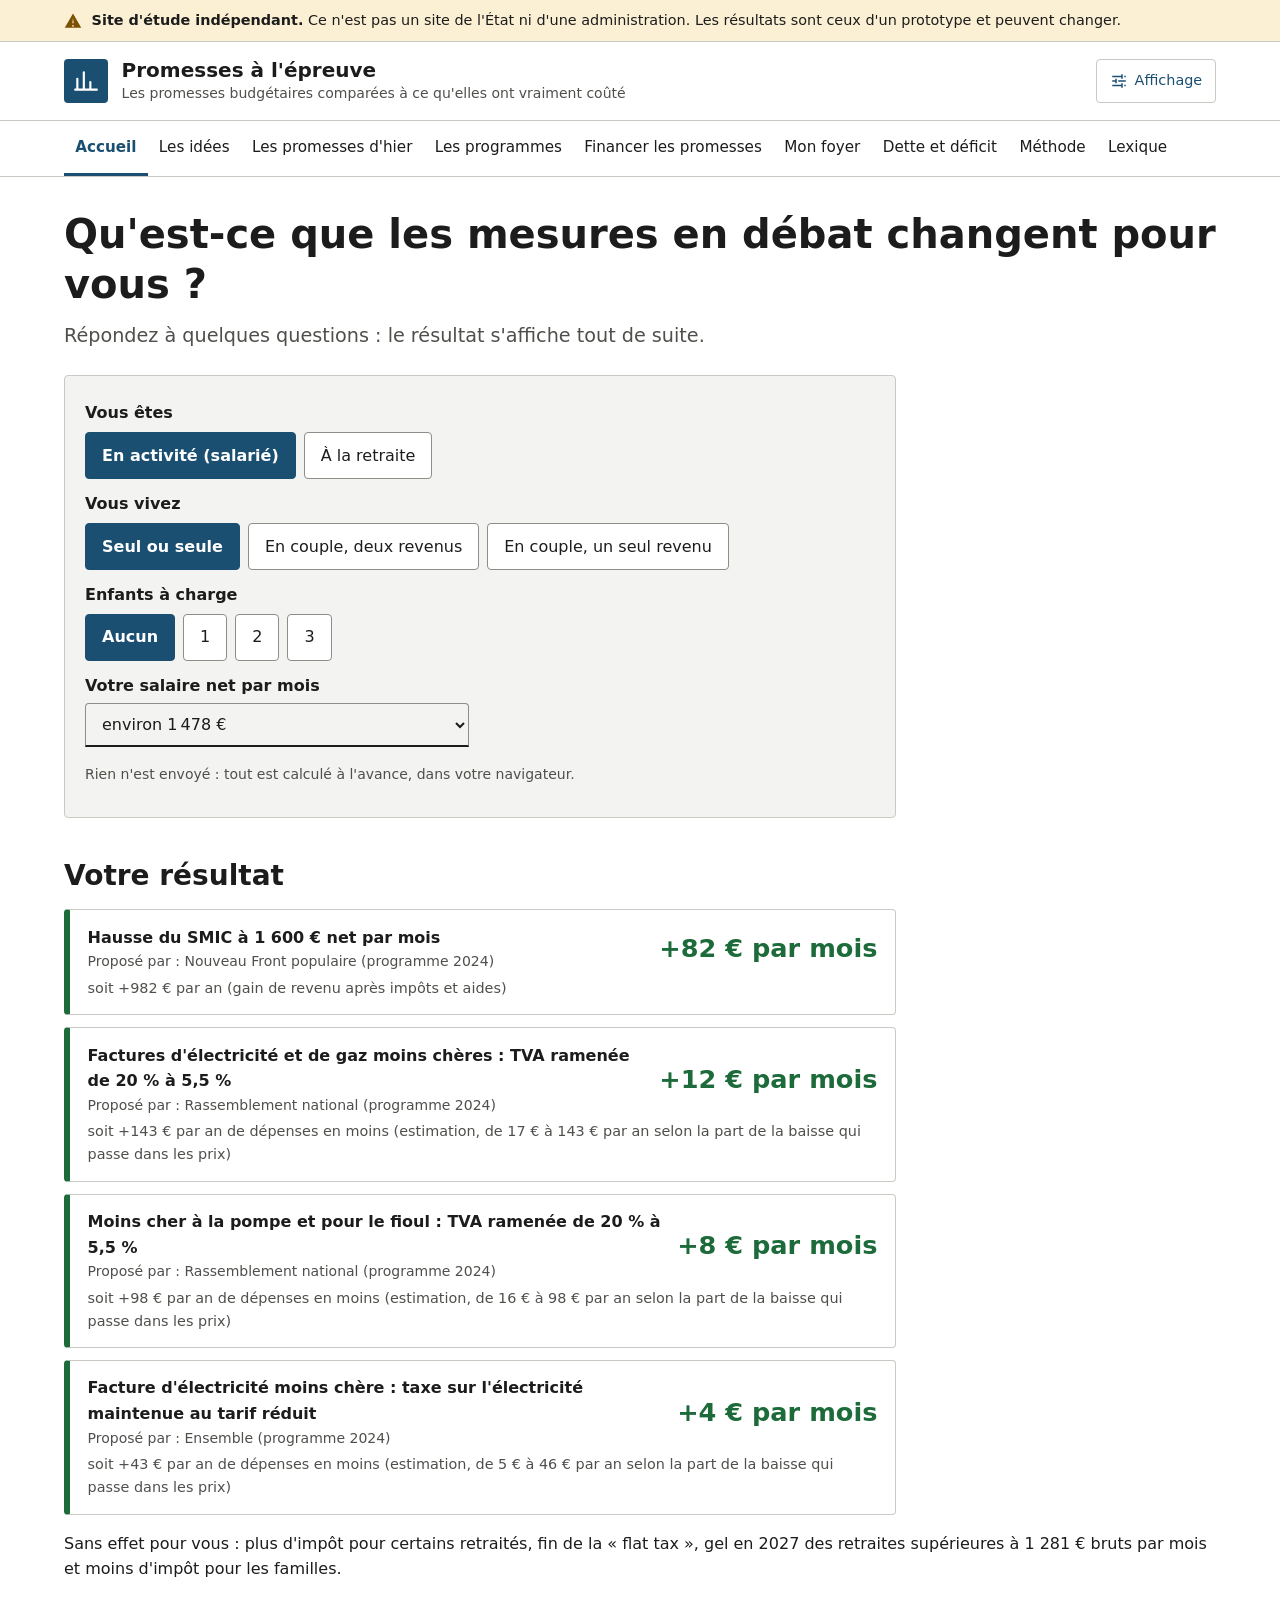
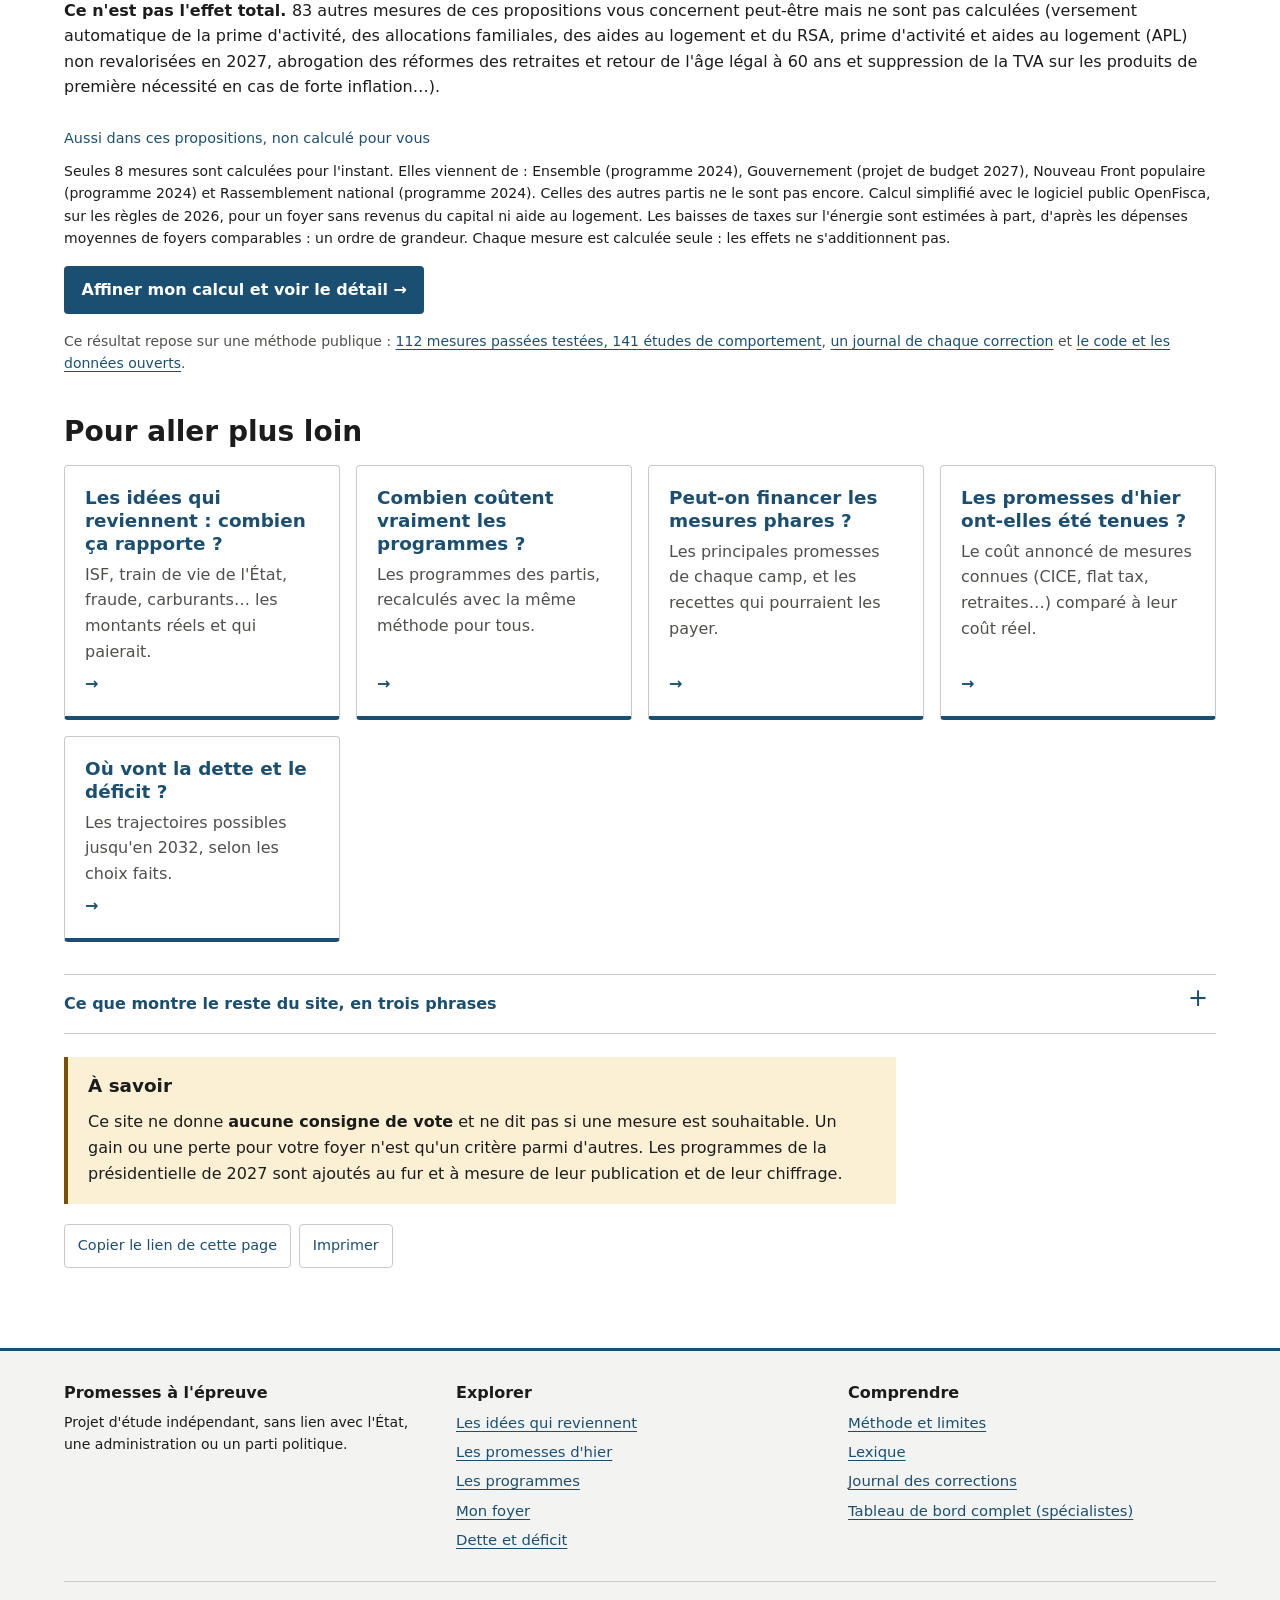
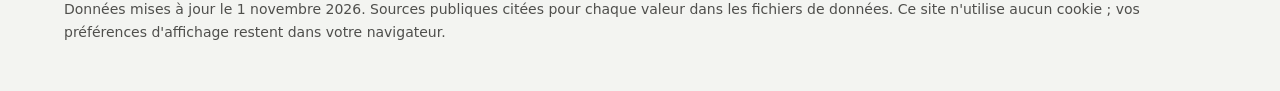
<file: web/index.html>
<!doctype html>
<html lang="fr">
<head>
<meta charset="utf-8">
<meta name="viewport" content="width=device-width, initial-scale=1">
<title>Promesses à l'épreuve</title>
<meta name="description" content="Les promesses budgétaires passées comparées à leur coût réel, et ce que cela dit des programmes actuels. Projet d'étude indépendant.">
<link rel="stylesheet" href="site.css">
<script>
  // Thème et taille du texte appliqués avant l'affichage, pour éviter un clignement.
  try {
    const t = localStorage.getItem("ce-theme"), s = localStorage.getItem("ce-taille");
    if (t === "light" || t === "dark") document.documentElement.dataset.theme = t;
    if (s === "grand" || s === "tres-grand") document.documentElement.dataset.taille = s;
  } catch (e) {}
</script>
<script src="vendor/d3-7.9.0.min.js" defer></script>
<script src="site.js" defer></script>
</head>
<body>
<a class="skip" href="#contenu">Aller au contenu</a>

<aside class="notice" aria-label="Avertissement">
  <div class="wrap">
    <svg width="18" height="18" viewBox="0 0 24 24" aria-hidden="true"><path fill="currentColor" d="M12 2 1 21h22L12 2Zm0 6 .9 7h-1.8L12 8Zm0 9.2a1.2 1.2 0 1 1 0 2.4 1.2 1.2 0 0 1 0-2.4Z"/></svg>
    <p style="margin:0"><strong>Site d'étude indépendant.</strong> Ce n'est pas un site de l'État ni d'une administration. Les résultats sont ceux d'un prototype et peuvent changer.</p>
  </div>
</aside>

<header class="header">
  <div class="wrap">
    <a class="brand" href="#/accueil">
      <span class="brand-mark" aria-hidden="true">
        <svg width="26" height="26" viewBox="0 0 24 24"><path fill="none" stroke="currentColor" stroke-width="2" stroke-linecap="round" d="M4 20V10M10 20V4M16 20v-7M22 20H2"/></svg>
      </span>
      <span>
        <span class="brand-name">Promesses à l'épreuve</span>
        <span class="brand-tag">Les promesses budgétaires comparées à ce qu'elles ont vraiment coûté</span>
      </span>
    </a>
    <div class="tools">
      <button class="btn-tool" type="button" id="btn-settings" aria-expanded="false" aria-controls="settings">
        <svg width="18" height="18" viewBox="0 0 24 24" aria-hidden="true"><path fill="currentColor" d="M3 5h12v2H3V5Zm16 0h2v2h-2V5Zm-4-2h2v6h-2V3ZM3 11h4v2H3v-2Zm8 0h10v2H11v-2ZM7 9h2v6H7V9Zm-4 8h12v2H3v-2Zm16 0h2v2h-2v-2Zm-4-2h2v6h-2v-6Z"/></svg>
        Affichage
      </button>
    </div>
  </div>
</header>

<p class="print-only wrap small" id="print-info"></p>

<nav class="nav" id="nav" aria-label="Menu principal">
  <div class="wrap">
    <button class="btn-tool nav-toggle" type="button" id="btn-menu" aria-expanded="false" aria-controls="menu">Menu</button>
    <ul id="menu">
      <li><a href="#/accueil">Accueil</a></li>
      <li><a href="#/idees">Les idées</a></li>
      <li><a href="#/hier">Les promesses d'hier</a></li>
      <li><a href="#/programmes">Les programmes</a></li>
      <li><a href="#/equilibre">Financer les promesses</a></li>
      <li><a href="#/foyer">Mon foyer</a></li>
      <li><a href="#/demain">Dette et déficit</a></li>
      <li><a href="#/methode">Méthode</a></li>
      <li><a href="#/lexique">Lexique</a></li>
    </ul>
  </div>
</nav>

<div class="wrap">
  <section class="settings" id="settings" hidden aria-labelledby="settings-titre">
    <h2 id="settings-titre" style="margin-top:0;font-size:1.15rem">Paramètres d'affichage</h2>
    <fieldset>
      <legend>Couleurs</legend>
      <div class="opts">
        <label class="check"><input type="radio" name="theme" value="system"> Comme mon appareil</label>
        <label class="check"><input type="radio" name="theme" value="light"> Clair</label>
        <label class="check"><input type="radio" name="theme" value="dark"> Sombre</label>
      </div>
    </fieldset>
    <fieldset>
      <legend>Taille du texte</legend>
      <div class="opts">
        <label class="check"><input type="radio" name="taille" value="normal"> Normale</label>
        <label class="check"><input type="radio" name="taille" value="grand"> Grande</label>
        <label class="check"><input type="radio" name="taille" value="tres-grand"> Très grande</label>
      </div>
    </fieldset>
    <button class="btn-tool" type="button" id="btn-settings-close">Fermer</button>
  </section>
</div>

<main id="contenu" tabindex="-1">
<div class="wrap">
  <div id="chargement" class="loading" role="status">Chargement des données…</div>

  <!-- ==================================================================== ACCUEIL -->
  <section class="view" id="v-accueil" data-titre="Accueil" hidden>
    <h1 style="margin-top:2rem">Qu'est-ce que les mesures en débat changent pour vous ?</h1>
    <p class="lede">Répondez à quelques questions : le résultat s'affiche tout de suite.</p>

    <form class="sim" id="sim-accueil" aria-describedby="acc-aide">
      <fieldset class="choices"><legend>Vous êtes</legend>
        <label class="choice"><input type="radio" name="statut" value="actif" checked><span>En activité (salarié)</span></label>
        <label class="choice"><input type="radio" name="statut" value="retraite"><span>À la retraite</span></label>
      </fieldset>
      <fieldset class="choices"><legend>Vous vivez</legend>
        <label class="choice"><input type="radio" name="composition" value="seul" checked><span>Seul ou seule</span></label>
        <label class="choice"><input type="radio" name="composition" value="couple_2"><span>En couple, deux revenus</span></label>
        <label class="choice"><input type="radio" name="composition" value="couple_1"><span>En couple, un seul revenu</span></label>
      </fieldset>
      <fieldset class="choices" id="acc-enfants"><legend>Enfants à charge</legend>
        <label class="choice"><input type="radio" name="enfants" value="0" checked><span>Aucun</span></label>
        <label class="choice"><input type="radio" name="enfants" value="1"><span>1</span></label>
        <label class="choice"><input type="radio" name="enfants" value="2"><span>2</span></label>
        <label class="choice"><input type="radio" name="enfants" value="3"><span>3</span></label>
      </fieldset>
      <div class="field"><label for="acc-niveau" id="acc-niveau-l">Votre salaire net par mois</label><select id="acc-niveau"></select></div>
      <p class="small muted" id="acc-aide">Rien n'est envoyé : tout est calculé à l'avance, dans votre navigateur.</p>
    </form>

    <div aria-live="polite" id="acc-resultat">
      <h2>Votre résultat</h2>
      <ul class="foyer-result" id="acc-result" aria-label="Mesures qui changent votre revenu"></ul>
      <p id="acc-neutre"></p>
      <div id="acc-nonchiffre"></div>
    </div>
    <p class="small" id="acc-limites"></p>
    <p><a class="cta" id="acc-affiner" href="#/foyer">Affiner mon calcul et voir le détail →</a></p>
    <p class="small muted" id="acc-profondeur"></p>

    <h2>Pour aller plus loin</h2>
    <ul class="tiles">
      <li class="tile"><h3><a href="#/idees">Les idées qui reviennent : combien ça rapporte ?</a></h3><p>ISF, train de vie de l'État, fraude, carburants… les montants réels et qui paierait.</p><span class="arrow" aria-hidden="true">→</span></li>
      <li class="tile"><h3><a href="#/programmes">Combien coûtent vraiment les programmes ?</a></h3><p>Les programmes des partis, recalculés avec la même méthode pour tous.</p><span class="arrow" aria-hidden="true">→</span></li>
      <li class="tile"><h3><a href="#/equilibre">Peut-on financer les mesures phares ?</a></h3><p>Les principales promesses de chaque camp, et les recettes qui pourraient les payer.</p><span class="arrow" aria-hidden="true">→</span></li>
      <li class="tile"><h3><a href="#/hier">Les promesses d'hier ont-elles été tenues ?</a></h3><p>Le coût annoncé de mesures connues (CICE, flat tax, retraites…) comparé à leur coût réel.</p><span class="arrow" aria-hidden="true">→</span></li>
      <li class="tile"><h3><a href="#/demain">Où vont la dette et le déficit ?</a></h3><p>Les trajectoires possibles jusqu'en 2032, selon les choix faits.</p><span class="arrow" aria-hidden="true">→</span></li>
    </ul>

    <details class="acc"><summary>Ce que montre le reste du site, en trois phrases</summary><div class="acc-body">
      <ul class="big">
        <li><strong>Le coût d'une mesure est souvent bien estimé.</strong> Sur <span data-k="mes_n"></span> mesures passées, l'erreur habituelle est d'environ <span data-k="mes_mediane"></span>.</li>
        <li><strong>Les bénéfices promis le sont beaucoup moins.</strong> Les emplois ou investissements annoncés arrivent rarement : <span data-k="eff_rates"></span> effets promis sur <span data-k="eff_n"></span> n'ont pas été atteints.</li>
        <li><strong>Les objectifs de déficit sont presque toujours manqués.</strong> Trois ans après, le <a class="term" href="#/lexique/deficit">déficit</a> réel dépasse l'objectif d'environ <span data-k="ps_biais"></span> de la richesse nationale, soit près de <span data-k="ps_md"></span> par an aujourd'hui.</li>
      </ul>
      <p><a href="#/methode">Comment c'est calculé ?</a> · <a href="#/lexique">Lexique</a></p>
    </div></details>

    <div class="callout warn">
      <h2>À savoir</h2>
      <p>Ce site ne donne <strong>aucune consigne de vote</strong> et ne dit pas si une mesure est souhaitable. Un gain ou une perte pour votre foyer n'est qu'un critère parmi d'autres. <span id="note-scrutin"></span></p>
    </div>
  </section>

  <!-- ==================================================================== IDÉES -->
  <section class="view" id="v-idees" data-titre="Les idées qui reviennent" hidden>
    <nav class="crumb" aria-label="Vous êtes ici"><ol><li><a href="#/accueil">Accueil</a></li><li aria-current="page">Les idées qui reviennent</li></ol></nav>
    <h1>Les idées qui reviennent : combien ça rapporte vraiment ?</h1>
    <p class="lede">Des idées souvent écrites dans les cahiers citoyens de 2019, ou testées dans un sondage en 2026. Pour chacune : ce qu'elle rapporterait ou coûterait, si l'on peut se fier au chiffre, et qui paierait.</p>

    <div class="callout">
      <h2>Pour comparer</h2>
      <p class="big" id="idees-repere"></p>
    </div>

    <div class="chart-block">
      <h3>Ce que chaque idée rapporterait ou coûterait, par an</h3>
      <div class="filters">
        <fieldset class="choices"><legend>Dans chaque groupe, trier par</legend>
          <label class="choice"><input type="radio" name="tri-idees" value="montant" checked><span>Le montant</span></label>
          <label class="choice"><input type="radio" name="tri-idees" value="faisable"><span>Ce qui est le plus avancé</span></label>
        </fieldset>
      </div>
      <p class="how">Trois groupes : faire payer davantage et dépenser moins rapporteraient ; baisser des taxes coûterait. La couleur dit où en est chaque idée. Montant de la source, avant la règle du site ; quand plusieurs chiffrages existent, le plus élevé.</p>
      <ul class="legend" id="lg-idees"></ul>
      <div class="chart" id="ch-idees"></div>
      <p class="small muted" id="nt-idees"></p>
    </div>

    <div class="tbl-wrap" id="tb-idees"></div>
    <p class="small muted">Chaque idée est détaillée plus bas : son montant, si l'on peut se fier au chiffre, et qui paierait.</p>

    <div id="idees-liste"></div>

    <div class="callout warn">
      <h2>Comment ces idées ont été choisies</h2>
      <p>Le site ne les a pas choisies. Une idée figure ici si elle a un effet sur le budget et si elle remplit l'une de ces deux conditions : la synthèse officielle des cahiers citoyens et courriers du Grand débat national (Roland Berger, Bluenove et Cognito, juin 2019) compte au moins 5 000 fois la proposition ; ou elle a été testée dans un sondage national publié en 2026. Les cahiers eux-mêmes, ouverts dans les mairies fin 2018 et début 2019, sont conservés aux archives départementales, et leur version numérisée aux Archives nationales. L'association « Des cahiers pour décider et agir » prépare leur restitution, avec Data For Good.</p>
      <p>Le site ne dit pas si une idée est bonne : un petit montant peut compter pour d'autres raisons, et un gros montant a un coût pour ceux qui paient.</p>
    </div>
  </section>

  <!-- ==================================================================== HIER -->
  <section class="view" id="v-hier" data-titre="Les promesses d'hier" hidden>
    <nav class="crumb" aria-label="Vous êtes ici"><ol><li><a href="#/accueil">Accueil</a></li><li aria-current="page">Les promesses d'hier</li></ol></nav>
    <h1>Les promesses d'hier ont-elles été tenues ?</h1>
    <p class="lede">On compare ce que l'État annonçait avant de voter une mesure à ce qu'elle a réellement coûté ou rapporté, d'après les évaluations faites après coup.</p>

    <div class="callout">
      <h2>En bref</h2>
      <ul>
        <li>Le coût des mesures est en général bien prévu : <span data-k="mes_15"></span> mesures sur <span data-k="mes_n"></span> sont tombées à moins de 15 % près.</li>
        <li>Les gros écarts viennent surtout des mesures qui dépendent du comportement des gens (placements, demande d'une aide).</li>
        <li>Les effets promis (emplois, investissements) sont souvent bien plus faibles qu'annoncé.</li>
        <li>Les objectifs de déficit à trois ans ont été trop optimistes <span data-k="ps_opt"></span> fois sur <span data-k="ps_n3"></span>.</li>
      </ul>
    </div>

    <h2>1. Le coût des mesures : plutôt bien estimé</h2>
    <p class="prose">Chaque carré représente une mesure passée. On regarde l'écart entre le coût annoncé et le coût réel.</p>
    <div class="chart-block">
      <h3>Précision des chiffrages officiels</h3>
      <p class="how">Un carré par mesure, coloré selon l'écart entre l'annonce et la réalité.</p>
      <ul class="legend" id="lg-waffle"></ul>
      <div class="chart" id="ch-waffle"></div>
    </div>
    <div class="chart-block">
      <h3>Écart mesure par mesure</h3>
      <p class="how">En pourcentage du coût annoncé. <span class="pos">À droite (vert)</span> : mieux que prévu pour les finances publiques. <span class="neg">À gauche (rouge)</span> : pire que prévu.</p>
      <div class="chart" id="ch-ecarts"></div>
      <details class="data-toggle"><summary>Voir ces données sous forme de tableau</summary><div class="tbl-wrap tall" id="tb-ecarts"></div></details>
    </div>

    <h2>2. Les effets promis : c'est là que les annonces dérapent</h2>
    <p class="prose">Une mesure est souvent défendue par ses bénéfices attendus : des emplois créés, des prix en baisse, des investissements. Voici ce qui a été mesuré ensuite.</p>
    <div class="cards" id="cards-effets"></div>

    <h2>3. Les objectifs de déficit : presque toujours trop optimistes</h2>
    <p class="prose">Chaque année, le gouvernement publie un <a class="term" href="#/lexique/pstab">programme de stabilité</a> qui fixe un objectif de déficit pour les années suivantes. Le graphique montre de combien le déficit réel a dépassé l'objectif, trois ans plus tard.</p>
    <div class="chart-block">
      <h3>Dépassement de l'objectif de déficit à trois ans</h3>
      <p class="how">En points de <a class="term" href="#/lexique/pib">PIB</a>. Plus la barre est haute, plus l'objectif était optimiste. Les années de crise (en gris) sont mises à part.</p>
      <ul class="legend" id="lg-ps"></ul>
      <div class="chart" id="ch-ps"></div>
      <details class="data-toggle"><summary>Voir ces données sous forme de tableau</summary><div class="tbl-wrap tall" id="tb-ps"></div></details>
    </div>
    <div class="chart-block">
      <h3>Et ailleurs en Europe ?</h3>
      <p class="how">Erreur moyenne des prévisions officielles de déficit à trois ans, en points de PIB (étude Frankel et Schreger, période antérieure à 2012). Plus la barre est longue, plus les prévisions étaient optimistes.</p>
      <div class="chart" id="ch-pairs"></div>
    </div>

    <div class="accs">
      <details class="acc"><summary>Pour aller plus loin : le détail des mesures et leurs sources</summary><div class="acc-body">
        <p class="prose small muted">Montants en milliards d'euros par an. « Fiabilité » indique si la source a été lue directement (élevée), via une source secondaire (moyenne) ou si elle est fragile (faible). Les mesures exclues de la statistique principale sont signalées : dispositifs liés aux prix de l'énergie, sources fragiles, et mesures choisies parce qu'une règle de correction s'y applique, qui servent à tester la méthode mais ne représentent pas l'ensemble des chiffrages officiels.</p>
        <div class="tbl-wrap tall" id="tb-mesures"></div>
      </div></details>
      <details class="acc"><summary>Pour aller plus loin : l'erreur par cause</summary><div class="acc-body">
        <div class="tbl-wrap" id="tb-causes"></div>
      </div></details>
    </div>
  </section>

  <!-- ==================================================================== PROGRAMMES -->
  <section class="view" id="v-programmes" data-titre="Les programmes" hidden>
    <nav class="crumb" aria-label="Vous êtes ici"><ol><li><a href="#/accueil">Accueil</a></li><li aria-current="page">Les programmes</li></ol></nav>
    <h1>Combien coûtent vraiment les programmes ?</h1>
    <p class="lede" id="lede-programmes"></p>
    <fieldset class="choices" id="choix-scrutin" hidden><legend>Élection</legend></fieldset>
    <fieldset class="choices" id="choix-progs" hidden><legend>Programmes affichés</legend></fieldset>

    <div class="callout">
      <h2>En bref</h2>
      <ul id="bref-programmes"></ul>
    </div>
    <p class="prose"><strong>Bon à savoir.</strong> <span data-k="limite_methode"></span> <a href="#/methode">Voir le test de la méthode</a>.</p>

    <h2>1. Trois chiffrages pour chaque programme</h2>
    <ul class="prose">
      <li><strong>Annoncé par le parti</strong> : ce que le parti dit de son propre programme.</li>
      <li><strong>Chiffrage indépendant de départ</strong> : pour chaque mesure, le chiffrage d'un organisme indépendant (Institut Montaigne, iFRAP, OFCE…). Quand il manque, on prend la médiane des autres chiffrages. La provenance est indiquée sous chaque programme.</li>
      <li><strong>Après correction</strong> : ce même chiffrage, corrigé avec les erreurs constatées dans le passé (voir <a href="#/methode">la méthode</a>).</li>
    </ul>
    <div class="cards" id="cards-programmes"></div>
    <div class="chart-block">
      <h3>Effet sur les comptes publics</h3>
      <p class="how">En milliards d'euros par an. Une barre vers la gauche signifie que le programme <strong>augmente le déficit</strong>.</p>
      <ul class="legend" id="lg-app"></ul>
      <div class="chart" id="ch-app"></div>
    </div>

    <h2>2. Quel déficit en 2027 ?</h2>
    <p class="prose">Le déficit de 2027 additionne trois éléments : la prévision officielle au moment de l'élection, le dépassement habituel de ce type de prévision (voir <a href="#/hier">les promesses d'hier</a>) et le coût du programme.</p>
    <div class="chart-block">
      <h3>Déficit public en 2027, en % du PIB</h3>
      <p class="how" id="def-how"></p>
      <ul class="legend" id="lg-def"></ul>
      <div class="chart" id="ch-def"></div>
    </div>

    <h2>3. Le résultat dépend surtout de qui fait le calcul</h2>
    <p class="prose">Plusieurs organismes ont chiffré ces programmes, avec des résultats très différents. Nos corrections changent le résultat de quelques milliards ; le choix du chiffrage de départ le change bien plus.</p>
    <div class="chart-block">
      <h3>Effet sur les comptes publics selon l'organisme, après correction</h3>
      <p class="how">En milliards d'euros par an. Les mesures qu'un organisme n'a pas chiffrées sont complétées avec la médiane des autres. Chaque organisme garde sa propre situation de départ, qui peut différer de la nôtre (le droit de juin 2024) : une même mesure peut y valoir zéro chez l'un et être comptée chez l'autre.</p>
      <div class="chart" id="ch-sens"></div>
    </div>

    <div class="accs">
      <details class="acc"><summary>Pour aller plus loin : mesure par mesure</summary><div class="acc-body">
        <p class="prose small muted">Effet sur le solde public en milliards d'euros par an (négatif = hausse du déficit). La colonne « Après correction » applique la règle indiquée au chiffrage indépendant.</p>
        <div class="field"><label for="f-prog">Programme</label><select id="f-prog"></select></div>
        <div class="tbl-wrap tall" id="tb-app"></div>
      </div></details>
      <details class="acc"><summary>Pour aller plus loin : tous les chiffreurs</summary><div class="acc-body">
        <p class="prose small muted">« Propre » : les seules lignes chiffrées par l'organisme. « Complété » : les lignes manquantes sont remplies par la médiane des autres chiffreurs indépendants. Asterès travaillait avec les recettes communiquées par le parti.</p>
        <div class="tbl-wrap" id="tb-sens"></div>
      </div></details>
      <details class="acc"><summary>Pour aller plus loin : quelle part des corrections est confirmée par le passé ?</summary><div class="acc-body">
        <p class="prose small muted">Chaque correction repose sur une règle. Certaines règles ont été vérifiées sur des mesures passées (confirmées), d'autres sur moins de cinq cas (trop peu de cas) ou pas encore (non testées). Montants en milliards d'euros.</p>
        <div class="tbl-wrap" id="tb-confiance"></div>
      </div></details>
    </div>
  </section>

  <!-- ==================================================================== EQUILIBRE -->
  <section class="view" id="v-equilibre" data-titre="Financer les promesses" hidden>
    <nav class="crumb" aria-label="Vous êtes ici"><ol><li><a href="#/accueil">Accueil</a></li><li aria-current="page">Financer les promesses</li></ol></nav>
    <h1>Peut-on financer les mesures phares ?</h1>
    <p class="lede">Exercice : on garde les mesures les plus emblématiques de chaque camp, et on cherche à les payer avec des recettes ou des économies qui correspondent à ses idées.</p>

    <div class="callout warn">
      <h2>Scénarios construits par ce site, pas les programmes des partis</h2>
      <p>Les mesures phares viennent des programmes de 2024. Les recettes et économies qui les financent ont été <strong>choisies par ce site</strong> parmi des mesures proches des idées de chaque camp : ce ne sont pas des propositions des partis. Le résultat dépend donc beaucoup de nos choix de construction (voir « Ce que ces scénarios ne disent pas »).</p>
    </div>

    <div class="callout">
      <h2>En bref</h2>
      <ul id="bref-equilibre"></ul>
    </div>

    <h2>1. Deux scénarios</h2>
    <ul class="prose">
      <li><strong>LFI intégral</strong> : les mesures phares telles que promises, financées par des impôts sur le capital, le patrimoine et les grandes entreprises, choisis par ce site.</li>
      <li><strong>Ensemble</strong> : les mesures phares financées par des économies choisies par ce site, sans hausse d'impôts sur les actifs.</li>
    </ul>
    <p class="prose">Le point de départ est la loi en vigueur. Les mesures déjà votées ou déjà inscrites au budget 2027 ne sont pas comptées deux fois.</p>
    <p class="prose">Chaque carte donne le solde estimé et sa fourchette. Quand une hypothèse que les programmes ne tranchent pas change le résultat, les deux lectures sont affichées côte à côte. La « part confirmée » indique quelle part des corrections repose sur une règle que le test sur le passé a confirmée (<a href="#/methode">Méthode</a>).</p>
    <div class="cards" id="cards-paniers"></div>

    <h3>Ce que ces scénarios ne disent pas</h3>
    <ul class="prose">
      <li><strong>Les financements sont nos choix.</strong> Un autre choix de recettes ou d'économies, tout aussi fidèle aux idées d'un camp, donnerait un autre solde.</li>
      <li><strong>Pas de version « corrigée » des programmes.</strong> On pourrait réduire une mesure ou ajouter une recette pour améliorer un solde, mais ce ne serait qu'un choix parmi beaucoup d'autres, et il reviendrait aux partis et aux électeurs, pas à ce site.</li>
      <li><strong>Ensemble disposait de peu de leviers.</strong> Ses principales économies (sous-indexation des pensions, abattement des retraités…) sont déjà dans le budget 2027 et ne peuvent pas être comptées une seconde fois. Son solde reflète donc le point de départ autant que ses idées.</li>
      <li><strong>Le SMIC change fortement le résultat.</strong> Le budget 2027 gèle le SMIC qui sert au calcul des allègements de charges. Si la hausse du SMIC voulue par LFI s'accompagnait d'un dégel, le solde se dégraderait <span data-k="degel_ecart"></span>. Les programmes ne disent pas encore laquelle des deux lectures s'applique.</li>
      <li><strong>Peu de corrections sont confirmées.</strong> La plupart des règles appliquées ici n'ont pas pu être vérifiées sur le passé, faute de mesure comparable.</li>
    </ul>

    <h2>2. Une estimation, avec sa marge d'incertitude</h2>
    <p class="prose">Aucun chiffrage n'est exact. On a donc refait le calcul des milliers de fois en faisant varier les erreurs possibles. Le trait montre la fourchette dans laquelle le résultat tombe <strong>8 fois sur 10</strong>.</p>
    <div class="chart-block">
      <h3>Solde de chaque scénario, avec sa fourchette</h3>
      <p class="how">En milliards d'euros par an. À droite de zéro, le scénario dégage un excédent ; à gauche, il creuse le déficit. Quand l'hypothèse sur les allègements de charges change le résultat, les deux lectures ont chacune leur ligne.</p>
      <ul class="legend" id="lg-inc"></ul>
      <div class="chart" id="ch-inc"></div>
    </div>

    <div class="accs">
      <details class="acc"><summary>Pour aller plus loin : chaque mesure et chaque recette</summary><div class="acc-body">
        <p class="prose small muted">« Statique » : chiffrage d'origine. « Après correction » : après application de la règle. Milliards d'euros par an.</p>
        <div class="field"><label for="f-var">Scénario</label><select id="f-var"><option value="">Tous les scénarios</option></select></div>
        <div class="tbl-wrap tall" id="tb-pan"></div>
      </div></details>
      <details class="acc"><summary>Pour aller plus loin : variantes et fourchettes détaillées</summary><div class="acc-body">
        <p class="prose small muted">« Loi votée seule » retire du point de départ ce que les projets de budget 2027 n'ont pas encore fait voter. La variante « dégel » suppose que la hausse du SMIC rend aux allègements de charges leur indexation. P10, P50 et P90 : 10 %, 50 % et 90 % des tirages sont en dessous de cette valeur.</p>
        <div class="tbl-wrap" id="tb-inc"></div>
      </div></details>
    </div>
  </section>

  <!-- ==================================================================== FOYER -->
  <section class="view" id="v-foyer" data-titre="Mon foyer" hidden>
    <nav class="crumb" aria-label="Vous êtes ici"><ol><li><a href="#/accueil">Accueil</a></li><li aria-current="page">Mon foyer</li></ol></nav>
    <h1>Qu'est-ce que cela change pour mon foyer ?</h1>
    <p class="lede">Des mesures débattues, calculées pour de nombreuses situations. Décrivez la vôtre : le site affiche le cas calculé le plus proche.</p>

    <div class="callout">
      <h2>En bref</h2>
      <ul id="bref-foyer"></ul>
    </div>

    <form class="sim" id="sim-foyer" aria-describedby="sim-aide">
      <p class="small muted" id="sim-aide">Rien n'est envoyé : tout est calculé à l'avance et le choix se fait dans votre navigateur.</p>
      <fieldset class="choices"><legend>Vous êtes</legend>
        <label class="choice"><input type="radio" name="statut" value="actif" checked><span>En activité (salarié)</span></label>
        <label class="choice"><input type="radio" name="statut" value="retraite"><span>À la retraite</span></label>
      </fieldset>
      <fieldset class="choices"><legend>Vous vivez</legend>
        <label class="choice"><input type="radio" name="composition" value="seul" checked><span>Seul ou seule</span></label>
        <label class="choice"><input type="radio" name="composition" value="couple_2"><span>En couple, deux revenus</span></label>
        <label class="choice"><input type="radio" name="composition" value="couple_1"><span>En couple, un seul revenu</span></label>
      </fieldset>
      <fieldset class="choices" id="sim-enfants"><legend>Enfants à charge</legend>
        <label class="choice"><input type="radio" name="enfants" value="0" checked><span>Aucun</span></label>
        <label class="choice"><input type="radio" name="enfants" value="1"><span>1</span></label>
        <label class="choice"><input type="radio" name="enfants" value="2"><span>2</span></label>
        <label class="choice"><input type="radio" name="enfants" value="3"><span>3</span></label>
      </fieldset>
      <div class="filters">
        <div class="field"><label for="sim-niveau" id="sim-niveau-l">Salaire net par mois, par personne qui travaille</label><select id="sim-niveau"></select></div>
        <div class="field"><label for="sim-capital">Dividendes reçus par le foyer, par an</label><select id="sim-capital"></select></div>
      </div>
    </form>

    <div aria-live="polite">
      <p class="big" id="foyer-intro"></p>
      <ul class="foyer-result" id="foyer-result" aria-label="Effet de chaque mesure"></ul>
      <div id="foyer-nonchiffre"></div>
    </div>

    <div class="callout warn">
      <h2>Limites de ce calcul</h2>
      <p>Ces situations sont des exemples simplifiés, calculés avec le logiciel public <a class="term" href="#/lexique/openfisca">OpenFisca</a> sur les règles de 2026 : revenus ronds, pas de loyer ni d'aide au logement, enfants de 4, 7 et 10 ans. Les salaires sont exprimés en SMIC : celui en vigueur à la date du calcul, depuis la revalorisation du 1er juin 2026. Votre situation réelle peut être différente. Les mesures viennent de programmes différents : leurs effets ne s'additionnent pas. Les seuils de la loi créent parfois des effets inattendus : une pension un peu plus basse peut faire passer le foyer sous le seuil d'exonération de la CSG et augmenter son revenu disponible. Les mesures sont appliquées comme si elles étaient en place depuis plusieurs années (régime permanent). Les baisses de TVA ou de taxes sur l'énergie ne changent pas le revenu mais les prix : leur effet est une estimation à part, qui ne s'ajoute pas au revenu. Elle part des dépenses d'énergie moyennes des foyers de même niveau de vie et de même composition (enquête Budget de famille 2017 de l'Insee, ramenée au niveau de 2024), pas de votre consommation réelle. La fourchette dépend de la part de la baisse de taxe que les vendeurs répercutent dans les prix : intégrale pour les tarifs réglementés et la remise carburant de 2022, beaucoup plus faible dans d'autres baisses de TVA en Europe. L'effet sur l'ensemble de la population, par niveau de revenu, n'est pas encore calculé : il faudrait des données d'enquête dont l'accès est réservé aux chercheurs habilités.</p>
    </div>

    <div class="accs">
      <details class="acc"><summary>Comment chaque mesure est calculée</summary><div class="acc-body">
        <ul class="prose small" id="foyer-regles"></ul>
      </div></details>
      <details class="acc"><summary>Pour aller plus loin : les foyers types du rapport</summary><div class="acc-body">
        <p class="prose small muted">Gain ou perte annuels de revenu disponible, en euros (entre parenthèses : en % du revenu disponible). Pour les mesures « effet par les prix », baisse de dépenses estimée (valeur centrale). Toutes les situations du simulateur sont dans le fichier <a href="../data/distributif_grille.csv" download>distributif_grille.csv</a>.</p>
        <div class="tbl-wrap" id="tb-dist"></div>
      </div></details>
    </div>
  </section>

  <!-- ==================================================================== DEMAIN -->
  <section class="view" id="v-demain" data-titre="Dette et déficit" hidden>
    <nav class="crumb" aria-label="Vous êtes ici"><ol><li><a href="#/accueil">Accueil</a></li><li aria-current="page">Dette et déficit</li></ol></nav>
    <h1>Où vont la dette et le déficit d'ici 2032 ?</h1>
    <p class="lede">On prolonge la trajectoire officielle du gouvernement, puis on la corrige de son optimisme habituel, et enfin on ajoute l'effet de chaque programme de parti et de chaque scénario de financement construit par ce site (<a href="#/equilibre">Financer les promesses</a>).</p>

    <div class="callout">
      <h2>En bref</h2>
      <ul id="bref-demain"></ul>
    </div>

    <div class="chart-block">
      <h3 id="titre-proj">Dette publique, en % du PIB</h3>
      <div class="filters">
        <fieldset class="choices"><legend>Afficher</legend>
          <label class="choice"><input type="radio" name="ind" value="dette_pct" checked><span>La dette</span></label>
          <label class="choice"><input type="radio" name="ind" value="deficit_pct"><span>Le déficit</span></label>
        </fieldset>
        <fieldset class="choices"><legend>Taux d'intérêt</legend>
          <label class="check"><input type="checkbox" id="f-stress"> Simuler une hausse durable des taux (+0,25 point)</label>
        </fieldset>
      </div>
      <p class="how">Trait plein : années calculées à partir des budgets publiés. Pointillés : au-delà de 2029, simple prolongation des tendances.</p>
      <ul class="legend" id="lg-proj"></ul>
      <div class="chart" id="ch-proj"></div>
      <p class="small muted" id="nt-proj"></p>
      <details class="data-toggle"><summary>Voir ces données sous forme de tableau</summary><div class="tbl-wrap" id="tb-proj"></div></details>
    </div>

    <div class="accs">
      <details class="acc"><summary>Pour aller plus loin : hypothèses de la projection</summary><div class="acc-body prose">
        <p>Point de départ : le déficit réalisé en 2025 (Insee), puis le projet de loi de finances 2027 pour 2026-2027 et la trajectoire communiquée au Haut Conseil des finances publiques jusqu'en 2029. Au-delà, le solde de 2029 et la croissance de 2030 sont reconduits.</p>
        <p>La « référence corrigée » ajoute le dépassement moyen constaté des programmes de stabilité. Chaque scénario part de cette référence et y ajoute son solde corrigé et les intérêts supplémentaires sur la dette.</p>
      </div></details>
    </div>
  </section>

  <!-- ==================================================================== METHODE -->
  <section class="view" id="v-methode" data-titre="Méthode" hidden>
    <nav class="crumb" aria-label="Vous êtes ici"><ol><li><a href="#/accueil">Accueil</a></li><li aria-current="page">Méthode</li></ol></nav>
    <h1>Comment c'est calculé ?</h1>
    <p class="lede">Le principe : apprendre des erreurs passées pour mieux lire les promesses présentes.</p>

    <h2>La méthode en quatre étapes</h2>
    <ol class="steps">
      <li><div><h3>Rassembler les chiffrages passés</h3><p>Pour des mesures votées depuis 2007, on relève le coût annoncé avant le vote, avec sa source.</p></div></li>
      <li><div><h3>Les comparer à la réalité</h3><p>On relève ce que la mesure a réellement coûté, d'après les évaluations publiques (Cour des comptes, France Stratégie, Sénat, Insee…).</p></div></li>
      <li><div><h3>En tirer des règles</h3><p>Les écarts répétés deviennent des règles de correction : par exemple, « diviser par trois les emplois promis ».</p></div></li>
      <li><div><h3>Les appliquer à tous, de la même façon</h3><p>Chaque règle s'applique à toute mesure du même type, quel que soit le parti. Un contrôle automatique le vérifie.</p></div></li>
    </ol>

    <h2>Les règles de correction</h2>
    <div class="tbl-wrap" id="tb-regles"></div>

    <h2>La méthode améliore-t-elle les chiffrages ?</h2>
    <p class="prose">Pour le savoir, on l'a testée sur les mesures passées : les règles de correction sont recalculées sans la mesure testée, puis on compare le chiffrage corrigé au coût réel. <strong>Ce test n'est pas en aveugle</strong> : <span data-k="val_connus"></span></p>
    <div class="callout" id="bref-validation"></div>

    <div class="accs">
      <details class="acc"><summary>Pour aller plus loin : résultats du test, groupe par groupe</summary><div class="acc-body">
        <p class="prose small muted">Erreur = écart au coût réel, en % du chiffrage initial. « Médiane » : l'erreur d'un cas typique ; « moyenne » : tient compte des gros ratés. Les règles ont été attribuées par des agents séparés, qui connaissaient souvent l'issue (voir plus haut) ; les facteurs calibrés sont recalculés sans la mesure testée.</p>
        <div class="tbl-wrap" id="tb-valr"></div>
      </div></details>
      <details class="acc"><summary>Pour aller plus loin : statut de chaque règle</summary><div class="acc-body">
        <div class="tbl-wrap" id="tb-valg"></div>
      </div></details>
      <details class="acc"><summary>Pour aller plus loin : hypothèses de comportement par défaut</summary><div class="acc-body">
        <p class="prose small muted">Comment les contribuables, les entreprises et l'économie réagissent à une mesure, à utiliser en l'absence d'étude propre à la mesure.</p>
        <div class="tbl-wrap" id="tb-hyp"></div>
      </div></details>
      <details class="acc"><summary>Pour aller plus loin : toutes les études de comportement (<span data-k="el_n"></span>)</summary><div class="acc-body">
        <div class="filters">
          <div class="field"><label for="f-domaine">Domaine</label><select id="f-domaine"><option value="">Tous les domaines</option></select></div>
          <div class="field"><label for="f-texte">Rechercher un mot</label><input id="f-texte" type="search" placeholder="TVA, SMIC, Danemark…"></div>
        </div>
        <p class="small muted" id="nb-elast" aria-live="polite"></p>
        <div class="tbl-wrap tall" id="tb-elast"></div>
      </div></details>
      <details class="acc"><summary>Pour aller plus loin : l'effet sur votre foyer des mesures qui passent par les prix</summary><div class="acc-body">
        <p class="prose">Une baisse de TVA ou de taxe sur l'énergie ne change pas votre revenu : elle change ce que vous payez. Le logiciel <a class="term" href="#/lexique/openfisca">OpenFisca</a>, qui calcule les impôts et les prestations, ne décrit pas vos achats. Ces mesures sont donc calculées à part, dans « Mon foyer » :</p>
        <ul class="prose">
          <li><strong>Dépense du foyer</strong> pour le produit visé (électricité, gaz, carburants) : celle des foyers comparables (même niveau de vie, même type de ménage) dans l'enquête Budget de famille 2017 de l'Insee, ramenée au niveau de 2024 avec les dépenses moyennes publiées par le ministère de la Transition écologique (SDES). Le niveau de vie du foyer vient du calcul d'OpenFisca.</li>
          <li><strong>Variation du prix</strong> : celle que produit la mesure sur le prix toutes taxes comprises.</li>
          <li><strong>Part de la baisse répercutée dans les prix</strong> : toute la baisse au centre, comme on l'a observé en France (tarifs réglementés de l'électricité, remise sur les carburants de 2022) ; la valeur basse vient de baisses de TVA dans d'autres pays européens, où les prix n'ont reculé que d'une petite partie de la baisse dans les premiers mois. C'est pourquoi le résultat est affiché avec sa fourchette.</li>
        </ul>
        <p class="prose">Effet = dépense × variation du prix × part répercutée. Les mesures de prix sans taxe (blocage des prix, gratuité des premiers kilowattheures, plafonnement des frais bancaires…) ne sont pas calculées : à leur place, on indique la part du budget des ménages qu'elles touchent.</p>
        <p class="prose small muted">Sources et valeurs : <a href="../data/consommation_menages.csv" download>consommation_menages.csv</a> (dépenses par poste), <a href="../data/parametres_bareme.csv" download>parametres_bareme.csv</a> (parts répercutées, seuils de niveau de vie), <a href="../data/distributif_reformes.csv" download>distributif_reformes.csv</a> (mesures calculées).</p>
      </div></details>
      <details class="acc"><summary>Pour aller plus loin : par rapport à quelle loi chaque mesure est comptée</summary><div class="acc-body">
        <p class="prose">Une mesure déjà prévue par la loi ne coûte rien de plus : il faut donc dire à partir de quelle loi on compte.</p>
        <ul class="prose">
          <li><strong>Programmes de 2024</strong> : par rapport à la loi de juin 2024. C'est la situation qu'ont prise les organismes qui les ont chiffrés pendant la campagne ; leurs chiffrages restent ainsi comparables entre eux. Ce que la loi et les budgets 2027 ont changé depuis (gel du point d'indice, gel des allègements de cotisations au niveau du SMIC, suspension de la réforme des retraites…) est indiqué sur la fiche de chaque mesure, pour information, sans changer son montant.</li>
          <li><strong>Paniers de mesures phares</strong> : par rapport à la loi votée en 2026 et aux budgets 2027 tels que proposés. Une mesure déjà en partie prévue n'est comptée que pour la part qui reste.</li>
        </ul>
        <p class="prose">Une même mesure peut donc coûter différemment dans les deux cas. Exemple : le SMIC à 1 600 € coûte 19 milliards dans le programme de 2024, car les allègements de cotisations suivaient alors le SMIC ; dans le panier, ces allègements sont gelés, et la hausse rapporte 2,3 milliards avant son effet sur l'emploi.</p>
      </div></details>
    </div>

    <h2>Les limites</h2>
    <ul class="prose">
      <li><strong>Peu d'exemples.</strong> Seules les mesures adoptées peuvent être vérifiées, et elles sont peu nombreuses. Les règles détectent de grosses erreurs, pas des détails.</li>
      <li><strong>Des coûts réels parfois incertains.</strong> Quand les évaluations divergent, on retient une valeur centrale. Pour les retraites, le coût « réel » est une réestimation, pas une économie constatée.</li>
      <li><strong>Des études étrangères.</strong> Certaines réactions des contribuables sont mesurées à l'étranger (Danemark, Suisse, États-Unis) et se transposent mal en France.</li>
      <li><strong>Le chiffreur de départ pèse lourd.</strong> <span data-k="lim_chiffreurs"></span> Les corrections ne changent le résultat que de quelques milliards et <strong>ne réduisent pas l'écart entre chiffreurs</strong> : <span data-k="lim_ecart"></span> C'est le chiffrage de départ qui détermine le résultat.</li>
      <li><strong>Mesures qui passent par les prix : un ordre de grandeur.</strong> L'effet d'une baisse de TVA ou de taxe sur l'énergie est calculé avec la dépense moyenne de foyers comparables, pas la vôtre, et la structure des achats de 2017. On ne compte pas les achats supplémentaires quand le prix baisse. La part de la baisse vraiment répercutée dans les prix est incertaine.</li>
      <li><strong>Le risque juridique n'est pas corrigé.</strong> Une mesure peut être censurée par le Conseil constitutionnel ou par la justice européenne. Quand une décision antérieure a déjà censuré une mesure de même nature, ou quand le programme prévoit lui-même de réviser la Constitution, la fiche de la mesure le signale. Son montant n'est pas réduit pour autant : nous n'avons trouvé que 12 mesures passées de ce type, presque toutes censurées, et la correction qu'on en tirait rendait les chiffrages moins bons.</li>
      <li><strong>L'erreur typique d'un chiffrage reste mal connue.</strong> Elle fixe la largeur des fourchettes. Mesurée sur les chiffrages d'instituts des programmes de 2017 et 2022, elle vaut 14,9 % (22 cas). Avec trois coûts réels trouvés depuis, elle monterait à 22,2 % (25 cas), mais ce résultat dépend de la façon de compter le coût du minimum vieillesse (16,0 % sinon). Le site garde 14,9 % : les fourchettes sont peut-être trop étroites.</li>
      <li><strong>Des déficits révisés.</strong> Les déficits réels utilisés sont les séries actuelles d'Eurostat, révisées depuis leur première publication. <span data-k="lim_efb"></span></li>
    </ul>

    <h2>Données et sources</h2>
    <p class="prose">Tous les chiffres viennent de fichiers ouverts, chacun avec la source de chaque valeur. Vous pouvez les télécharger et les ouvrir dans un tableur.</p>
    <div class="tbl-wrap" id="tb-fichiers"></div>
    <p class="prose">Les spécialistes peuvent aussi consulter <a href="complet.html">le tableau de bord complet</a>, qui présente toutes les sections sur une seule page, et <a href="#/journal">le journal des corrections</a>.</p>
  </section>

  <!-- ==================================================================== JOURNAL -->
  <section class="view" id="v-journal" data-titre="Journal des corrections" hidden>
    <nav class="crumb" aria-label="Vous êtes ici"><ol><li><a href="#/accueil">Accueil</a></li><li aria-current="page">Journal des corrections</li></ol></nav>
    <h1>Journal des corrections</h1>
    <p class="lede">Chaque valeur modifiée depuis le début du projet : ce qui a changé, pourquoi, et sur quelle source.</p>

    <div class="callout">
      <h2>En bref</h2>
      <ul id="bref-journal"></ul>
    </div>

    <p class="prose">Un chiffre vous semble faux ? Ouvrez « Pourquoi ce chiffre ? » à côté de lui, puis « Contestez-le avec une source ». Une contestation n'est acceptée qu'avec une source lue, et chaque correction acceptée apparaît ici.</p>

    <div class="filters">
      <div class="field"><label for="f-jfichier">Fichier de données</label><select id="f-jfichier"><option value="">Tous les fichiers</option></select></div>
      <div class="field"><label for="f-jtexte">Rechercher un mot</label><input id="f-jtexte" type="search" placeholder="SMIC, Zucman, audit…"></div>
    </div>
    <p class="small muted" id="nb-journal" aria-live="polite"></p>
    <div class="tbl-wrap tall" id="tb-journal"></div>
    <p class="prose small"><a href="../data/historique.csv" download>Télécharger le journal (historique.csv)</a></p>
  </section>

  <!-- ==================================================================== LEXIQUE -->
  <section class="view" id="v-lexique" data-titre="Lexique" hidden>
    <nav class="crumb" aria-label="Vous êtes ici"><ol><li><a href="#/accueil">Accueil</a></li><li aria-current="page">Lexique</li></ol></nav>
    <h1>Lexique</h1>
    <p class="lede">Les mots employés sur ce site, expliqués simplement.</p>
    <dl class="glossary">
      <dt id="g-chiffrage">Chiffrage</dt>
      <dd>Estimation de ce qu'une mesure va coûter ou rapporter aux finances publiques, en général en milliards d'euros par an.</dd>
      <dt id="g-md">Milliard d'euros (Md€)</dt>
      <dd>Mille millions d'euros. Les budgets publics se comptent en milliards.</dd>
      <dt id="g-pib">PIB (produit intérieur brut)</dt>
      <dd>La richesse produite en France en un an, environ <span data-k="pib"></span> en 2027. On exprime souvent le déficit et la dette en « % du PIB » pour comparer les années et les pays : 1 point de PIB représente environ <span data-k="pt_pib"></span>.</dd>
      <dt id="g-deficit">Déficit public</dt>
      <dd>Ce qui manque, sur une année, pour que les recettes publiques (impôts, cotisations) couvrent les dépenses publiques. Il est comblé par l'emprunt.</dd>
      <dt id="g-solde">Solde public</dt>
      <dd>Recettes moins dépenses. Un solde négatif est un déficit. Sur ce site, un chiffre négatif signifie qu'une mesure augmente le déficit, un chiffre positif qu'elle le réduit.</dd>
      <dt id="g-dette">Dette publique</dt>
      <dd>Le total de ce que les administrations publiques ont emprunté et pas encore remboursé. Chaque année de déficit l'augmente.</dd>
      <dt id="g-pstab">Programme de stabilité</dt>
      <dd>Document que le gouvernement envoie chaque année à la Commission européenne, avec ses prévisions de déficit et de dette pour les années suivantes.</dd>
      <dt id="g-plf">PLF et PLFSS</dt>
      <dd>Projet de loi de finances (budget de l'État) et projet de loi de financement de la Sécurité sociale. Ils sont présentés à l'automne et votés par le Parlement avant la fin de l'année.</dd>
      <dt id="g-reference">Référence (ou point de départ)</dt>
      <dd>La situation sans le programme étudié. Pour les paniers de mesures phares : la loi déjà votée, plus les budgets 2027 tels que proposés. Pour les programmes de 2024 : la loi de juin 2024, celle qu'ont utilisée les organismes qui les ont chiffrés. Une mesure déjà dans la référence n'est pas comptée une seconde fois.</dd>
      <dt id="g-correction">Correction</dt>
      <dd>Ajustement d'un chiffrage d'après les erreurs constatées dans le passé sur des mesures du même type.</dd>
      <dt id="g-elasticite">Élasticité (réaction des comportements)</dt>
      <dd>Mesure de la façon dont les gens changent leurs choix quand une règle change. Par exemple, quand un impôt sur les dividendes augmente, les entreprises en versent moins, et l'impôt rapporte moins que prévu.</dd>
      <dt id="g-recours">Taux de recours</dt>
      <dd>Part des personnes qui demandent réellement une aide à laquelle elles ont droit. Il est souvent loin de 100 % : une aide coûte alors moins que si tout le monde la demandait.</dd>
      <dt id="g-aubaine">Effet d'aubaine</dt>
      <dd>Quand une aide profite à des personnes ou des entreprises qui auraient agi de la même façon sans elle.</dd>
      <dt id="g-fourchette">Fourchette (P10 – P90)</dt>
      <dd>On refait le calcul des milliers de fois en tirant au sort les erreurs possibles. La fourchette contient 8 résultats sur 10 : 1 sur 10 est en dessous (P10), 1 sur 10 au-dessus (P90).</dd>
      <dt id="g-regle-or">Règle d'or</dt>
      <dd>Principe selon lequel l'emprunt est réservé aux investissements (comme la transition écologique), et non aux dépenses courantes.</dd>
      <dt id="g-pb">Point de base (pb)</dt>
      <dd>Un centième de point de pourcentage. Une hausse de 25 points de base fait passer un taux d'intérêt de 3,00 % à 3,25 %.</dd>
      <dt id="g-chiffreur">Chiffreur</dt>
      <dd>Organisme qui estime le coût d'un programme : Institut Montaigne, Fondation iFRAP, OFCE, Asterès, La Grande Conversation… Chacun a ses méthodes et son orientation.</dd>
      <dt id="g-menage">Ménage type</dt>
      <dd>Foyer imaginaire, mais représentatif (par exemple « salarié au SMIC, célibataire »), utilisé pour illustrer l'effet d'une mesure.</dd>
      <dt id="g-openfisca">OpenFisca</dt>
      <dd>Logiciel libre qui reproduit les règles des impôts et des prestations sociales, utilisé notamment par des administrations françaises. Il permet de calculer le revenu d'un foyer avant et après une réforme.</dd>
      <dt id="g-pfu">Flat tax (PFU)</dt>
      <dd>Prélèvement forfaitaire unique sur les revenus du capital (dividendes, intérêts), créé en 2018 : un taux fixe remplace le barème de l'impôt sur le revenu.</dd>
      <dt id="g-ifi">ISF et IFI</dt>
      <dd>L'impôt de solidarité sur la fortune (ISF) a été remplacé en 2018 par l'impôt sur la fortune immobilière (IFI), qui ne porte plus que sur l'immobilier.</dd>
    </dl>
  </section>

  <!-- ==================================================================== 404 -->
  <section class="view" id="v-introuvable" data-titre="Page introuvable" hidden>
    <h1 style="margin-top:2rem">Page introuvable</h1>
    <p>Cette page n'existe pas. <a href="#/accueil">Revenir à l'accueil</a>.</p>
  </section>
</div>
</main>

<dialog id="pq" class="pq" aria-labelledby="pq-titre">
  <div class="pq-tete">
    <p class="pq-sur">Pourquoi ce chiffre ?</p>
    <h2 id="pq-titre"></h2>
    <button type="button" class="btn-tool" id="pq-fermer">Fermer</button>
  </div>
  <div id="pq-corps" class="pq-corps"></div>
</dialog>

<footer class="footer">
  <div class="wrap">
    <div class="cols">
      <div>
        <h2>Promesses à l'épreuve</h2>
        <p class="small">Projet d'étude indépendant, sans lien avec l'État, une administration ou un parti politique.</p>
      </div>
      <div>
        <h2>Explorer</h2>
        <ul>
          <li><a href="#/idees">Les idées qui reviennent</a></li>
          <li><a href="#/hier">Les promesses d'hier</a></li>
          <li><a href="#/programmes">Les programmes</a></li>
          <li><a href="#/foyer">Mon foyer</a></li>
          <li><a href="#/demain">Dette et déficit</a></li>
        </ul>
      </div>
      <div>
        <h2>Comprendre</h2>
        <ul>
          <li><a href="#/methode">Méthode et limites</a></li>
          <li><a href="#/lexique">Lexique</a></li>
          <li><a href="#/journal">Journal des corrections</a></li>
          <li><a href="complet.html">Tableau de bord complet (spécialistes)</a></li>
        </ul>
      </div>
    </div>
    <p class="legal small">Données mises à jour le <span data-k="maj">—</span>. Sources publiques citées pour chaque valeur dans les fichiers de données. Ce site n'utilise aucun cookie ; vos préférences d'affichage restent dans votre navigateur.</p>
  </div>
</footer>
</body>
</html>
</file>
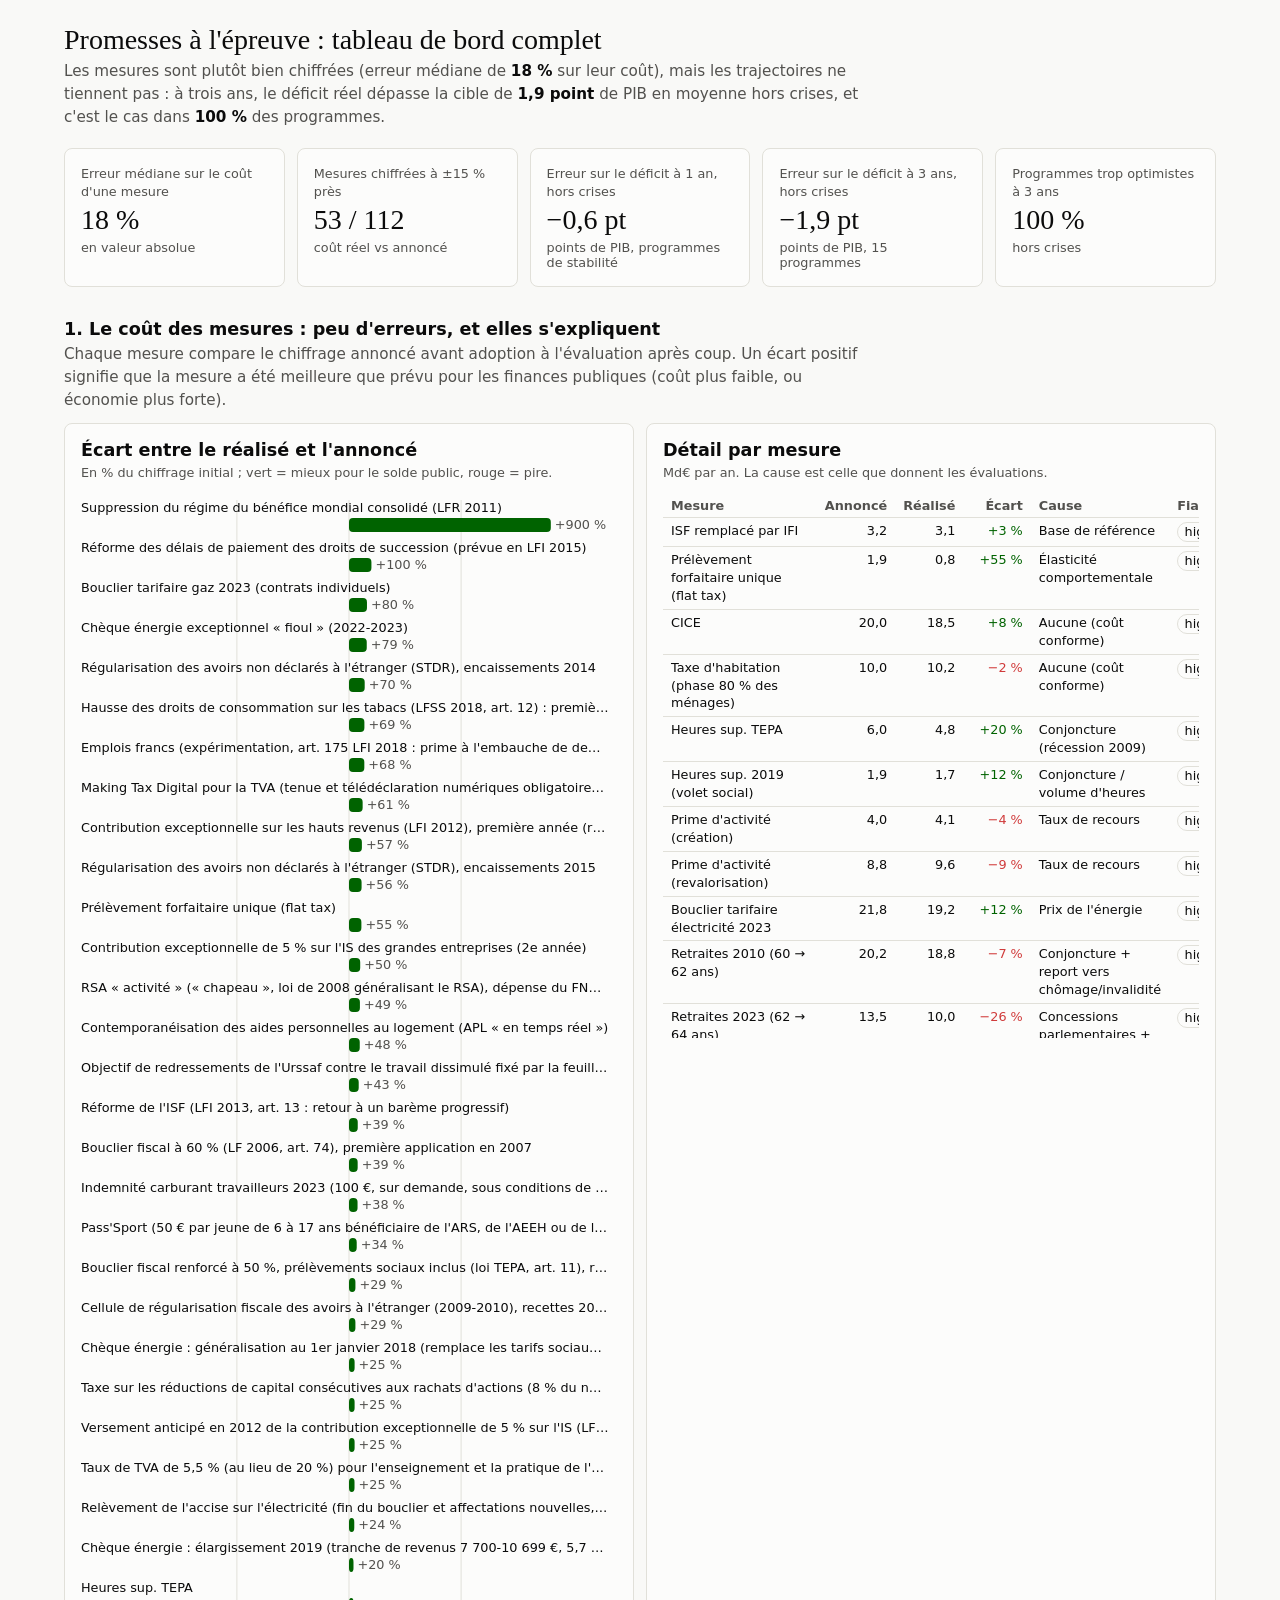
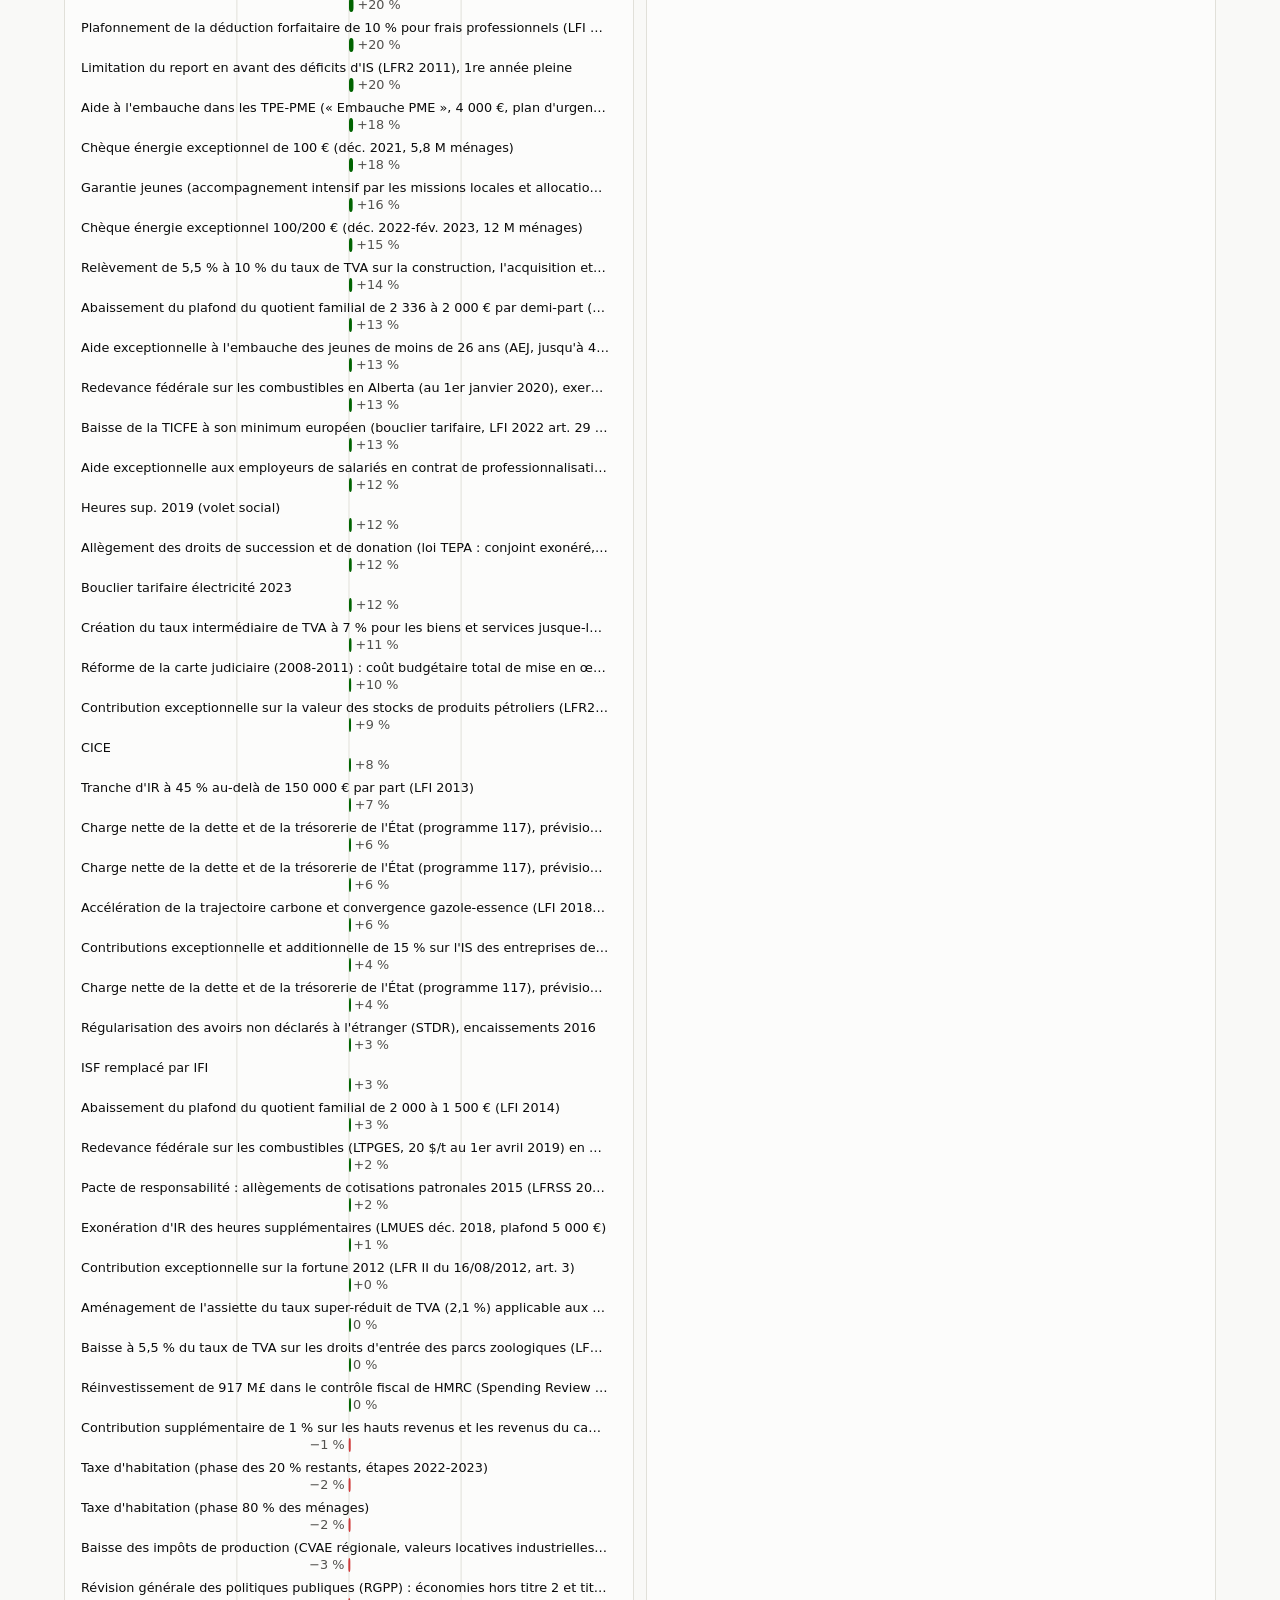
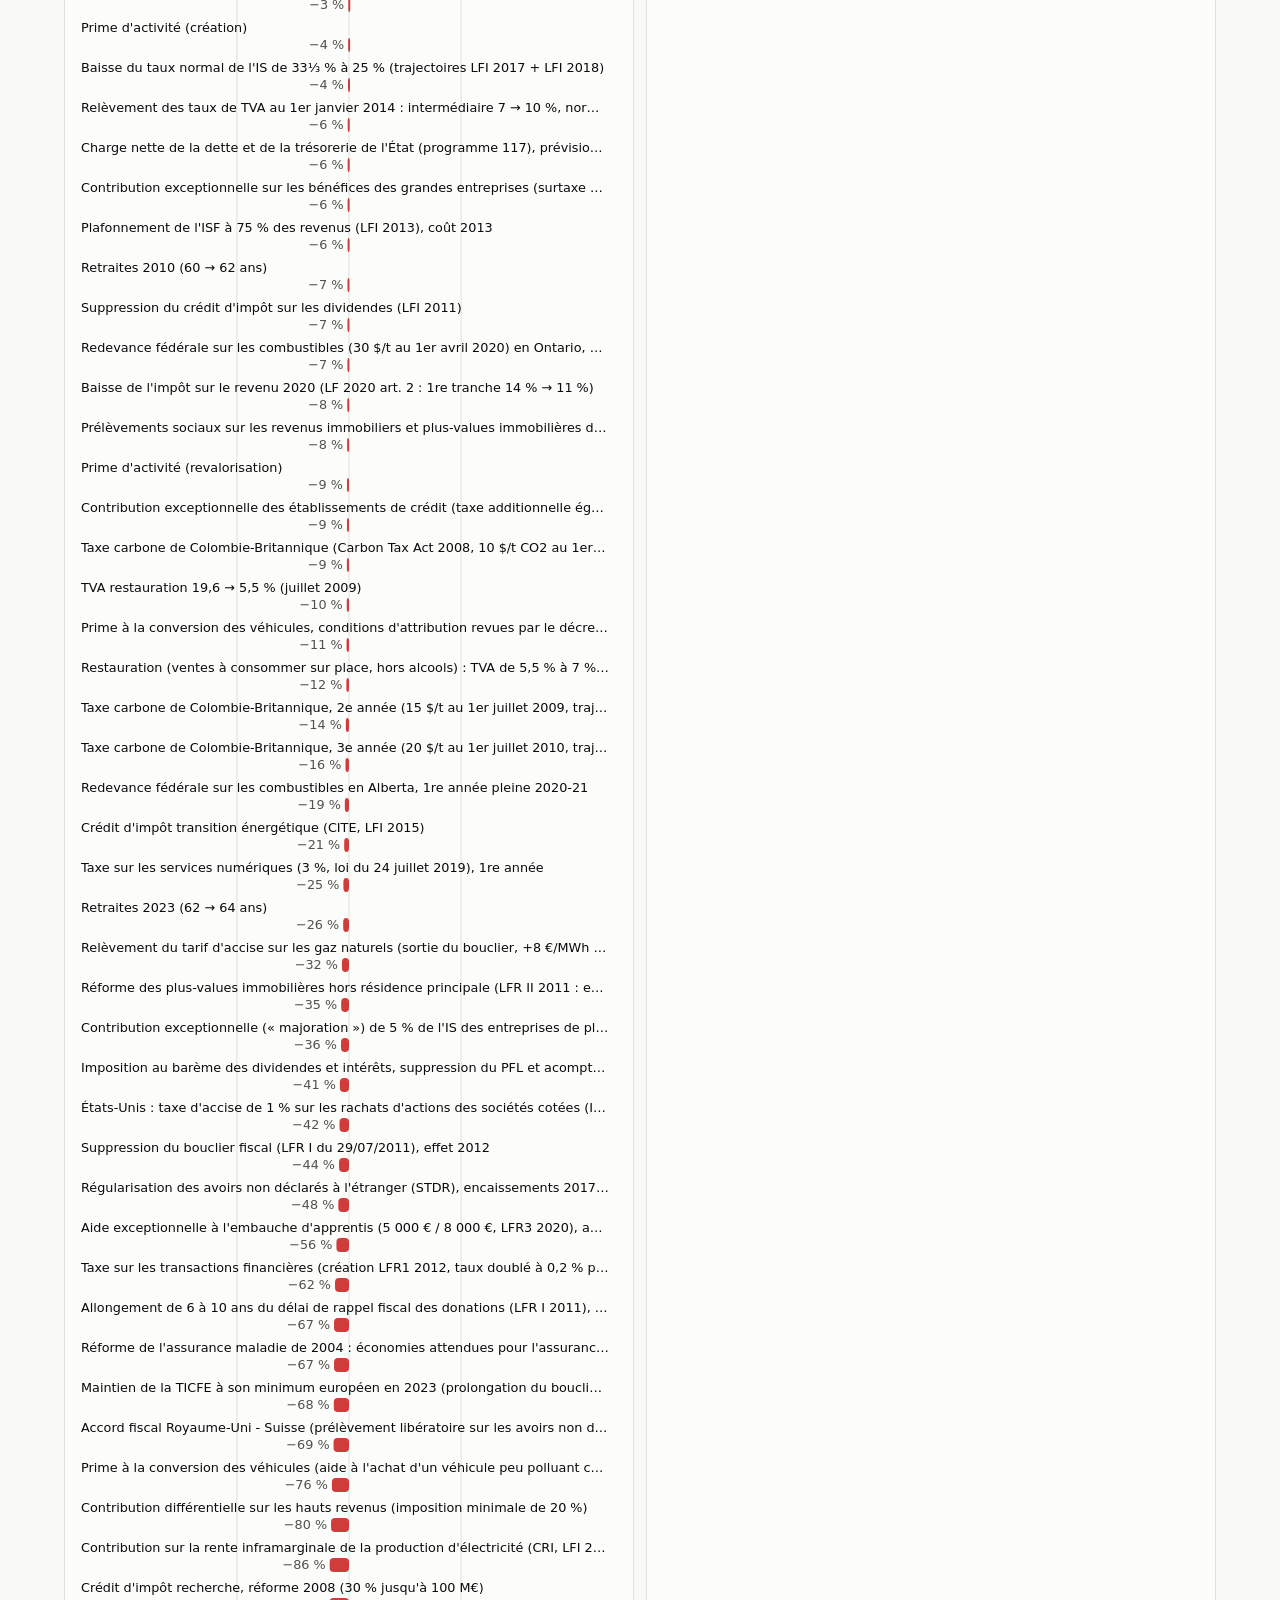
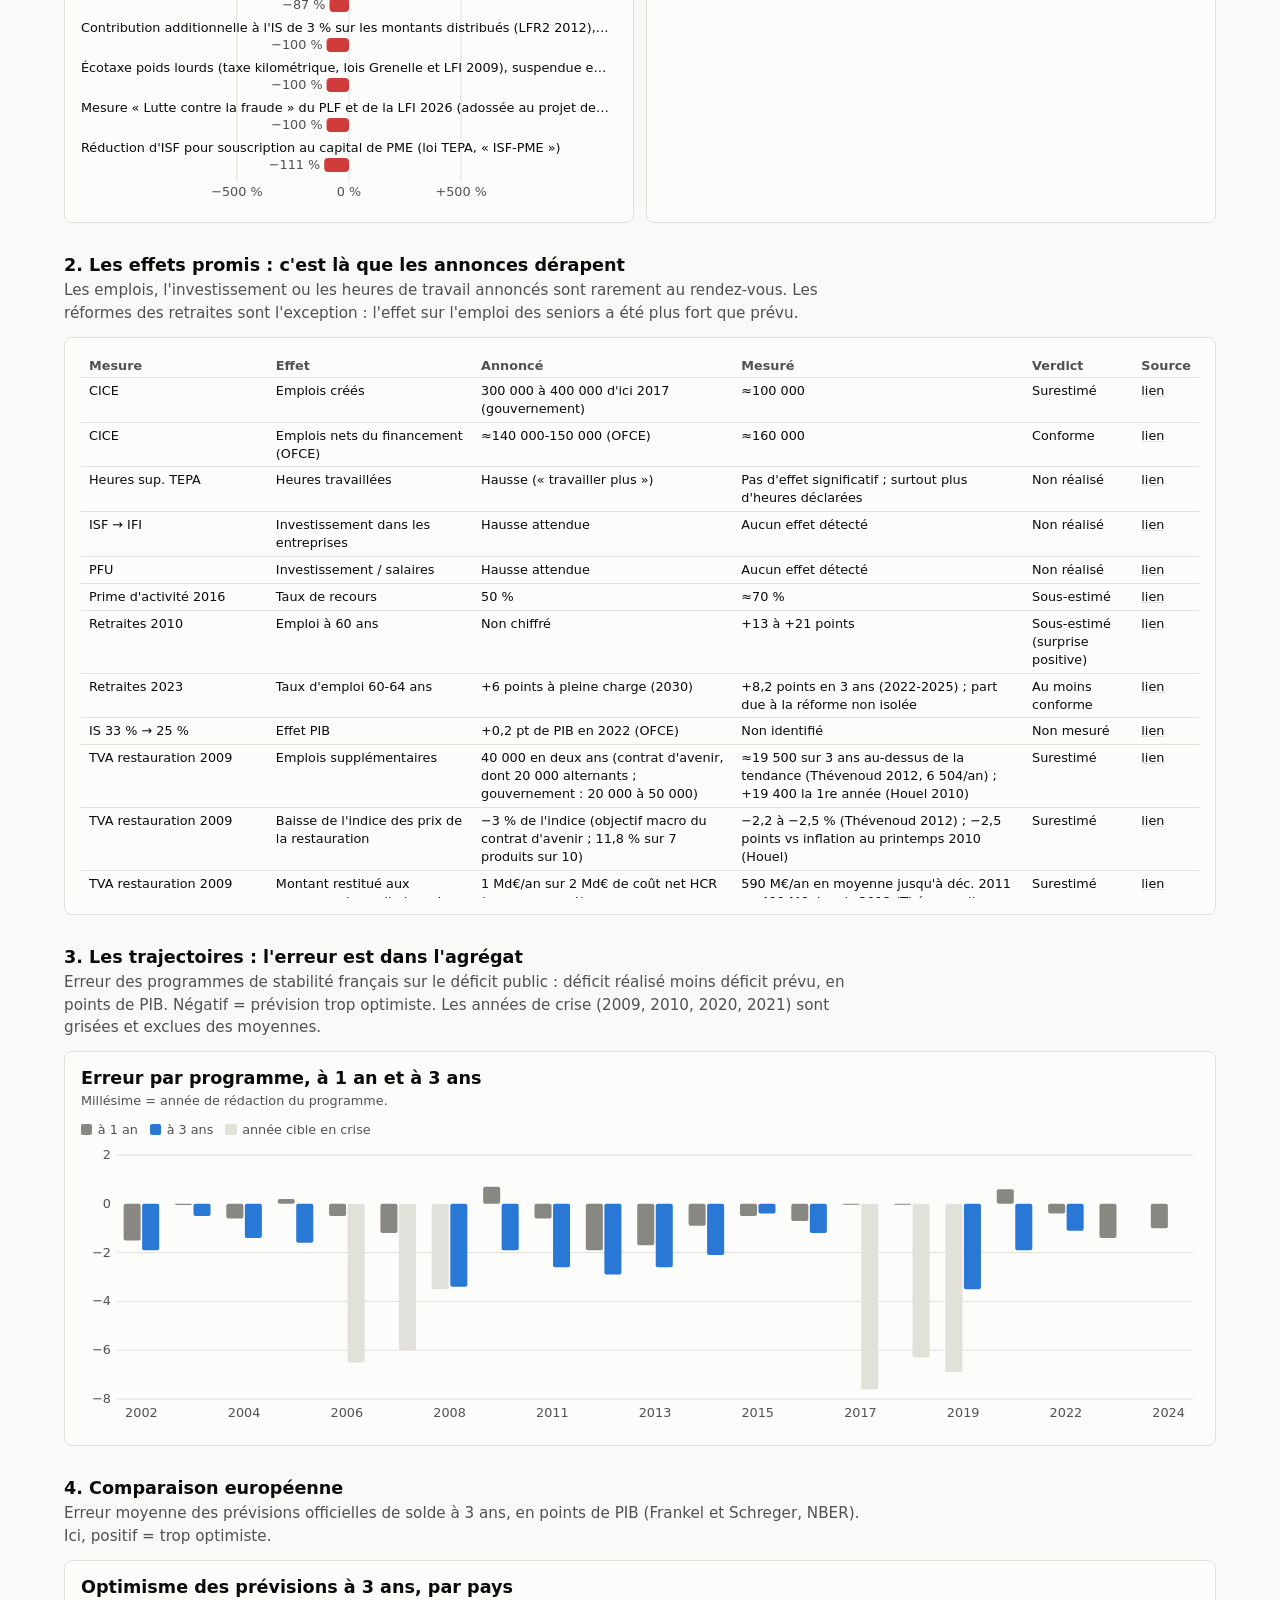
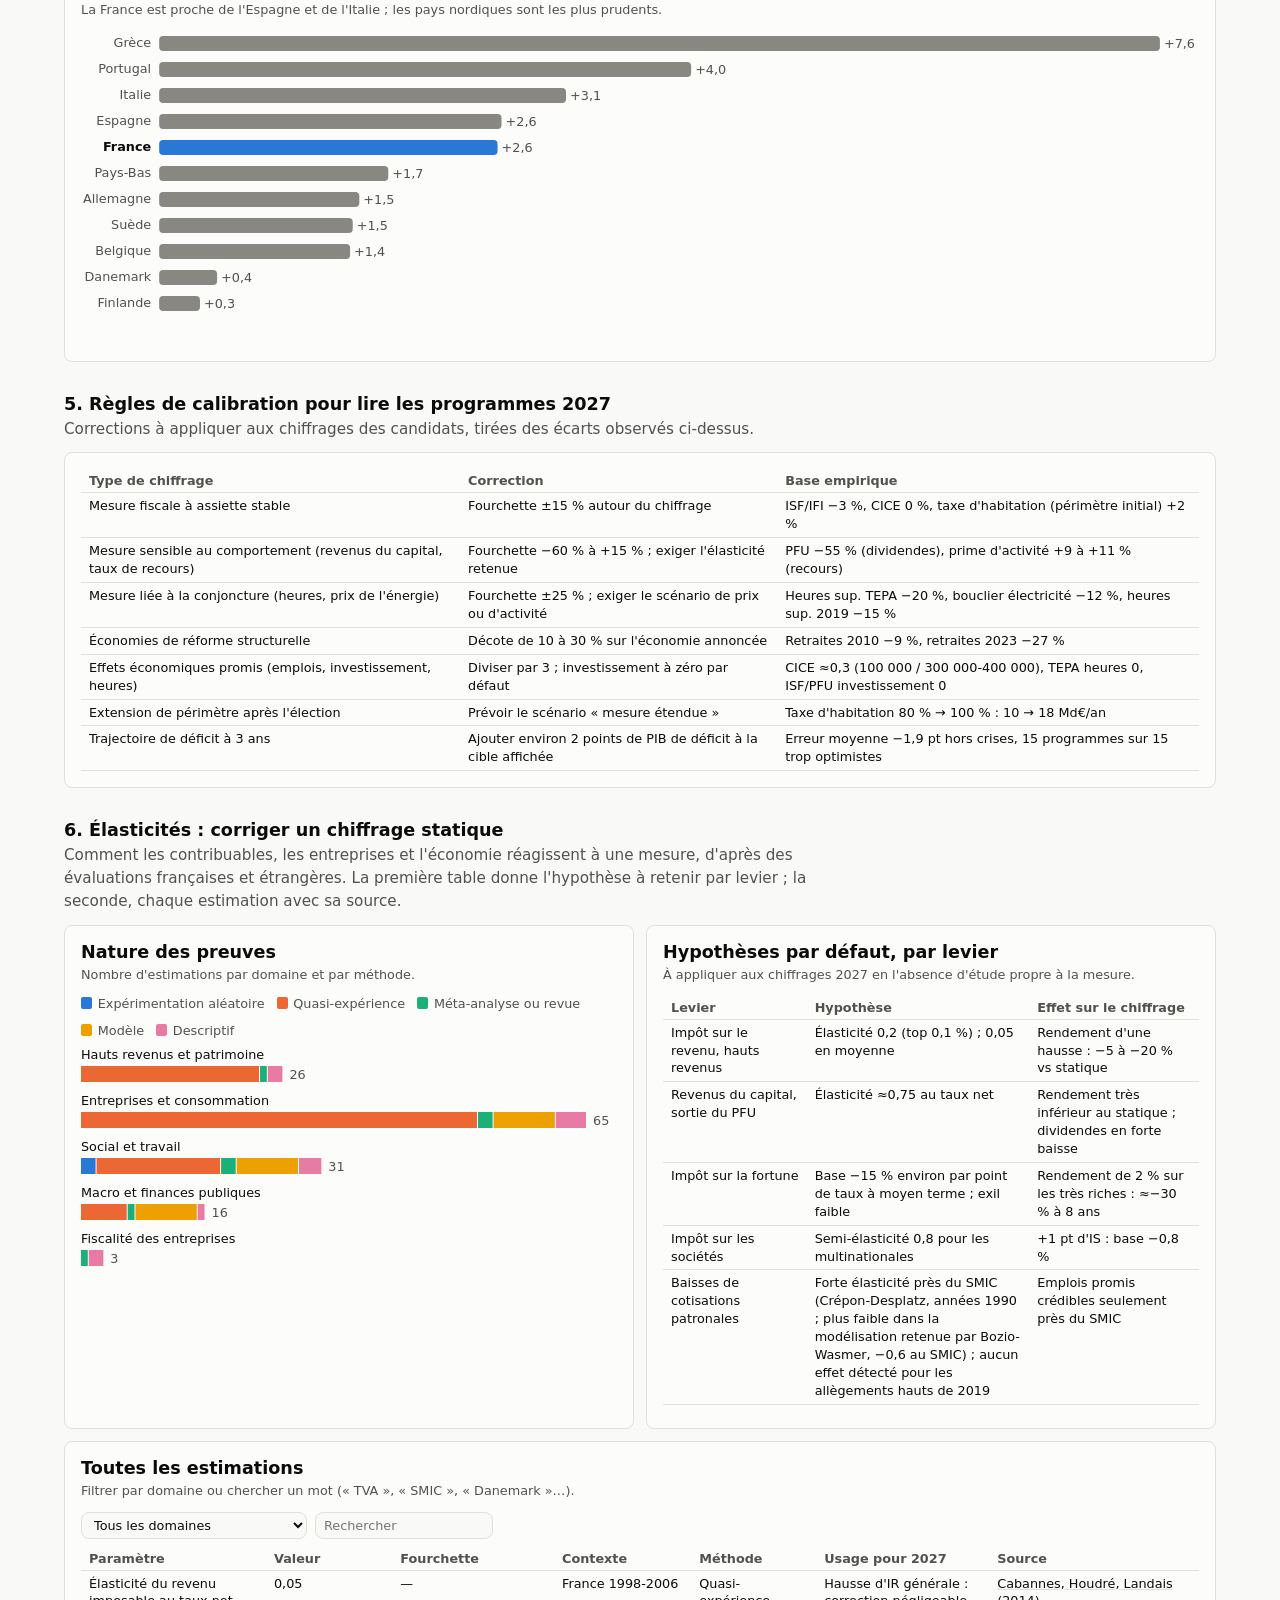
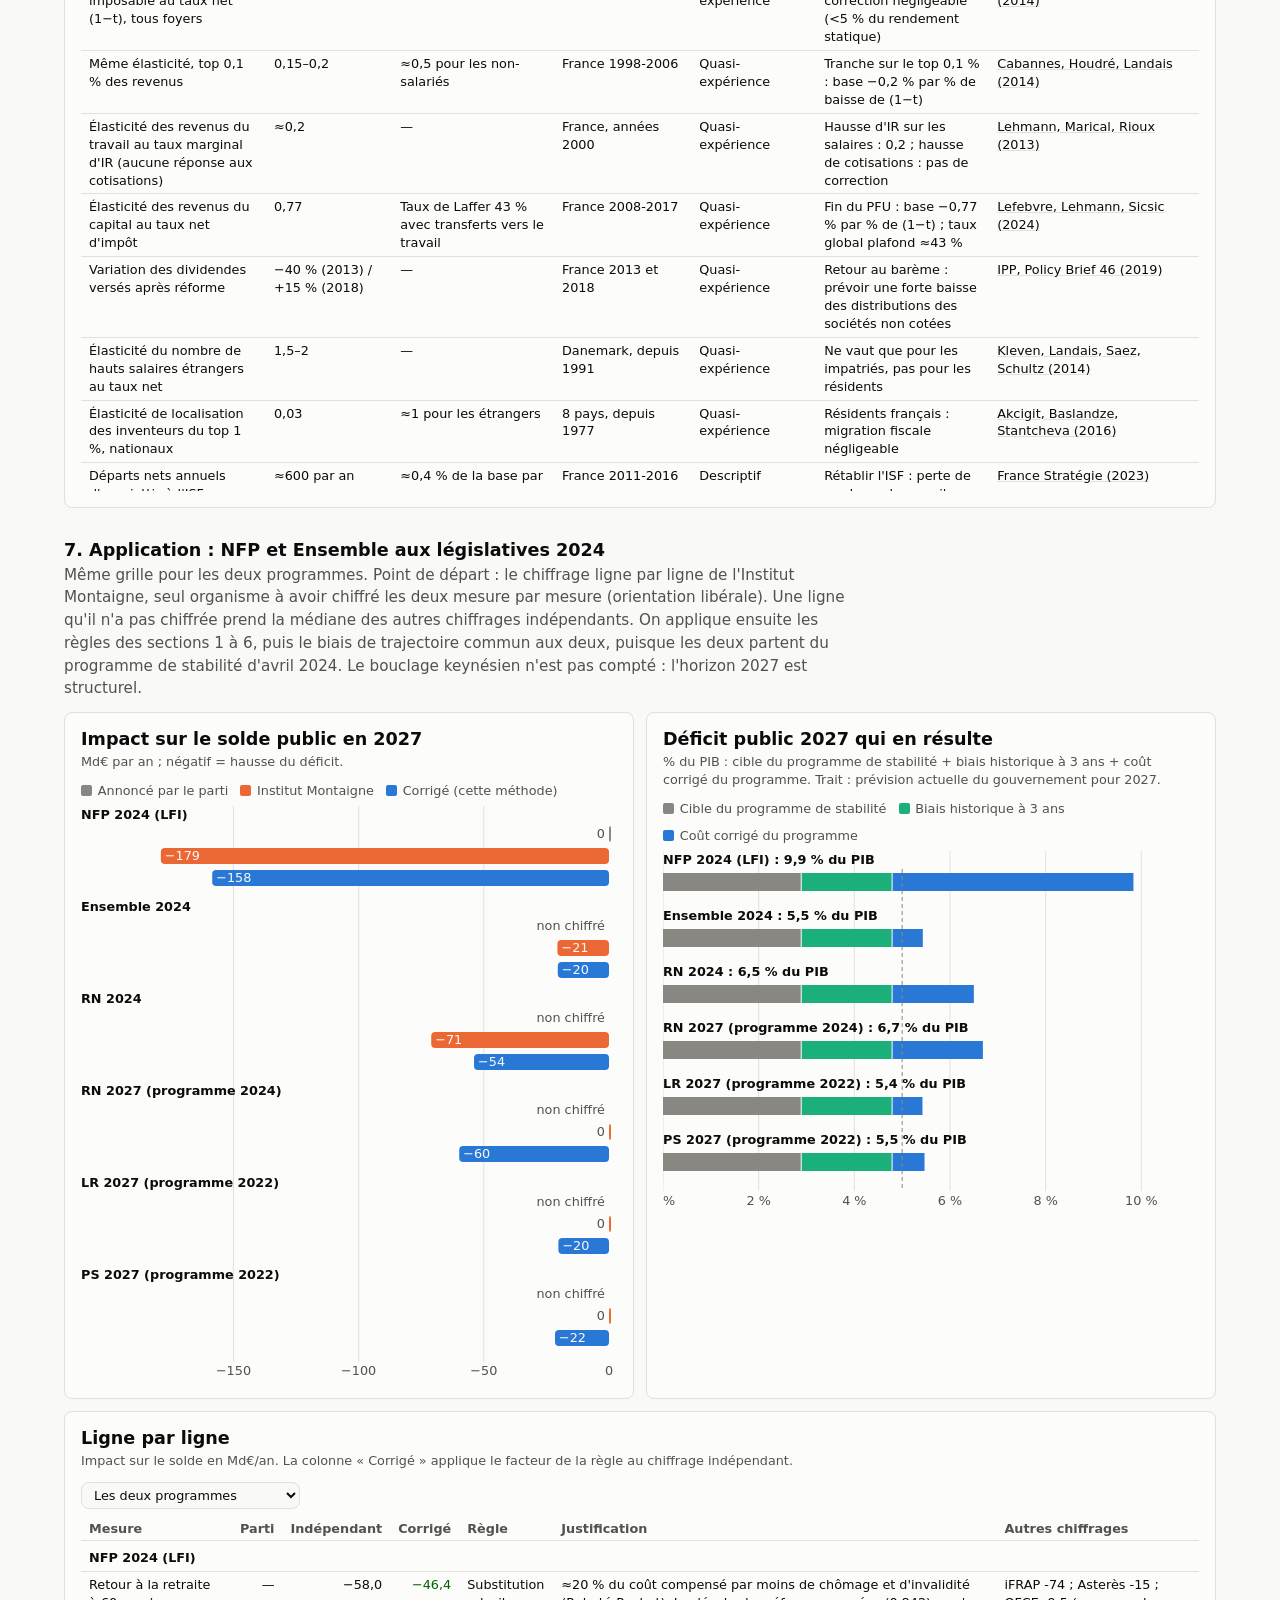
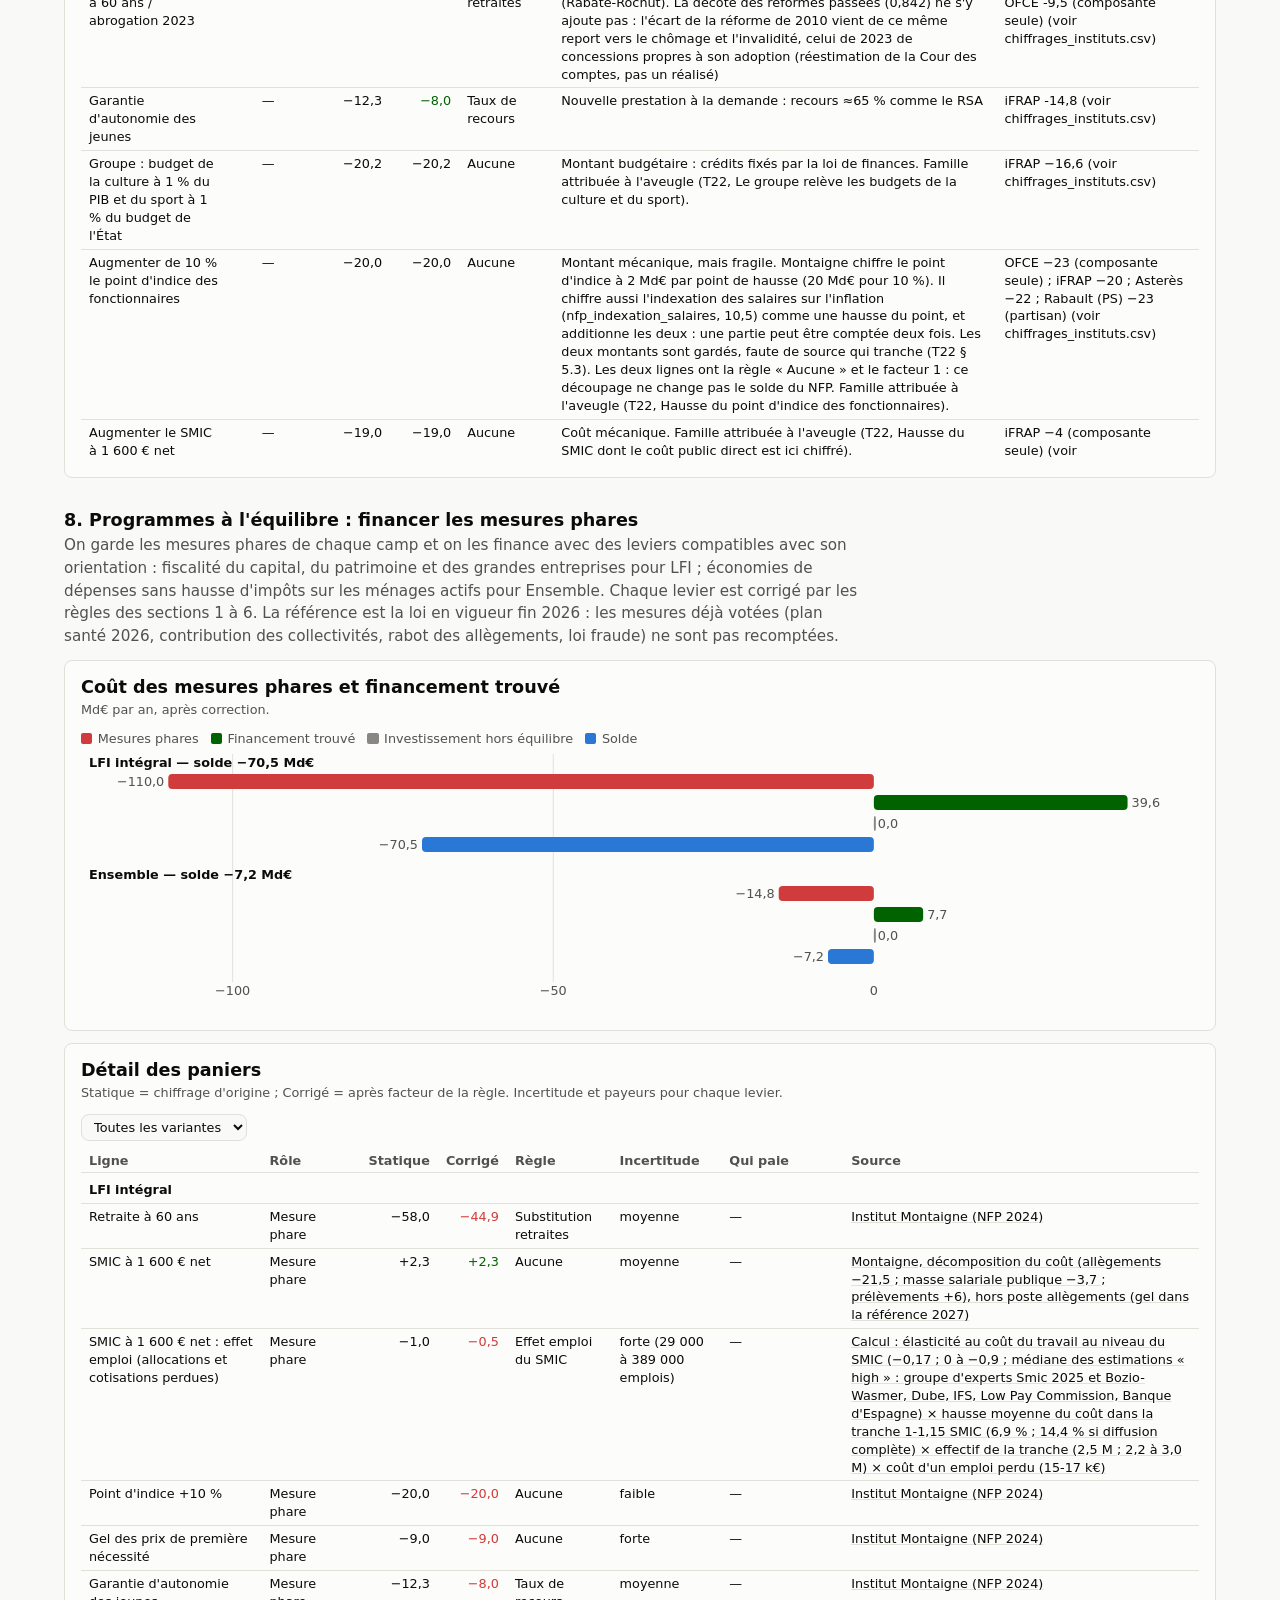
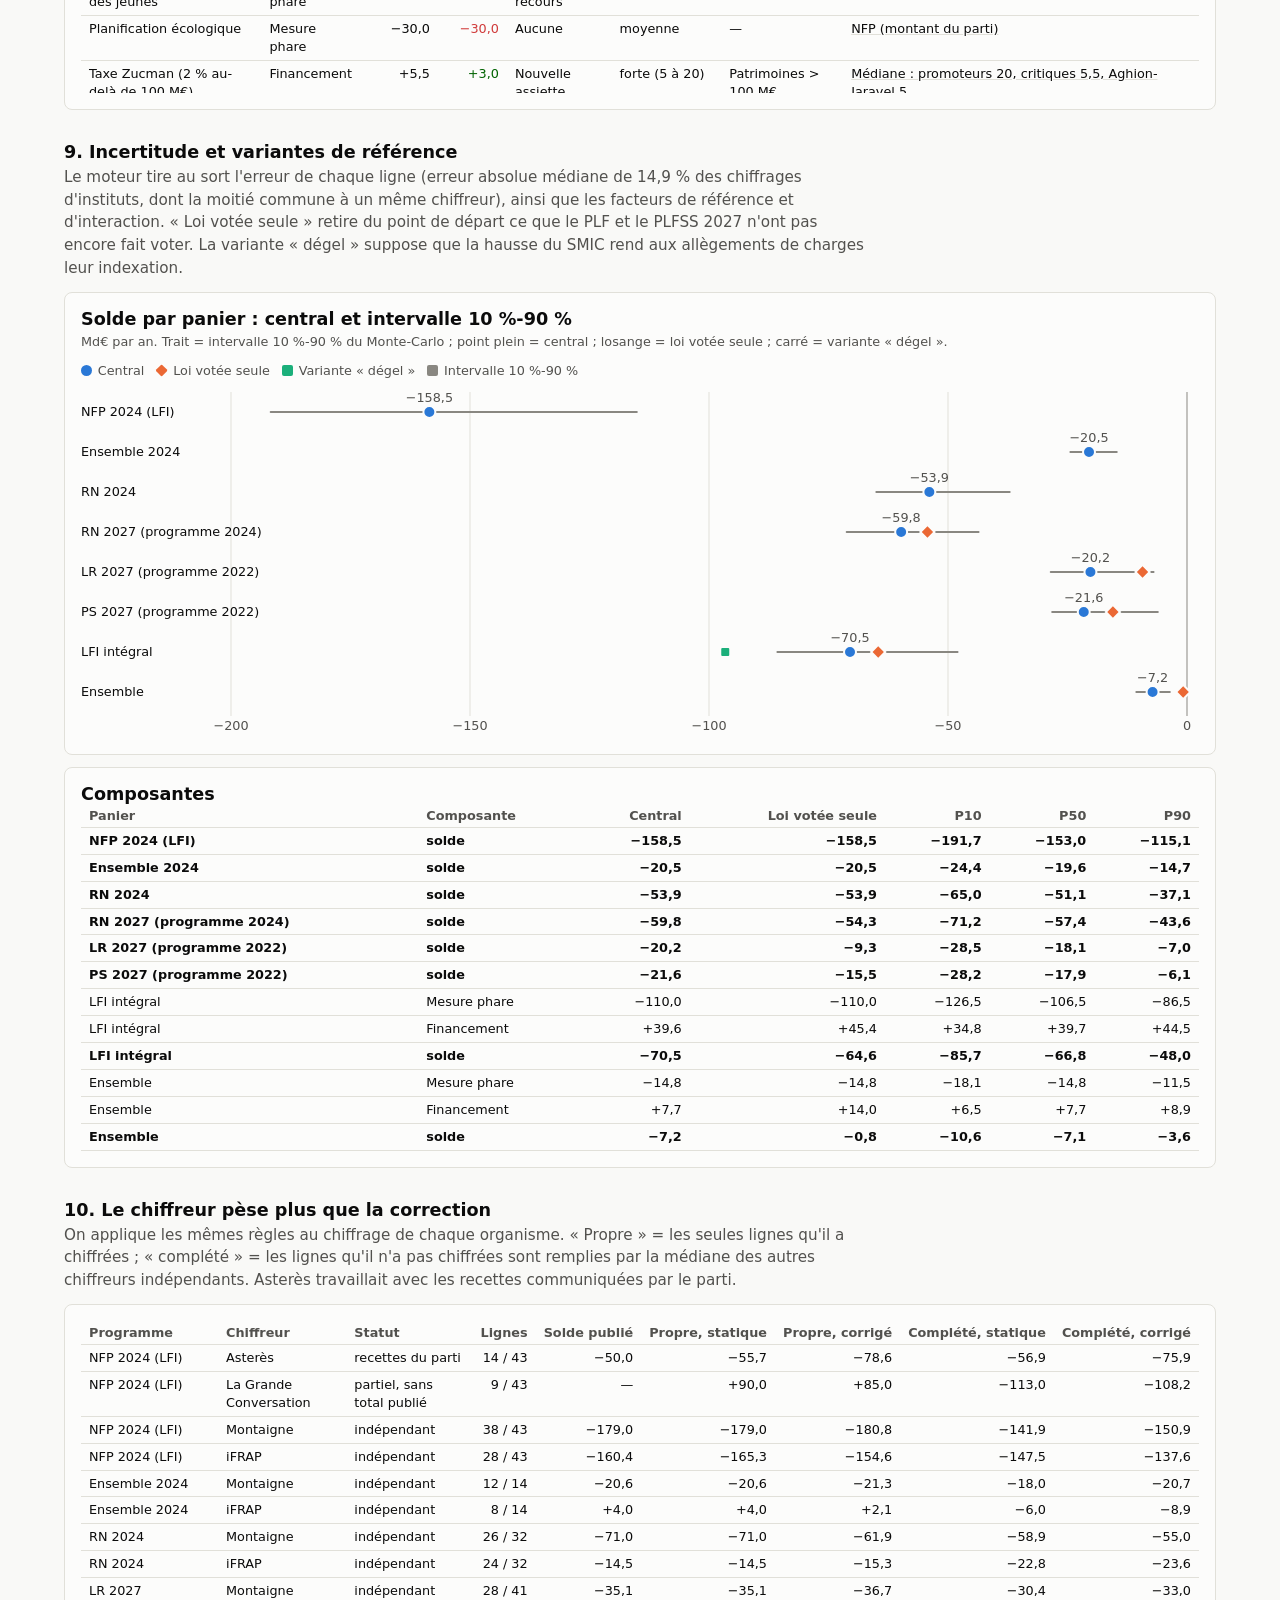
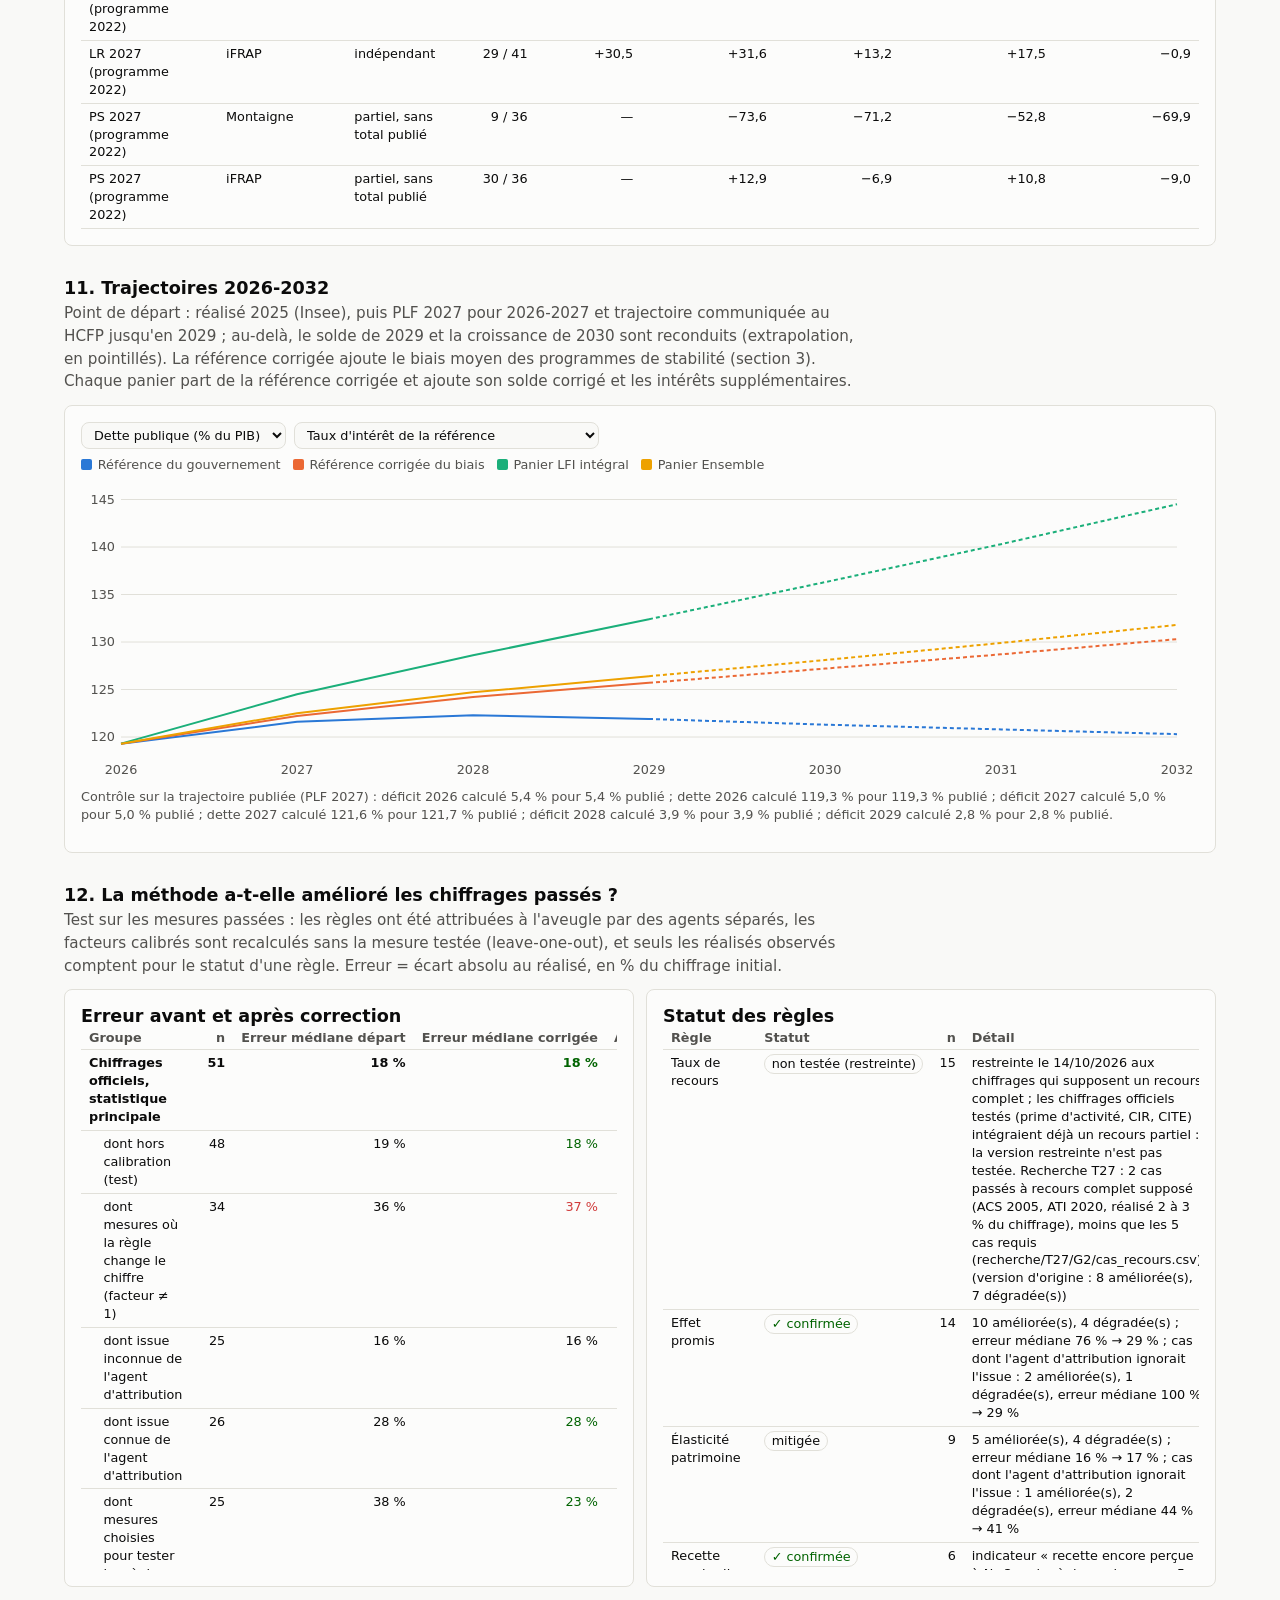
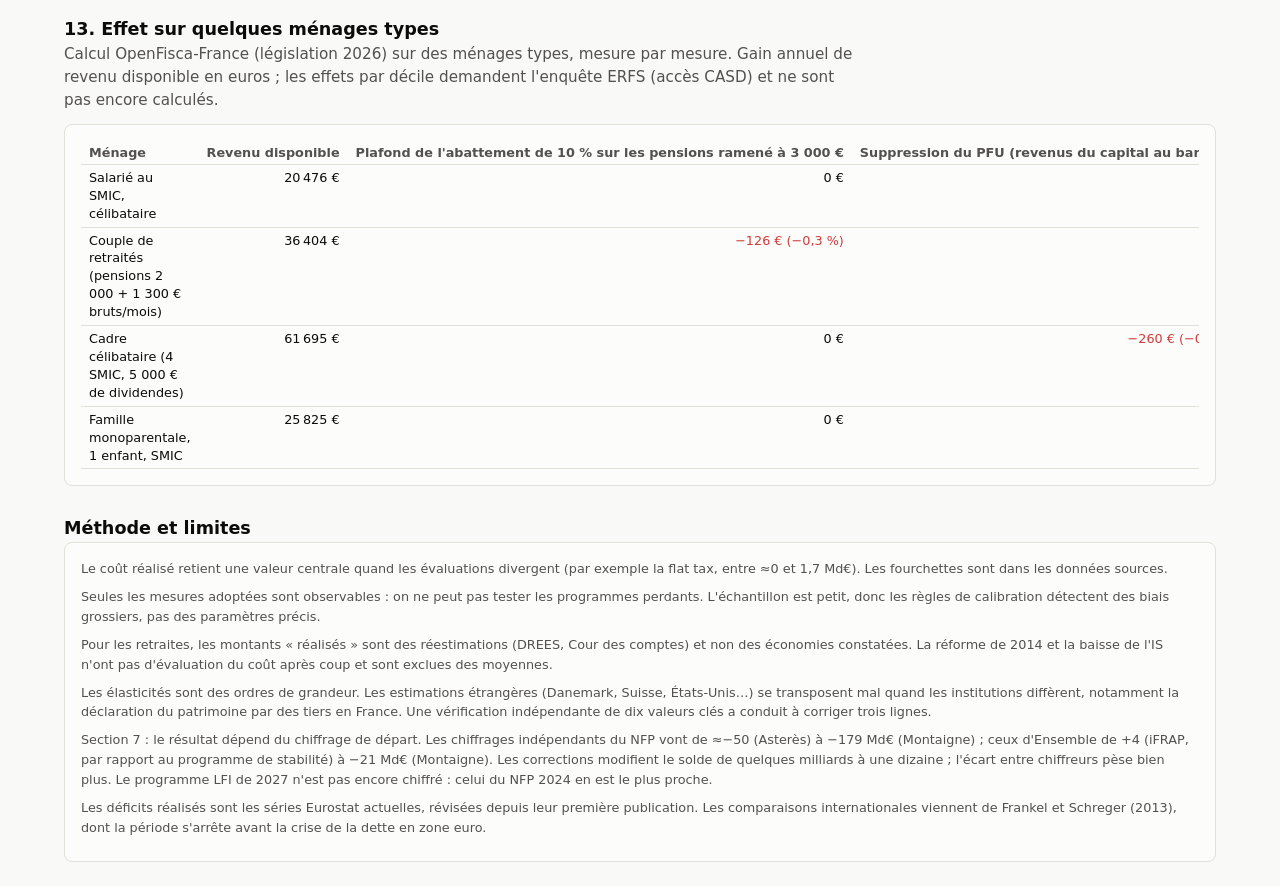
<file: web/complet.html>
<!doctype html>
<html lang="fr">
<head>
<meta charset="utf-8">
<meta name="viewport" content="width=device-width, initial-scale=1">
<title>Tableau de bord complet</title>
<script src="vendor/d3-7.9.0.min.js"></script>
<style>
/* Palette : instance de référence validée (skill dataviz, references/palette.md) */
:root {
  --font-anthropic-sans: system-ui, -apple-system, "Segoe UI", Roboto, sans-serif;
  --font-anthropic-serif: Georgia, "Times New Roman", serif;
  --color-bg: #f9f9f7; --color-panel: #fcfcfb; --color-fg: #0b0b0b; --color-fg-muted: #52514e;
  --color-border-line: #e1e0d9; --color-ok: #006300; --color-bad: #d03b3b;
  --cds-surface-popover: #fcfcfb; --cds-border: #c3c2b7; --cds-text-secondary: #52514e;
  --cds-shadow-popover: 0 4px 16px rgba(0,0,0,.12);
  --cds-chart-muted: #898781; --cds-chart-reference: #898781; --cds-chart-grid: #e1e0d9;
  --cds-chart-status-critical: #d03b3b;
  --cds-pad-xs: 4px; --cds-pad-sm: 8px; --cds-pad-lg: 16px;
  --cds-gap-xs: 4px; --cds-gap-sm: 8px; --cds-gap-md: 12px; --cds-gap-lg: 20px; --cds-gap-xl: 32px;
  --cds-radius: 8px; --cds-font-size-title: 1.75rem; --cds-font-size-heading: 1.1rem;
  --cds-font-size-body: 0.95rem; --cds-font-size-caption: 0.8rem; --cds-font-weight-medium: 600;
}
@media (prefers-color-scheme: dark) {
  :root:not([data-theme="light"]) {
    --color-bg: #0d0d0d; --color-panel: #1a1a19; --color-fg: #f0efec; --color-fg-muted: #c3c2b7;
    --color-border-line: #2c2c2a; --color-ok: #0ca30c; --color-bad: #e66767;
    --cds-surface-popover: #1a1a19; --cds-border: #383835; --cds-text-secondary: #c3c2b7;
    --cds-chart-grid: #2c2c2a;
  }
}
:root[data-theme="dark"] {
  --color-bg: #0d0d0d; --color-panel: #1a1a19; --color-fg: #f0efec; --color-fg-muted: #c3c2b7;
  --color-border-line: #2c2c2a; --color-ok: #0ca30c; --color-bad: #e66767;
  --cds-surface-popover: #1a1a19; --cds-border: #383835; --cds-text-secondary: #c3c2b7; --cds-chart-grid: #2c2c2a;
}
body { margin: 0; padding: 24px 16px; background: var(--color-bg); color: var(--color-fg); }
.dash-skeleton { color: transparent; background: var(--color-border-line); border-radius: 4px; }
select { font: inherit; }
</style>
<script>
(() => {
  const SOURCES = {"mesures": "mesures_cout", "effets": "mesures_effets", "ps": "programmes_stabilite_fr", "pairs": "pairs_frankel_schreger", "regles": "regles_calibration", "elasticites": "elasticites", "hypotheses": "hypotheses_defaut", "application": "application_lignes", "programmes": "application_programmes", "parametres": "application_parametres", "paniers": "paniers", "moteur": "moteur_lignes", "moteur_totaux": "moteur_totaux", "moteur_variantes": "moteur_variantes", "sensibilite": "sensibilite_chiffreurs", "projection": "projection", "projection_controle": "projection_controle", "validation_resume": "validation_resume", "validation_regles": "validation_regles", "distributif": "distributif_menages"};
  const sombre = matchMedia("(prefers-color-scheme: dark)").matches;
  const store = {}, calcs = [], rappels = [];
  window.dash = {
    colors: sombre ? ["#3987e5", "#d95926", "#199e70", "#c98500", "#d55181"]
                   : ["#2a78d6", "#eb6834", "#1baf7a", "#eda100", "#e87ba4"],
    data: nom => store[nom] || {status: "loading", data: null},
    calc: (nom, def) => calcs.push([nom, def]),
    onData: cb => rappels.push(cb),
  };
  addEventListener("DOMContentLoaded", () => {
    Promise.all(Object.entries(SOURCES).map(([k, f]) =>
      d3.csv(`../data/${f}.csv`).then(rows => { store[k] = {status: "ok", data: rows}; },
                                     err => { store[k] = {status: "error", error: err}; })))
    .then(() => {
      for (const [nom, def] of calcs) {
        try { store[nom] = {status: "ok", data: def.fn(...def.inputs.map(i => store[i].data))}; }
        catch (e) { store[nom] = {status: "error", error: e}; console.error(nom, e); }
      }
      rappels.forEach(cb => cb());
    });
  });
})();
</script>
</head>
<body>
<style>
#dash-root { --dash-gutter: var(--cds-pad-lg); }
.bt { font-family: var(--font-anthropic-sans); color: var(--color-fg); max-width: 72rem; margin-inline: auto; }
.bt h1 { font-family: var(--font-anthropic-serif); font-weight: 400; font-size: var(--cds-font-size-title); margin: 0 0 var(--cds-gap-xs); }
.bt .lede { font-size: var(--cds-font-size-body); color: var(--color-fg-muted); margin: 0 0 var(--cds-gap-lg); max-width: 50rem; line-height: 1.5; }
.bt .lede b { color: var(--color-fg); font-weight: 600; }
.bt .kpis { display: grid; grid-template-columns: repeat(auto-fit, minmax(min(100%, 10.5rem), 1fr)); gap: var(--cds-gap-md); margin-bottom: var(--cds-gap-xl); }
.bt .kpi, .bt .card { background: var(--color-panel); border: 1px solid var(--color-border-line); border-radius: var(--cds-radius); padding: var(--cds-pad-lg); }
.bt .kpi .lbl { font-size: var(--cds-font-size-caption); color: var(--color-fg-muted); line-height: 1.35; min-height: 2.7em; }
.bt .kpi .val { font-family: var(--font-anthropic-serif); font-weight: 400; font-size: var(--cds-font-size-title); font-variant-numeric: tabular-nums; margin-top: var(--cds-gap-xs); }
.bt .kpi .sub { font-size: var(--cds-font-size-caption); color: var(--color-fg-muted); margin-top: var(--cds-gap-xs); }
.bt h2 { font-size: var(--cds-font-size-heading); font-weight: var(--cds-font-weight-medium); margin: var(--cds-gap-xl) 0 var(--cds-gap-xs); }
.bt .sec-note { font-size: var(--cds-font-size-body); color: var(--color-fg-muted); margin: 0 0 var(--cds-gap-md); max-width: 50rem; line-height: 1.5; }
.bt .grid { display: grid; grid-template-columns: repeat(auto-fit, minmax(min(100%, 22rem), 1fr)); gap: var(--cds-gap-md); }
.bt .card h3 { font-size: var(--cds-font-size-heading); font-weight: var(--cds-font-weight-medium); margin: 0; }
.bt .card .note { font-size: var(--cds-font-size-caption); color: var(--color-fg-muted); margin: var(--cds-gap-xs) 0 var(--cds-gap-md); line-height: 1.4; }
.bt .chart { position: relative; min-height: 220px; }
.bt .tip { position: absolute; pointer-events: none; background: var(--cds-surface-popover); border: 1px solid var(--cds-border); border-radius: var(--cds-radius); box-shadow: var(--cds-shadow-popover); padding: var(--cds-pad-xs) var(--cds-pad-sm); font-size: var(--cds-font-size-caption); display: none; z-index: 2; max-width: 16rem; }
.bt .tip .t1 { color: var(--cds-text-secondary); margin-bottom: 2px; }
.bt .legend { display: flex; gap: var(--cds-gap-md); font-size: var(--cds-font-size-caption); color: var(--color-fg-muted); margin-bottom: var(--cds-gap-sm); flex-wrap: wrap; }
.bt .legend i { display: inline-block; width: .7rem; height: .7rem; border-radius: 2px; margin-right: .35rem; vertical-align: -1px; }
.bt .tbl-wrap { overflow: auto; max-height: 34rem; }
.bt table { width: 100%; border-collapse: collapse; font-size: var(--cds-font-size-caption); font-variant-numeric: tabular-nums; }
.bt th { text-align: left; font-weight: var(--cds-font-weight-medium); color: var(--color-fg-muted); padding: var(--cds-pad-xs) var(--cds-pad-sm); border-bottom: 1px solid var(--color-border-line); position: sticky; top: 0; background: var(--color-panel); vertical-align: bottom; }
.bt td { padding: var(--cds-pad-xs) var(--cds-pad-sm); border-bottom: 1px solid var(--color-border-line); vertical-align: top; line-height: 1.4; }
.bt td.num, .bt th.num { text-align: right; white-space: nowrap; }
.bt td a { color: inherit; text-decoration: underline; text-decoration-color: var(--color-border-line); }
.bt .pos { color: var(--color-ok); } .bt .neg { color: var(--color-bad); }
.bt .pill { display: inline-block; padding: 0 .4rem; border-radius: 999px; border: 1px solid var(--color-border-line); white-space: nowrap; }
.bt .method { font-size: var(--cds-font-size-caption); color: var(--color-fg-muted); line-height: 1.55; }
.bt .method p { margin: 0 0 var(--cds-gap-sm); }
.bt .fail { display: flex; align-items: center; justify-content: center; gap: .4rem; min-height: inherit; color: var(--color-fg-muted); font-size: var(--cds-font-size-caption); }
.bt .fail::before { content: ""; width: .375rem; height: .375rem; border-radius: 50%; background: var(--color-bad); }
.bt [data-dash-source-state=empty] { color: transparent; }
.bt [data-dash-source-state=refreshing] { opacity: .5; transition: opacity var(--cds-dur-slow); }
.bt .filters { display: flex; gap: var(--cds-gap-sm); flex-wrap: wrap; margin-bottom: var(--cds-gap-sm); }
.bt .filters select, .bt .filters input { font: inherit; font-size: var(--cds-font-size-caption); padding: var(--cds-pad-xs) var(--cds-pad-sm); border: 1px solid var(--color-border-line); border-radius: var(--cds-radius); background: var(--color-bg); color: var(--color-fg); min-width: 10rem; }
@media (max-width: 40rem) { .bt .hide-narrow { display: none; } }
</style>

<div class="bt">
  <h1 id="titre">Promesses à l'épreuve : tableau de bord complet</h1>
  <p class="lede" id="lede">Les mesures sont plutôt bien chiffrées (erreur médiane de <b data-source="kpi_mesures" data-field="mediane_abs" data-row="0" class="dash-skeleton">—</b> sur leur coût), mais les trajectoires ne tiennent pas : à trois ans, le déficit réel dépasse la cible de <b data-source="kpi_ps" data-field="t3_hors_crise_abs" data-row="0" class="dash-skeleton">—</b> de PIB en moyenne hors crises, et c'est le cas dans <b data-source="kpi_ps" data-field="part_optimistes_t3" data-row="0" class="dash-skeleton">—</b> des programmes.</p>

  <div class="kpis">
    <div class="kpi"><div class="lbl">Erreur médiane sur le coût d'une mesure</div><div class="val dash-skeleton" data-source="kpi_mesures" data-field="mediane_abs" data-row="0">—</div><div class="sub">en valeur absolue</div></div>
    <div class="kpi"><div class="lbl">Mesures chiffrées à ±15 % près</div><div class="val"><span class="dash-skeleton" data-source="kpi_mesures" data-field="n_15" data-row="0">—</span> / <span class="dash-skeleton" data-source="kpi_mesures" data-field="n" data-row="0">—</span></div><div class="sub">coût réel vs annoncé</div></div>
    <div class="kpi"><div class="lbl">Erreur sur le déficit à 1 an, hors crises</div><div class="val dash-skeleton" data-source="kpi_ps" data-field="t1_hors_crise" data-row="0">—</div><div class="sub">points de PIB, programmes de stabilité</div></div>
    <div class="kpi"><div class="lbl">Erreur sur le déficit à 3 ans, hors crises</div><div class="val dash-skeleton" data-source="kpi_ps" data-field="t3_hors_crise" data-row="0">—</div><div class="sub">points de PIB, <span data-source="kpi_ps" data-field="n3" data-row="0" class="dash-skeleton">—</span> programmes</div></div>
    <div class="kpi"><div class="lbl">Programmes trop optimistes à 3 ans</div><div class="val dash-skeleton" data-source="kpi_ps" data-field="part_optimistes_t3" data-row="0">—</div><div class="sub">hors crises</div></div>
  </div>

  <h2 id="mesures">1. Le coût des mesures : peu d'erreurs, et elles s'expliquent</h2>
  <p class="sec-note">Chaque mesure compare le chiffrage annoncé avant adoption à l'évaluation après coup. Un écart positif signifie que la mesure a été meilleure que prévu pour les finances publiques (coût plus faible, ou économie plus forte).</p>
  <div class="grid">
    <div class="card">
      <h3>Écart entre le réalisé et l'annoncé</h3>
      <p class="note">En % du chiffrage initial ; vert = mieux pour le solde public, rouge = pire.</p>
      <div class="chart" id="ch-ecarts" data-source="ecarts"></div>
    </div>
    <div class="card">
      <h3>Détail par mesure</h3>
      <p class="note">Md€ par an. La cause est celle que donnent les évaluations.</p>
      <div class="tbl-wrap">
        <table id="tb-cout" data-source="mesures" data-row-key="id">
          <thead><tr>
            <th data-field="mesure">Mesure</th>
            <th class="num" data-field="ex_ante">Annoncé</th>
            <th class="num" data-field="ex_post_central">Réalisé</th>
            <th class="num" data-source="ecarts" data-field="ecart_pct">Écart</th>
            <th data-field="cause_principale">Cause</th>
            <th class="hide-narrow" data-field="confiance">Fiabilité</th>
            <th class="hide-narrow" data-field="source_ex_ante">Avant</th>
            <th class="hide-narrow" data-field="source_ex_post">Après</th>
          </tr></thead>
          <tbody></tbody>
        </table>
      </div>
    </div>
  </div>

  <h2 id="effets">2. Les effets promis : c'est là que les annonces dérapent</h2>
  <p class="sec-note">Les emplois, l'investissement ou les heures de travail annoncés sont rarement au rendez-vous. Les réformes des retraites sont l'exception : l'effet sur l'emploi des seniors a été plus fort que prévu.</p>
  <div class="card">
    <div class="tbl-wrap">
      <table id="tb-effets" data-source="effets" data-row-key="id">
        <thead><tr>
          <th data-field="mesure">Mesure</th>
          <th data-field="effet">Effet</th>
          <th data-field="annonce">Annoncé</th>
          <th data-field="mesure_ex_post">Mesuré</th>
          <th data-field="verdict">Verdict</th>
          <th class="hide-narrow" data-field="source_ex_post">Source</th>
        </tr></thead>
        <tbody></tbody>
      </table>
    </div>
  </div>

  <h2 id="trajectoires">3. Les trajectoires : l'erreur est dans l'agrégat</h2>
  <p class="sec-note">Erreur des programmes de stabilité français sur le déficit public : déficit réalisé moins déficit prévu, en points de PIB. Négatif = prévision trop optimiste. Les années de crise (2009, 2010, 2020, 2021) sont grisées et exclues des moyennes.</p>
  <div class="card">
    <h3>Erreur par programme, à 1 an et à 3 ans</h3>
    <p class="note">Millésime = année de rédaction du programme.</p>
    <div class="legend"><span><i style="background: var(--cds-chart-muted)"></i>à 1 an</span><span><i id="lg-t3"></i>à 3 ans</span><span><i style="background: var(--cds-chart-grid)"></i>année cible en crise</span></div>
    <div class="chart" id="ch-ps" data-source="erreurs_ps" style="min-height: 280px"></div>
  </div>

  <h2 id="pairs">4. Comparaison européenne</h2>
  <p class="sec-note">Erreur moyenne des prévisions officielles de solde à 3 ans, en points de PIB (Frankel et Schreger, NBER). Ici, positif = trop optimiste.</p>
  <div class="card">
    <h3>Optimisme des prévisions à 3 ans, par pays</h3>
    <p class="note">La France est proche de l'Espagne et de l'Italie ; les pays nordiques sont les plus prudents.</p>
    <div class="chart" id="ch-pairs" data-source="pairs" style="min-height: 300px"></div>
  </div>

  <h2 id="regles">5. Règles de calibration pour lire les programmes 2027</h2>
  <p class="sec-note">Corrections à appliquer aux chiffrages des candidats, tirées des écarts observés ci-dessus.</p>
  <div class="card">
    <div class="tbl-wrap">
      <table id="tb-regles" data-source="regles" data-row-key="id">
        <thead><tr>
          <th data-field="categorie">Type de chiffrage</th>
          <th data-field="correction_2027">Correction</th>
          <th data-field="base_empirique">Base empirique</th>
        </tr></thead>
        <tbody></tbody>
      </table>
    </div>
  </div>

  <h2 id="elasticites">6. Élasticités : corriger un chiffrage statique</h2>
  <p class="sec-note">Comment les contribuables, les entreprises et l'économie réagissent à une mesure, d'après des évaluations françaises et étrangères. La première table donne l'hypothèse à retenir par levier ; la seconde, chaque estimation avec sa source.</p>
  <div class="grid">
    <div class="card">
      <h3>Nature des preuves</h3>
      <p class="note">Nombre d'estimations par domaine et par méthode.</p>
      <div class="legend" id="lg-methodes"></div>
      <div class="chart" id="ch-methodes" data-source="elast_comptes" style="min-height: 200px"></div>
    </div>
    <div class="card">
      <h3>Hypothèses par défaut, par levier</h3>
      <p class="note">À appliquer aux chiffrages 2027 en l'absence d'étude propre à la mesure.</p>
      <div class="tbl-wrap" style="max-height: 26rem">
        <table id="tb-hyp" data-source="hypotheses" data-row-key="id">
          <thead><tr>
            <th data-field="levier">Levier</th>
            <th data-field="hypothese">Hypothèse</th>
            <th data-field="effet_chiffrage">Effet sur le chiffrage</th>
          </tr></thead>
          <tbody></tbody>
        </table>
      </div>
    </div>
  </div>
  <div class="card" style="margin-top: var(--cds-gap-md)">
    <h3>Toutes les estimations</h3>
    <p class="note">Filtrer par domaine ou chercher un mot (« TVA », « SMIC », « Danemark »…).</p>
    <div class="filters">
      <select id="f-domaine" aria-label="Domaine"><option value="">Tous les domaines</option></select>
      <input id="f-texte" type="search" placeholder="Rechercher" aria-label="Rechercher">
    </div>
    <div class="tbl-wrap">
      <table id="tb-elast" data-source="elasticites" data-row-key="id">
        <thead><tr>
          <th data-field="parametre">Paramètre</th>
          <th data-field="valeur_centrale">Valeur</th>
          <th class="hide-narrow" data-field="fourchette">Fourchette</th>
          <th class="hide-narrow" data-field="pays_periode">Contexte</th>
          <th class="hide-narrow" data-field="methode">Méthode</th>
          <th data-field="usage_2027">Usage pour 2027</th>
          <th class="hide-narrow" data-field="source">Source</th>
        </tr></thead>
        <tbody></tbody>
      </table>
    </div>
  </div>

  <h2 id="application">7. Application : NFP et Ensemble aux législatives 2024</h2>
  <p class="sec-note">Même grille pour les deux programmes. Point de départ : le chiffrage ligne par ligne de l'Institut Montaigne, seul organisme à avoir chiffré les deux mesure par mesure (orientation libérale). Une ligne qu'il n'a pas chiffrée prend la médiane des autres chiffrages indépendants. On applique ensuite les règles des sections 1 à 6, puis le biais de trajectoire commun aux deux, puisque les deux partent du programme de stabilité d'avril 2024. Le bouclage keynésien n'est pas compté : l'horizon 2027 est structurel.</p>
  <div class="grid">
    <div class="card">
      <h3>Impact sur le solde public en 2027</h3>
      <p class="note">Md€ par an ; négatif = hausse du déficit.</p>
      <div class="legend" id="lg-app"></div>
      <div class="chart" id="ch-app" data-source="app_totaux" style="min-height: 200px"></div>
    </div>
    <div class="card">
      <h3>Déficit public 2027 qui en résulte</h3>
      <p class="note">% du PIB : cible du programme de stabilité + biais historique à 3 ans + coût corrigé du programme. Trait : prévision actuelle du gouvernement pour 2027.</p>
      <div class="legend" id="lg-def"></div>
      <div class="chart" id="ch-def" data-source="app_totaux parametres" style="min-height: 200px"></div>
    </div>
  </div>
  <div class="card" style="margin-top: var(--cds-gap-md)">
    <h3>Ligne par ligne</h3>
    <p class="note">Impact sur le solde en Md€/an. La colonne « Corrigé » applique le facteur de la règle au chiffrage indépendant.</p>
    <div class="filters"><select id="f-prog" aria-label="Programme"><option value="">Les deux programmes</option></select></div>
    <div class="tbl-wrap">
      <table id="tb-app" data-source="app_lignes" data-row-key="id">
        <thead><tr>
          <th data-field="ligne">Mesure</th>
          <th class="num" data-source="application" data-field="annonce_parti">Parti</th>
          <th class="num" data-field="independant">Indépendant</th>
          <th class="num" data-field="corrige">Corrigé</th>
          <th data-field="regle">Règle</th>
          <th class="hide-narrow" data-source="application" data-field="justification">Justification</th>
          <th class="hide-narrow" data-source="application" data-field="autres_estimations">Autres chiffrages</th>
        </tr></thead>
        <tbody></tbody>
      </table>
    </div>
  </div>

  <h2 id="paniers">8. Programmes à l'équilibre : financer les mesures phares</h2>
  <p class="sec-note">On garde les mesures phares de chaque camp et on les finance avec des leviers compatibles avec son orientation : fiscalité du capital, du patrimoine et des grandes entreprises pour LFI ; économies de dépenses sans hausse d'impôts sur les ménages actifs pour Ensemble. Chaque levier est corrigé par les règles des sections 1 à 6. La référence est la loi en vigueur fin 2026 : les mesures déjà votées (plan santé 2026, contribution des collectivités, rabot des allègements, loi fraude) ne sont pas recomptées.</p>
  <div class="card">
    <h3>Coût des mesures phares et financement trouvé</h3>
    <p class="note">Md€ par an, après correction.</p>
    <div class="legend" id="lg-pan"></div>
    <div class="chart" id="ch-pan" data-source="panier_totaux" style="min-height: 260px"></div>
  </div>
  <div class="card" style="margin-top: var(--cds-gap-md)">
    <h3>Détail des paniers</h3>
    <p class="note">Statique = chiffrage d'origine ; Corrigé = après facteur de la règle. Incertitude et payeurs pour chaque levier.</p>
    <div class="filters"><select id="f-var" aria-label="Variante"><option value="">Toutes les variantes</option></select></div>
    <div class="tbl-wrap">
      <table id="tb-pan" data-source="panier_lignes" data-row-key="id">
        <thead><tr>
          <th data-field="ligne">Ligne</th>
          <th data-field="role">Rôle</th>
          <th class="num" data-source="paniers" data-field="statique">Statique</th>
          <th class="num" data-field="corrige">Corrigé</th>
          <th class="hide-narrow" data-source="paniers" data-field="regle">Règle</th>
          <th class="hide-narrow" data-source="paniers" data-field="incertitude">Incertitude</th>
          <th class="hide-narrow" data-source="paniers" data-field="qui_paie">Qui paie</th>
          <th class="hide-narrow" data-source="paniers" data-field="source">Source</th>
        </tr></thead>
        <tbody></tbody>
      </table>
    </div>
  </div>

  <h2 id="incertitude">9. Incertitude et variantes de référence</h2>
  <p class="sec-note">Le moteur tire au sort l'erreur de chaque ligne (erreur absolue médiane de 14,9 % des chiffrages d'instituts, dont la moitié commune à un même chiffreur), ainsi que les facteurs de référence et d'interaction. « Loi votée seule » retire du point de départ ce que le PLF et le PLFSS 2027 n'ont pas encore fait voter. La variante « dégel » suppose que la hausse du SMIC rend aux allègements de charges leur indexation.</p>
  <div class="card">
    <h3>Solde par panier : central et intervalle 10 %-90 %</h3>
    <p class="note">Md€ par an. Trait = intervalle 10 %-90 % du Monte-Carlo ; point plein = central ; losange = loi votée seule ; carré = variante « dégel ».</p>
    <div class="legend" id="lg-inc"></div>
    <div class="chart" id="ch-inc" data-source="soldes" style="min-height: 180px"></div>
  </div>
  <div class="card" style="margin-top: var(--cds-gap-md)">
    <h3>Composantes</h3>
    <div class="tbl-wrap">
      <table id="tb-inc"><thead><tr>
        <th>Panier</th><th>Composante</th><th class="num">Central</th><th class="num">Loi votée seule</th><th class="num">P10</th><th class="num">P50</th><th class="num">P90</th>
      </tr></thead><tbody></tbody></table>
    </div>
  </div>

  <h2 id="sensibilite">10. Le chiffreur pèse plus que la correction</h2>
  <p class="sec-note">On applique les mêmes règles au chiffrage de chaque organisme. « Propre » = les seules lignes qu'il a chiffrées ; « complété » = les lignes qu'il n'a pas chiffrées sont remplies par la médiane des autres chiffreurs indépendants. Asterès travaillait avec les recettes communiquées par le parti.</p>
  <div class="card">
    <div class="tbl-wrap">
      <table id="tb-sens"><thead><tr>
        <th>Programme</th><th>Chiffreur</th><th class="hide-narrow">Statut</th><th class="num">Lignes</th><th class="num">Solde publié</th><th class="num">Propre, statique</th><th class="num">Propre, corrigé</th><th class="num">Complété, statique</th><th class="num">Complété, corrigé</th>
      </tr></thead><tbody></tbody></table>
    </div>
  </div>

  <h2 id="projection">11. Trajectoires 2026-2032</h2>
  <p class="sec-note">Point de départ : réalisé 2025 (Insee), puis PLF 2027 pour 2026-2027 et trajectoire communiquée au HCFP jusqu'en 2029 ; au-delà, le solde de 2029 et la croissance de 2030 sont reconduits (extrapolation, en pointillés). La référence corrigée ajoute le biais moyen des programmes de stabilité (section 3). Chaque panier part de la référence corrigée et ajoute son solde corrigé et les intérêts supplémentaires.</p>
  <div class="card">
    <div class="filters">
      <select id="f-ind" aria-label="Indicateur"><option value="dette_pct">Dette publique (% du PIB)</option><option value="deficit_pct">Déficit public (% du PIB)</option></select>
      <select id="f-stress" aria-label="Taux d'intérêt"><option value="">Taux d'intérêt de la référence</option><option value="1">Choc durable de +25 pb sur tous les taux</option></select>
    </div>
    <div class="legend" id="lg-proj"></div>
    <div class="chart" id="ch-proj" data-source="projection" style="min-height: 300px"></div>
    <p class="note" id="nt-proj"></p>
  </div>

  <h2 id="validation">12. La méthode a-t-elle amélioré les chiffrages passés ?</h2>
  <p class="sec-note">Test sur les mesures passées : les règles ont été attribuées à l'aveugle par des agents séparés, les facteurs calibrés sont recalculés sans la mesure testée (leave-one-out), et seuls les réalisés observés comptent pour le statut d'une règle. Erreur = écart absolu au réalisé, en % du chiffrage initial.</p>
  <div class="grid">
    <div class="card">
      <h3>Erreur avant et après correction</h3>
      <div class="tbl-wrap">
        <table id="tb-valr"><thead><tr>
          <th>Groupe</th><th class="num">n</th><th class="num">Erreur médiane départ</th><th class="num">Erreur médiane corrigée</th><th class="num hide-narrow">Améliorées / dégradées</th>
        </tr></thead><tbody></tbody></table>
      </div>
    </div>
    <div class="card">
      <h3>Statut des règles</h3>
      <div class="tbl-wrap">
        <table id="tb-valg"><thead><tr>
          <th>Règle</th><th>Statut</th><th class="num">n</th><th class="hide-narrow">Détail</th>
        </tr></thead><tbody></tbody></table>
      </div>
    </div>
  </div>

  <h2 id="distributif">13. Effet sur quelques ménages types</h2>
  <p class="sec-note">Calcul OpenFisca-France (législation 2026) sur des ménages types, mesure par mesure. Gain annuel de revenu disponible en euros ; les effets par décile demandent l'enquête ERFS (accès CASD) et ne sont pas encore calculés.</p>
  <div class="card">
    <div class="tbl-wrap">
      <table id="tb-dist"><thead></thead><tbody></tbody></table>
    </div>
  </div>

  <h2 id="methode">Méthode et limites</h2>
  <div class="card method">
    <p>Le coût réalisé retient une valeur centrale quand les évaluations divergent (par exemple la flat tax, entre ≈0 et 1,7 Md€). Les fourchettes sont dans les données sources.</p>
    <p>Seules les mesures adoptées sont observables : on ne peut pas tester les programmes perdants. L'échantillon est petit, donc les règles de calibration détectent des biais grossiers, pas des paramètres précis.</p>
    <p>Pour les retraites, les montants « réalisés » sont des réestimations (DREES, Cour des comptes) et non des économies constatées. La réforme de 2014 et la baisse de l'IS n'ont pas d'évaluation du coût après coup et sont exclues des moyennes.</p>
    <p>Les élasticités sont des ordres de grandeur. Les estimations étrangères (Danemark, Suisse, États-Unis…) se transposent mal quand les institutions diffèrent, notamment la déclaration du patrimoine par des tiers en France. Une vérification indépendante de dix valeurs clés a conduit à corriger trois lignes.</p>
    <p>Section 7 : le résultat dépend du chiffrage de départ. Les chiffrages indépendants du NFP vont de ≈−50 (Asterès) à −179 Md€ (Montaigne) ; ceux d'Ensemble de +4 (iFRAP, par rapport au programme de stabilité) à −21 Md€ (Montaigne). Les corrections modifient le solde de quelques milliards à une dizaine ; l'écart entre chiffreurs pèse bien plus. Le programme LFI de 2027 n'est pas encore chiffré : celui du NFP 2024 en est le plus proche.</p>
    <p>Les déficits réalisés sont les séries Eurostat actuelles, révisées depuis leur première publication. Les comparaisons internationales viennent de Frankel et Schreger (2013), dont la période s'arrête avant la crise de la dette en zone euro.</p>
  </div>
</div>

<script>
const FR = d3.formatLocale({decimal: ",", thousands: " ", grouping: [3], currency: ["", " €"], minus: "−"});
const fPct0 = v => FR.format(".0f")(v) + " %";
const fSigned0 = v => (v > 0 ? "+" : "") + FR.format(".0f")(v) + " %";
const fPt1 = v => FR.format(".1f")(v) + " pt";
const fMd = v => FR.format(".1f")(v);
const num = x => (x === "" || x == null) ? NaN : Number(x);

dash.calc("ecarts", {
  inputs: ["mesures"],
  title: "Écart réalisé vs annoncé",
  description: "Pour chaque mesure, écart en % du chiffrage initial ; positif = meilleur pour le solde public.",
  fn: (mesures) => mesures.map(m => {
    const a = Number(m.ex_ante), p = Number(m.ex_post_central);
    const ecart = m.sens === "cout" ? (a - p) / a * 100 : (p - a) / a * 100;
    return {id: m.id, mesure: m.mesure, ecart_pct: ecart, cause: m.cause_principale};
  })
});

dash.calc("kpi_mesures", {
  inputs: ["ecarts"],
  title: "Précision des chiffrages",
  description: "Médiane des écarts absolus et nombre de mesures à ±15 %.",
  fn: (ecarts) => {
    const abs = ecarts.map(e => Math.abs(e.ecart_pct)).sort((a, b) => a - b);
    const n = abs.length, mid = Math.floor(n / 2);
    const mediane = n % 2 ? abs[mid] : (abs[mid - 1] + abs[mid]) / 2;
    return [{mediane_abs: mediane, n_15: abs.filter(v => v <= 15).length, n: n}];
  }
});

dash.calc("erreurs_ps", {
  inputs: ["ps"],
  title: "Erreurs des programmes de stabilité",
  description: "Déficit réalisé moins déficit prévu, à 1 et 3 ans (points de PIB) ; crise = année cible 2009, 2010, 2020 ou 2021.",
  fn: (ps) => ps.map(r => {
    const e1 = Number(r.real_t1) - Number(r.prev_t1);
    const e3 = r.real_t3 === "" ? null : Number(r.real_t3) - Number(r.prev_t3);
    return {millesime: r.millesime, annee_t1: Number(r.annee_t1), annee_t3: Number(r.annee_t3),
      e1: e1, e3: e3, crise_t1: [2009, 2020].includes(Number(r.annee_t1)),
      crise_t3: [2009, 2010, 2020, 2021].includes(Number(r.annee_t3))};
  })
});

dash.calc("kpi_ps", {
  inputs: ["erreurs_ps"],
  title: "Biais moyen hors crises",
  description: "Moyenne des erreurs hors années de crise, et part des programmes trop optimistes à 3 ans.",
  fn: (erreurs_ps) => {
    const t1 = erreurs_ps.filter(r => !r.crise_t1).map(r => r.e1);
    const t3 = erreurs_ps.filter(r => r.e3 !== null && !r.crise_t3).map(r => r.e3);
    const mean = a => a.reduce((s, v) => s + v, 0) / a.length;
    return [{t1_hors_crise: mean(t1), t3_hors_crise: mean(t3), t3_hors_crise_abs: Math.abs(mean(t3)),
      n3: t3.length, part_optimistes_t3: t3.filter(v => v < 0).length / t3.length * 100}];
  }
});

const fmt = {
  mediane_abs: fPct0, n_15: v => String(v), n: v => String(v),
  t1_hors_crise: fPt1, t3_hors_crise: fPt1, t3_hors_crise_abs: v => FR.format(".1f")(v) + " point",
  n3: v => String(v), part_optimistes_t3: fPct0
};

function fillMarks() {
  document.querySelectorAll(".bt [data-row='0'][data-field]").forEach(el => {
    const d = dash.data(el.dataset.source);
    if (d.status === "ok" && d.data && d.data[0]) {
      const v = d.data[0][el.dataset.field];
      el.textContent = fmt[el.dataset.field] ? fmt[el.dataset.field](v) : String(v);
      el.classList.remove("dash-skeleton");
    } else if (d.status !== "loading") {
      el.textContent = "—"; el.classList.remove("dash-skeleton");
    }
  });
}

function failBox(el) { el.textContent = ""; const f = document.createElement("div"); f.className = "fail"; f.textContent = "Failed to load"; el.appendChild(f); el.classList.remove("dash-skeleton"); }

function tip(box) {
  let t = box.querySelector(".tip");
  if (!t) { t = document.createElement("div"); t.className = "tip"; box.appendChild(t); }
  return {
    show(ev, title, line) {
      t.textContent = "";
      const a = document.createElement("div"); a.className = "t1"; a.textContent = title; t.appendChild(a);
      const b = document.createElement("div"); b.textContent = line; t.appendChild(b);
      t.style.display = "block";
      const r = box.getBoundingClientRect();
      let x = ev.clientX - r.left + 12, y = ev.clientY - r.top + 12;
      const w = t.offsetWidth, h = t.offsetHeight;
      if (x + w > r.width) x = Math.max(0, ev.clientX - r.left - w - 12);
      if (y + h > r.height) y = Math.max(0, ev.clientY - r.top - h - 12);
      t.style.left = x + "px"; t.style.top = y + "px";
    },
    hide() { t.style.display = "none"; }
  };
}

function drawEcarts() {
  const box = document.getElementById("ch-ecarts");
  const d = dash.data("ecarts");
  if (d.status !== "ok") { box.querySelectorAll("svg").forEach(s => s.remove()); if (d.status === "error" || d.status === "connect") failBox(box); else box.classList.add("dash-skeleton"); return; }
  box.classList.remove("dash-skeleton"); box.querySelectorAll(".fail").forEach(e => e.remove());
  const rows = d.data.slice().sort((a, b) => b.ecart_pct - a.ecart_pct);
  const W = Math.max(280, box.clientWidth), rowH = 40, top = 6, H = top + rows.length * rowH + 22;
  box.querySelectorAll("svg").forEach(s => s.remove());
  const svg = d3.select(box).append("svg").attr("width", "100%").attr("viewBox", `0 0 ${W} ${H}`).attr("role", "img").attr("aria-label", "Écart réalisé vs annoncé par mesure");
  const ext = d3.max(rows, r => Math.abs(r.ecart_pct));
  const x = d3.scaleLinear([-ext * 1.1, ext * 1.1], [46, W - 46]);
  const ticks = x.ticks(4);
  svg.append("g").selectAll("line").data(ticks).join("line").attr("x1", v => x(v)).attr("x2", v => x(v)).attr("y1", top).attr("y2", H - 20).attr("stroke", "var(--cds-chart-grid)");
  svg.append("g").selectAll("text").data(ticks).join("text").attr("x", v => x(v)).attr("y", H - 6).attr("text-anchor", "middle").attr("fill", "var(--color-fg-muted)").style("font-size", "var(--cds-font-size-caption)").text(v => fSigned0(v));
  svg.append("line").attr("x1", x(0)).attr("x2", x(0)).attr("y1", top).attr("y2", H - 20).attr("stroke", "var(--cds-chart-axis)");
  const tp = tip(box);
  const g = svg.append("g").selectAll("g").data(rows).join("g").attr("transform", (r, i) => `translate(0,${top + i * rowH})`);
  // Libellé au-dessus de la barre, aligné à gauche et tronqué à la largeur du graphique (texte complet dans l'infobulle)
  g.append("text").attr("x", 0).attr("y", 12).attr("fill", "var(--color-fg)").style("font-size", "var(--cds-font-size-caption)")
    .text(r => r.mesure).each(function () {
      const el = d3.select(this), full = el.text();
      let n = full.length;
      while (n > 4 && this.getComputedTextLength() > W - 8) el.text(full.slice(0, --n) + "…");
    }).append("title").text(r => r.mesure);
  g.append("rect").attr("x", r => Math.min(x(0), x(r.ecart_pct))).attr("width", r => Math.max(2, Math.abs(x(r.ecart_pct) - x(0)))).attr("y", 18).attr("height", 14).attr("rx", 4)
    .attr("fill", r => r.ecart_pct >= 0 ? "var(--color-ok)" : "var(--cds-chart-status-critical)")
    .on("mousemove", (ev, r) => tp.show(ev, r.mesure, fSigned0(r.ecart_pct) + " · " + r.cause)).on("mouseleave", () => tp.hide());
  g.append("text").attr("x", r => r.ecart_pct >= 0 ? x(r.ecart_pct) + 4 : x(r.ecart_pct) - 4).attr("y", 29).attr("text-anchor", r => r.ecart_pct >= 0 ? "start" : "end").attr("fill", "var(--color-fg-muted)").style("font-size", "var(--cds-font-size-caption)").style("font-variant-numeric", "tabular-nums").text(r => fSigned0(r.ecart_pct));
}

function link(td, url) {
  if (url && /^https?:\/\//.test(url)) { const a = document.createElement("a"); a.href = url; a.target = "_blank"; a.rel = "noopener"; a.textContent = "lien"; td.appendChild(a); }
}

function drawCoutTable() {
  const tb = document.querySelector("#tb-cout tbody");
  const d = dash.data("mesures"), e = dash.data("ecarts");
  tb.textContent = "";
  if (d.status !== "ok") return;
  const ec = new Map((e.status === "ok" ? e.data : []).map(r => [r.id, r.ecart_pct]));
  d.data.forEach(r => {
    const tr = document.createElement("tr"); tr.dataset.key = r.id;
    const td = (txt, cls) => { const c = document.createElement("td"); if (cls) c.className = cls; c.textContent = txt; tr.appendChild(c); return c; };
    td(r.mesure);
    td(fMd(num(r.ex_ante)), "num");
    td(fMd(num(r.ex_post_central)), "num");
    const v = ec.get(r.id);
    td(v === undefined ? "—" : fSigned0(v), "num " + (v > 0.5 ? "pos" : v < -0.5 ? "neg" : ""));
    td(r.cause_principale);
    const cf = td("", "hide-narrow"); const s = document.createElement("span"); s.className = "pill"; s.textContent = r.confiance; cf.appendChild(s);
    link(td("", "hide-narrow"), r.source_ex_ante);
    link(td("", "hide-narrow"), r.source_ex_post);
    tb.appendChild(tr);
  });
}

function drawSimpleTable(id, src, cols, linkCol) {
  const tb = document.querySelector(`#${id} tbody`);
  const d = dash.data(src);
  tb.textContent = "";
  if (d.status !== "ok") return;
  d.data.forEach(r => {
    const tr = document.createElement("tr"); tr.dataset.key = r.id;
    cols.forEach(c => { const td = document.createElement("td"); td.textContent = r[c]; tr.appendChild(td); });
    if (linkCol) { const td = document.createElement("td"); td.className = "hide-narrow"; link(td, r[linkCol]); tr.appendChild(td); }
    tb.appendChild(tr);
  });
}

function drawPS() {
  const box = document.getElementById("ch-ps");
  const d = dash.data("erreurs_ps");
  document.getElementById("lg-t3").style.background = dash.colors[0];
  if (d.status !== "ok") { box.querySelectorAll("svg").forEach(s => s.remove()); if (d.status === "error" || d.status === "connect") failBox(box); else box.classList.add("dash-skeleton"); return; }
  box.classList.remove("dash-skeleton"); box.querySelectorAll(".fail").forEach(e => e.remove());
  const rows = d.data;
  const W = Math.max(280, box.clientWidth), H = 280, m = {t: 10, r: 6, b: 26, l: 36};
  box.querySelectorAll("svg").forEach(s => s.remove());
  const svg = d3.select(box).append("svg").attr("width", "100%").attr("viewBox", `0 0 ${W} ${H}`).attr("role", "img").attr("aria-label", "Erreurs des programmes de stabilité");
  const x = d3.scaleBand(rows.map(r => r.millesime), [m.l, W - m.r]).paddingInner(0.25).paddingOuter(0.1);
  const xs = d3.scaleBand(["e1", "e3"], [0, x.bandwidth()]).padding(0.08);
  const vals = rows.flatMap(r => [r.e1, r.e3]).filter(v => v !== null);
  const y = d3.scaleLinear([Math.min(0, d3.min(vals)) * 1.05, Math.max(0, d3.max(vals)) * 1.15 + 0.2], [H - m.b, m.t]).nice();
  const yt = y.ticks(5);
  svg.append("g").selectAll("line").data(yt).join("line").attr("x1", m.l).attr("x2", W - m.r).attr("y1", v => y(v)).attr("y2", v => y(v)).attr("stroke", v => v === 0 ? "var(--cds-chart-axis)" : "var(--cds-chart-grid)");
  svg.append("g").selectAll("text").data(yt).join("text").attr("x", m.l - 6).attr("y", v => y(v) + 4).attr("text-anchor", "end").attr("fill", "var(--color-fg-muted)").style("font-size", "var(--cds-font-size-caption)").text(v => FR.format(".0f")(v));
  const step = W < 520 ? 3 : 2;
  svg.append("g").selectAll("text").data(rows.filter((r, i) => i % step === 0)).join("text").attr("x", r => x(r.millesime) + x.bandwidth() / 2).attr("y", H - 8).attr("text-anchor", "middle").attr("fill", "var(--color-fg-muted)").style("font-size", "var(--cds-font-size-caption)").text(r => r.millesime.slice(3, 7));
  const tp = tip(box);
  const bar = (key, color, crisisKey) => svg.append("g").selectAll("rect").data(rows.filter(r => r[key] !== null)).join("rect")
    .attr("x", r => x(r.millesime) + xs(key)).attr("width", xs.bandwidth())
    .attr("y", r => Math.min(y(0), y(r[key]))).attr("height", r => Math.max(1, Math.abs(y(r[key]) - y(0)))).attr("rx", 2)
    .attr("fill", r => r[crisisKey] ? "var(--cds-chart-grid)" : color)
    .on("mousemove", (ev, r) => tp.show(ev, r.millesime + (r[crisisKey] ? " (crise)" : ""), (key === "e1" ? "À 1 an (" + r.annee_t1 + ") : " : "À 3 ans (" + r.annee_t3 + ") : ") + (r[key] > 0 ? "+" : "") + fPt1(r[key])))
    .on("mouseleave", () => tp.hide());
  bar("e1", "var(--cds-chart-muted)", "crise_t1");
  bar("e3", dash.colors[0], "crise_t3");
}

function drawPairs() {
  const box = document.getElementById("ch-pairs");
  const d = dash.data("pairs");
  if (d.status !== "ok") { box.querySelectorAll("svg").forEach(s => s.remove()); if (d.status === "error" || d.status === "connect") failBox(box); else box.classList.add("dash-skeleton"); return; }
  box.classList.remove("dash-skeleton"); box.querySelectorAll(".fail").forEach(e => e.remove());
  const rows = d.data.map(r => ({pays: r.pays, v: Number(r.erreur_3ans), v1: Number(r.erreur_1an)})).sort((a, b) => b.v - a.v);
  const W = Math.max(280, box.clientWidth), rowH = 26, H = rows.length * rowH + 24;
  box.querySelectorAll("svg").forEach(s => s.remove());
  const svg = d3.select(box).append("svg").attr("width", "100%").attr("viewBox", `0 0 ${W} ${H}`).attr("role", "img").attr("aria-label", "Optimisme des prévisions par pays");
  const tmp = svg.append("text").style("font-size", "var(--cds-font-size-caption)");
  const labW = d3.max(rows, r => { tmp.text(r.pays); return tmp.node().getComputedTextLength(); }) + 10;
  tmp.text("+7,6"); const valW = tmp.node().getComputedTextLength() + 8; tmp.remove();
  const x = d3.scaleLinear([Math.min(0, d3.min(rows, r => r.v)), d3.max(rows, r => r.v)], [labW, W - valW]);
  svg.append("line").attr("x1", x(0)).attr("x2", x(0)).attr("y1", 0).attr("y2", H - 20).attr("stroke", "var(--cds-chart-axis)");
  const tp = tip(box);
  const g = svg.append("g").selectAll("g").data(rows).join("g").attr("transform", (r, i) => `translate(0,${i * rowH})`);
  g.append("text").attr("x", labW - 8).attr("y", 16).attr("text-anchor", "end").attr("fill", r => r.pays === "France" ? "var(--color-fg)" : "var(--color-fg-muted)").style("font-size", "var(--cds-font-size-caption)").style("font-weight", r => r.pays === "France" ? 600 : 400).text(r => r.pays);
  g.append("rect").attr("x", r => Math.min(x(0), x(r.v))).attr("width", r => Math.max(2, Math.abs(x(r.v) - x(0)))).attr("y", 5).attr("height", 15).attr("rx", 4)
    .attr("fill", r => r.pays === "France" ? dash.colors[0] : "var(--cds-chart-muted)")
    .on("mousemove", (ev, r) => tp.show(ev, r.pays, "3 ans : " + (r.v > 0 ? "+" : "") + fPt1(r.v) + " · 1 an : " + (r.v1 > 0 ? "+" : "") + fPt1(r.v1))).on("mouseleave", () => tp.hide());
  g.append("text").attr("x", r => x(Math.max(0, r.v)) + 4).attr("y", 17).attr("fill", "var(--color-fg-muted)").style("font-size", "var(--cds-font-size-caption)").style("font-variant-numeric", "tabular-nums").text(r => (r.v > 0 ? "+" : "") + FR.format(".1f")(r.v));
}

dash.calc("elast_comptes", {
  inputs: ["elasticites"],
  title: "Estimations par domaine et méthode",
  description: "Nombre d'estimations de la table d'élasticités, par domaine et par méthode.",
  fn: (elasticites) => {
    const m = new Map();
    elasticites.forEach(r => { const k = r.domaine + "|" + r.methode; m.set(k, (m.get(k) || 0) + 1); });
    return [...m].map(([k, n]) => ({domaine: k.split("|")[0], methode: k.split("|")[1], n: n}));
  }
});

const METHODES = ["Expérimentation aléatoire", "Quasi-expérience", "Méta-analyse ou revue", "Modèle", "Descriptif"];

function drawMethodes() {
  const box = document.getElementById("ch-methodes");
  const lg = document.getElementById("lg-methodes");
  const d = dash.data("elast_comptes");
  lg.textContent = "";
  METHODES.forEach((mt, i) => { const s = document.createElement("span"); const sw = document.createElement("i"); sw.style.background = dash.colors[i]; s.appendChild(sw); s.appendChild(document.createTextNode(mt)); lg.appendChild(s); });
  if (d.status !== "ok") { box.querySelectorAll("svg").forEach(s => s.remove()); if (d.status === "error" || d.status === "connect") failBox(box); else box.classList.add("dash-skeleton"); return; }
  box.classList.remove("dash-skeleton"); box.querySelectorAll(".fail").forEach(e => e.remove());
  const doms = [...new Set(d.data.map(r => r.domaine))];
  const tot = new Map(doms.map(dm => [dm, d3.sum(d.data.filter(r => r.domaine === dm), r => r.n)]));
  const W = Math.max(280, box.clientWidth), rowH = 46, H = doms.length * rowH + 4;
  box.querySelectorAll("svg").forEach(s => s.remove());
  const svg = d3.select(box).append("svg").attr("width", "100%").attr("viewBox", `0 0 ${W} ${H}`).attr("role", "img").attr("aria-label", "Estimations par domaine et méthode");
  const x = d3.scaleLinear([0, d3.max([...tot.values()])], [0, W - 30]);
  const tp = tip(box);
  doms.forEach((dm, i) => {
    const g = svg.append("g").attr("transform", `translate(0,${i * rowH})`);
    g.append("text").attr("x", 0).attr("y", 13).attr("fill", "var(--color-fg)").style("font-size", "var(--cds-font-size-caption)").text(dm);
    let x0 = 0;
    METHODES.forEach((mt, j) => {
      const r = d.data.find(q => q.domaine === dm && q.methode === mt);
      if (!r) return;
      const w = x(r.n);
      g.append("rect").attr("x", x0).attr("y", 20).attr("width", Math.max(1, w - 1)).attr("height", 16).attr("fill", dash.colors[j])
        .on("mousemove", ev => tp.show(ev, dm, mt + " : " + r.n)).on("mouseleave", () => tp.hide());
      x0 += w;
    });
    g.append("text").attr("x", x0 + 6).attr("y", 33).attr("fill", "var(--color-fg-muted)").style("font-size", "var(--cds-font-size-caption)").style("font-variant-numeric", "tabular-nums").text(tot.get(dm));
  });
}

let fDom = "", fTxt = "";
(function initFilters() {
  const sel = document.getElementById("f-domaine"), inp = document.getElementById("f-texte");
  sel.addEventListener("change", () => { fDom = sel.value; drawElast(); });
  inp.addEventListener("input", () => { fTxt = inp.value.trim().toLowerCase(); drawElast(); });
})();

function drawElast() {
  const tb = document.querySelector("#tb-elast tbody");
  const sel = document.getElementById("f-domaine");
  const d = dash.data("elasticites");
  tb.textContent = "";
  if (d.status !== "ok") return;
  const doms = [...new Set(d.data.map(r => r.domaine))];
  if (sel.options.length === 1) doms.forEach(dm => { const o = document.createElement("option"); o.value = dm; o.textContent = dm; sel.appendChild(o); });
  d.data.filter(r => (!fDom || r.domaine === fDom) && (!fTxt || Object.values(r).join(" ").toLowerCase().includes(fTxt))).forEach(r => {
    const tr = document.createElement("tr"); tr.dataset.key = r.id;
    const td = (txt, cls) => { const c = document.createElement("td"); if (cls) c.className = cls; c.textContent = txt; tr.appendChild(c); return c; };
    td(r.parametre); td(r.valeur_centrale); td(r.fourchette, "hide-narrow"); td(r.pays_periode, "hide-narrow"); td(r.methode, "hide-narrow"); td(r.usage_2027);
    const c = document.createElement("td"); c.className = "hide-narrow";
    if (/^https?:\/\//.test(r.url)) { const a = document.createElement("a"); a.href = r.url; a.target = "_blank"; a.rel = "noopener"; a.textContent = r.source; c.appendChild(a); } else c.textContent = r.source;
    tr.appendChild(c);
    tb.appendChild(tr);
  });
}

// Montant corrigé central du moteur (data/moteur_lignes.csv) ; à défaut, facteur forfaitaire de la ligne.
function corrigeMoteur(moteur, fichier, r, col) {
  const m = moteur.find(x => x.fichier === fichier && x.id === r.id);
  if (m) return Number(m.corrige_central);
  return Number(r[col]) * Number(r.facteur) * Number(r.facteur_reference || 1) * Number(r.facteur_interaction || 1);
}

dash.calc("app_lignes", {
  inputs: ["application", "moteur"],
  title: "Lignes corrigées",
  description: "Montant corrigé par le moteur (chiffrage indépendant × facteur de la règle × part hors référence × interaction), en Md€/an d'impact sur le solde.",
  fn: (application, moteur) => application.map(r => ({
    id: r.id, programme: r.programme, ligne: r.ligne, regle: r.regle,
    independant: Number(r.independant), corrige: corrigeMoteur(moteur, "application_lignes", r, "independant")
  }))
});

dash.calc("app_totaux", {
  inputs: ["app_lignes", "programmes", "parametres"],
  title: "Solde et déficit 2027 par programme",
  description: "Somme des lignes ; déficit 2027 = cible du programme de stabilité + biais à 3 ans − impact corrigé / PIB 2027.",
  fn: (app_lignes, programmes, parametres) => {
    const p = id => Number(parametres.find(x => x.id === id).valeur);
    return programmes.map(pg => {
      const l = app_lignes.filter(r => r.programme === pg.programme);
      const indep = l.reduce((s, r) => s + r.independant, 0);
      const corr = l.reduce((s, r) => s + r.corrige, 0);
      return {programme: pg.programme, annonce: pg.solde_annonce === "" ? null : Number(pg.solde_annonce),
        montaigne: Number(pg.solde_montaigne), independant: indep, corrige: corr,
        deficit_pstab: p("deficit_pstab_2027"), biais: p("biais_t3"), cout_pts: -corr / p("pib_2027") * 100,
        deficit_2027: p("deficit_pstab_2027") + p("biais_t3") - corr / p("pib_2027") * 100};
    });
  }
});

let fProg = "";
document.getElementById("f-prog").addEventListener("change", e => { fProg = e.target.value; drawAppTable(); });

function drawAppTable() {
  const tb = document.querySelector("#tb-app tbody");
  const sel = document.getElementById("f-prog");
  const d = dash.data("app_lignes"), raw = dash.data("application");
  tb.textContent = "";
  if (d.status !== "ok" || raw.status !== "ok") return;
  if (sel.options.length === 1) [...new Set(d.data.map(r => r.programme))].forEach(p => { const o = document.createElement("option"); o.value = p; o.textContent = p; sel.appendChild(o); });
  const rm = new Map(raw.data.map(r => [r.id, r]));
  let cur = null;
  d.data.filter(r => !fProg || r.programme === fProg).forEach(r => {
    if (r.programme !== cur) { cur = r.programme; const h = document.createElement("tr"); const c = document.createElement("td"); c.colSpan = 7; c.textContent = cur; c.style.fontWeight = "600"; c.style.paddingTop = "var(--cds-pad-sm)"; h.appendChild(c); tb.appendChild(h); }
    const x = rm.get(r.id);
    const tr = document.createElement("tr"); tr.dataset.key = r.id;
    const td = (txt, cls) => { const c = document.createElement("td"); if (cls) c.className = cls; c.textContent = txt; tr.appendChild(c); return c; };
    const sg = v => (v > 0 ? "+" : "") + FR.format(".1f")(v);
    td(r.ligne);
    td(x.annonce_parti === "" ? "—" : sg(Number(x.annonce_parti)), "num");
    td(sg(r.independant), "num");
    td(sg(r.corrige), "num " + (r.corrige - r.independant > 0.05 ? "pos" : r.corrige - r.independant < -0.05 ? "neg" : ""));
    td(r.regle); td(x.justification, "hide-narrow"); td(x.autres_estimations, "hide-narrow");
    tb.appendChild(tr);
  });
}

function drawApp() {
  const box = document.getElementById("ch-app"), lg = document.getElementById("lg-app");
  const d = dash.data("app_totaux");
  const series = [["annonce", "Annoncé par le parti", "var(--cds-chart-muted)"], ["montaigne", "Institut Montaigne", dash.colors[1]], ["corrige", "Corrigé (cette méthode)", dash.colors[0]]];
  lg.textContent = "";
  series.forEach(([, n, c]) => { const s = document.createElement("span"); const i = document.createElement("i"); i.style.background = c; s.appendChild(i); s.appendChild(document.createTextNode(n)); lg.appendChild(s); });
  if (d.status !== "ok") { box.querySelectorAll("svg").forEach(s => s.remove()); if (d.status === "error" || d.status === "connect") failBox(box); else box.classList.add("dash-skeleton"); return; }
  box.classList.remove("dash-skeleton"); box.querySelectorAll(".fail").forEach(e => e.remove());
  const W = Math.max(280, box.clientWidth), grpH = 92, H = d.data.length * grpH + 20;
  box.querySelectorAll("svg").forEach(s => s.remove());
  const svg = d3.select(box).append("svg").attr("width", "100%").attr("viewBox", `0 0 ${W} ${H}`).attr("role", "img").attr("aria-label", "Impact sur le solde par programme");
  const mn = d3.min(d.data, r => Math.min(r.montaigne, r.corrige, r.annonce ?? 0));
  const x = d3.scaleLinear([mn * 1.08, 0], [44, W - 8]);
  const tp = tip(box);
  x.ticks(4).forEach(v => {
    svg.append("line").attr("x1", x(v)).attr("x2", x(v)).attr("y1", 0).attr("y2", H - 16).attr("stroke", v === 0 ? "var(--cds-chart-axis)" : "var(--cds-chart-grid)");
    svg.append("text").attr("x", x(v)).attr("y", H - 3).attr("text-anchor", "middle").attr("fill", "var(--color-fg-muted)").style("font-size", "var(--cds-font-size-caption)").text(FR.format(".0f")(v));
  });
  d.data.forEach((r, i) => {
    const g = svg.append("g").attr("transform", `translate(0,${i * grpH})`);
    g.append("text").attr("x", 0).attr("y", 13).attr("fill", "var(--color-fg)").style("font-size", "var(--cds-font-size-caption)").style("font-weight", 600).text(r.programme);
    series.forEach(([k, n, c], j) => {
      const v = r[k], y = 20 + j * 22;
      if (v === null) { g.append("text").attr("x", x(0) - 4).attr("y", y + 12).attr("text-anchor", "end").attr("fill", "var(--color-fg-muted)").style("font-size", "var(--cds-font-size-caption)").text("non chiffré"); return; }
      g.append("rect").attr("x", x(Math.min(0, v))).attr("width", Math.max(2, Math.abs(x(v) - x(0)))).attr("y", y).attr("height", 16).attr("rx", 4).attr("fill", c)
        .on("mousemove", ev => tp.show(ev, r.programme, n + " : " + (v > 0 ? "+" : "") + FR.format(".1f")(v) + " Md€")).on("mouseleave", () => tp.hide());
      const lx = Math.abs(x(v) - x(0)) > 50 ? x(v) + 4 : x(Math.min(0, v)) - 4;
      g.append("text").attr("x", lx).attr("y", y + 12).attr("text-anchor", Math.abs(x(v) - x(0)) > 50 ? "start" : "end").attr("fill", Math.abs(x(v) - x(0)) > 50 ? "var(--color-bg)" : "var(--color-fg-muted)").style("font-size", "var(--cds-font-size-caption)").style("font-variant-numeric", "tabular-nums").text(FR.format(".0f")(v));
    });
  });
}

function drawDef() {
  const box = document.getElementById("ch-def"), lg = document.getElementById("lg-def");
  const d = dash.data("app_totaux"), pr = dash.data("parametres");
  const parts = [["deficit_pstab", "Cible du programme de stabilité", "var(--cds-chart-muted)"], ["biais", "Biais historique à 3 ans", dash.colors[2]], ["cout_pts", "Coût corrigé du programme", dash.colors[0]]];
  lg.textContent = "";
  parts.forEach(([, n, c]) => { const s = document.createElement("span"); const i = document.createElement("i"); i.style.background = c; s.appendChild(i); s.appendChild(document.createTextNode(n)); lg.appendChild(s); });
  if (d.status !== "ok" || pr.status !== "ok") { box.querySelectorAll("svg").forEach(s => s.remove()); if ([d.status, pr.status].some(s => s === "error" || s === "connect")) failBox(box); else box.classList.add("dash-skeleton"); return; }
  box.classList.remove("dash-skeleton"); box.querySelectorAll(".fail").forEach(e => e.remove());
  const ref = Number(pr.data.find(x => x.id === "prevision_2027_actuelle").valeur);
  const W = Math.max(280, box.clientWidth), rowH = 56, H = d.data.length * rowH + 22;
  box.querySelectorAll("svg").forEach(s => s.remove());
  const svg = d3.select(box).append("svg").attr("width", "100%").attr("viewBox", `0 0 ${W} ${H}`).attr("role", "img").attr("aria-label", "Déficit 2027 par programme");
  const x = d3.scaleLinear([0, d3.max(d.data, r => r.deficit_2027) * 1.12], [0, W - 8]);
  const tp = tip(box);
  x.ticks(5).forEach(v => {
    svg.append("line").attr("x1", x(v)).attr("x2", x(v)).attr("y1", 0).attr("y2", H - 18).attr("stroke", "var(--cds-chart-grid)");
    svg.append("text").attr("x", x(v)).attr("y", H - 4).attr("text-anchor", "middle").attr("fill", "var(--color-fg-muted)").style("font-size", "var(--cds-font-size-caption)").text(FR.format(".0f")(v) + " %");
  });
  d.data.forEach((r, i) => {
    const g = svg.append("g").attr("transform", `translate(0,${i * rowH})`);
    g.append("text").attr("x", 0).attr("y", 13).attr("fill", "var(--color-fg)").style("font-size", "var(--cds-font-size-caption)").style("font-weight", 600).text(r.programme + " : " + FR.format(".1f")(r.deficit_2027) + " % du PIB");
    let x0 = 0;
    parts.forEach(([k, n, c]) => {
      const w = x(r[k]) - x(0);
      g.append("rect").attr("x", x0).attr("y", 22).attr("width", Math.max(1, w - 1)).attr("height", 18).attr("fill", c)
        .on("mousemove", ev => tp.show(ev, r.programme, n + " : " + FR.format(".1f")(r[k]) + " pt")).on("mouseleave", () => tp.hide());
      x0 += w;
    });
  });
  svg.append("line").attr("x1", x(ref)).attr("x2", x(ref)).attr("y1", 18).attr("y2", H - 18).attr("stroke", "var(--cds-chart-reference)").attr("stroke-dasharray", "4 3");
}

dash.calc("panier_lignes", {
  inputs: ["paniers", "moteur"],
  title: "Lignes des paniers corrigées",
  description: "Montant corrigé par le moteur (impact statique × facteur de la règle × part hors référence 2027 × interaction), Md€/an.",
  fn: (paniers, moteur) => paniers.map(r => ({id: r.id, variante: r.variante, role: r.role, ligne: r.ligne, corrige: corrigeMoteur(moteur, "paniers", r, "statique")}))
});

dash.calc("panier_totaux", {
  inputs: ["panier_lignes"],
  title: "Équilibre par variante",
  description: "Somme des mesures phares, du financement et de l'investissement hors équilibre ; solde = mesures + financement.",
  fn: (panier_lignes) => [...new Set(panier_lignes.map(r => r.variante))].map(v => {
    const l = panier_lignes.filter(r => r.variante === v);
    const sum = role => l.filter(r => r.role.startsWith(role)).reduce((s, r) => s + r.corrige, 0);
    const m = sum("Mesure"), f = sum("Financement"), inv = sum("Investissement");
    return {variante: v, mesures: m, financement: f, investissement: inv, solde: m + f};
  })
});

let fVar = "";
document.getElementById("f-var").addEventListener("change", e => { fVar = e.target.value; drawPanTable(); });

function drawPanTable() {
  const tb = document.querySelector("#tb-pan tbody"), sel = document.getElementById("f-var");
  const d = dash.data("panier_lignes"), raw = dash.data("paniers");
  tb.textContent = "";
  if (d.status !== "ok" || raw.status !== "ok") return;
  if (sel.options.length === 1) [...new Set(d.data.map(r => r.variante))].forEach(v => { const o = document.createElement("option"); o.value = v; o.textContent = v; sel.appendChild(o); });
  const rm = new Map(raw.data.map(r => [r.id, r]));
  const sg = v => (v > 0 ? "+" : "") + FR.format(".1f")(v);
  let cur = null;
  d.data.filter(r => !fVar || r.variante === fVar).forEach(r => {
    if (r.variante !== cur) { cur = r.variante; const h = document.createElement("tr"); const c = document.createElement("td"); c.colSpan = 8; c.textContent = cur; c.style.fontWeight = "600"; c.style.paddingTop = "var(--cds-pad-sm)"; h.appendChild(c); tb.appendChild(h); }
    const x = rm.get(r.id);
    const tr = document.createElement("tr"); tr.dataset.key = r.id;
    const td = (txt, cls) => { const c = document.createElement("td"); if (cls) c.className = cls; c.textContent = txt; tr.appendChild(c); return c; };
    td(r.ligne); td(r.role);
    td(sg(Number(x.statique)), "num"); td(sg(r.corrige), "num " + (r.corrige > 0 ? "pos" : "neg"));
    td(x.regle, "hide-narrow"); td(x.incertitude, "hide-narrow"); td(x.qui_paie, "hide-narrow");
    const c = td("", "hide-narrow");
    if (/^https?:\/\//.test(x.url)) { const a = document.createElement("a"); a.href = x.url; a.target = "_blank"; a.rel = "noopener"; a.textContent = x.source; c.appendChild(a); } else c.textContent = x.source;
    tb.appendChild(tr);
  });
}

function drawPan() {
  const box = document.getElementById("ch-pan"), lg = document.getElementById("lg-pan");
  const d = dash.data("panier_totaux");
  const series = [["mesures", "Mesures phares", "var(--cds-chart-status-critical)"], ["financement", "Financement trouvé", "var(--color-ok)"], ["investissement", "Investissement hors équilibre", "var(--cds-chart-muted)"], ["solde", "Solde", dash.colors[0]]];
  lg.textContent = "";
  series.forEach(([, n, c]) => { const s = document.createElement("span"); const i = document.createElement("i"); i.style.background = c; s.appendChild(i); s.appendChild(document.createTextNode(n)); lg.appendChild(s); });
  if (d.status !== "ok") { box.querySelectorAll("svg").forEach(s => s.remove()); if (d.status === "error" || d.status === "connect") failBox(box); else box.classList.add("dash-skeleton"); return; }
  box.classList.remove("dash-skeleton"); box.querySelectorAll(".fail").forEach(e => e.remove());
  const W = Math.max(280, box.clientWidth), grpH = 112, H = d.data.length * grpH + 20;
  box.querySelectorAll("svg").forEach(s => s.remove());
  const svg = d3.select(box).append("svg").attr("width", "100%").attr("viewBox", `0 0 ${W} ${H}`).attr("role", "img").attr("aria-label", "Équilibre des paniers");
  const lo = d3.min(d.data, r => Math.min(r.mesures, r.solde, r.investissement)), hi = d3.max(d.data, r => r.financement);
  const x = d3.scaleLinear([lo * 1.05, hi * 1.25], [52, W - 8]);
  const tp = tip(box);
  x.ticks(5).forEach(v => {
    svg.append("line").attr("x1", x(v)).attr("x2", x(v)).attr("y1", 0).attr("y2", H - 16).attr("stroke", v === 0 ? "var(--cds-chart-axis)" : "var(--cds-chart-grid)");
    svg.append("text").attr("x", x(v)).attr("y", H - 3).attr("text-anchor", "middle").attr("fill", "var(--color-fg-muted)").style("font-size", "var(--cds-font-size-caption)").text(FR.format(".0f")(v));
  });
  d.data.forEach((r, i) => {
    const g = svg.append("g").attr("transform", `translate(0,${i * grpH})`);
    g.append("text").attr("x", 8).attr("y", 13).attr("fill", "var(--color-fg)").style("font-size", "var(--cds-font-size-caption)").style("font-weight", 600).text(r.variante + " — solde " + (r.solde > 0 ? "+" : "") + FR.format(".1f")(r.solde) + " Md€");
    series.forEach(([k, n, c], j) => {
      const v = r[k], y = 20 + j * 21;
      g.append("rect").attr("x", x(Math.min(0, v))).attr("width", Math.max(2, Math.abs(x(v) - x(0)))).attr("y", y).attr("height", 15).attr("rx", 4).attr("fill", c)
        .on("mousemove", ev => tp.show(ev, r.variante, n + " : " + (v > 0 ? "+" : "") + FR.format(".1f")(v) + " Md€")).on("mouseleave", () => tp.hide());
      g.append("text").attr("x", v >= 0 ? x(v) + 4 : x(v) - 4).attr("y", y + 12).attr("text-anchor", v >= 0 ? "start" : "end").attr("fill", "var(--color-fg-muted)").style("font-size", "var(--cds-font-size-caption)").style("font-variant-numeric", "tabular-nums").text(FR.format(".1f")(v));
    });
  });
}

const sg1 = v => isNaN(v) ? "—" : (v > 0 ? "+" : "") + FR.format(".1f")(v);
function cell(tr, txt, cls) { const c = document.createElement("td"); if (cls) c.className = cls; c.textContent = txt; tr.appendChild(c); return c; }
function legendItems(lg, items) {
  lg.textContent = "";
  items.forEach(([n, c, forme]) => {
    const s = document.createElement("span"); const i = document.createElement("i"); i.style.background = c;
    if (forme === "rond") i.style.borderRadius = "50%";
    if (forme === "losange") i.style.transform = "rotate(45deg) scale(.8)";
    s.appendChild(i); s.appendChild(document.createTextNode(n)); lg.appendChild(s);
  });
}
function chartState(box, d) {
  if (d.status === "ok") { box.classList.remove("dash-skeleton"); box.querySelectorAll(".fail").forEach(e => e.remove()); return true; }
  box.querySelectorAll("svg").forEach(s => s.remove());
  if (d.status === "error") failBox(box); else box.classList.add("dash-skeleton");
  return false;
}

dash.calc("soldes", {
  inputs: ["moteur_totaux", "moteur_variantes"],
  title: "Solde corrigé par panier",
  description: "Lignes « solde » du moteur (central, loi votée seule, P10-P90) et variante « dégel » quand elle existe.",
  fn: (totaux, variantes) => totaux.filter(r => r.composante === "solde").map(r => {
    const v = variantes.find(x => x.groupe === r.groupe && x.variante === "degel");
    return {groupe: r.groupe, fichier: r.fichier, central: Number(r.central), loi: Number(r.loi_votee_seule),
      p10: Number(r.p10), p50: Number(r.p50), p90: Number(r.p90), degel: v ? Number(v.solde_central) : null};
  })
});

function drawInc() {
  const box = document.getElementById("ch-inc"), d = dash.data("soldes");
  const cC = dash.colors[0], cL = dash.colors[1], cD = dash.colors[2];
  legendItems(document.getElementById("lg-inc"), [["Central", cC, "rond"], ["Loi votée seule", cL, "losange"], ["Variante « dégel »", cD], ["Intervalle 10 %-90 %", "var(--cds-chart-muted)"]]);
  if (!chartState(box, d)) return;
  box.querySelectorAll("svg").forEach(s => s.remove());
  const rows = d.data, W = Math.max(280, box.clientWidth), rowH = 40, top = 6, H = rows.length * rowH + top + 22, L = Math.min(150, W * 0.36);
  const svg = d3.select(box).append("svg").attr("width", "100%").attr("viewBox", `0 0 ${W} ${H}`).attr("role", "img").attr("aria-label", "Solde par panier avec intervalle");
  const vals = rows.flatMap(r => [r.p10, r.p90, r.loi, r.central, r.degel ?? r.central]);
  const x = d3.scaleLinear([Math.min(0, d3.min(vals)), Math.max(0, d3.max(vals))], [L, W - 12]).nice();
  const tp = tip(box);
  x.ticks(6).forEach(v => {
    svg.append("line").attr("x1", x(v)).attr("x2", x(v)).attr("y1", top).attr("y2", H - 18).attr("stroke", v === 0 ? "var(--cds-chart-axis, var(--cds-chart-muted))" : "var(--cds-chart-grid)");
    svg.append("text").attr("x", x(v)).attr("y", H - 4).attr("text-anchor", "middle").attr("fill", "var(--color-fg-muted)").style("font-size", "var(--cds-font-size-caption)").text(FR.format(".0f")(v));
  });
  rows.forEach((r, i) => {
    const y = top + i * rowH + rowH / 2;
    const g = svg.append("g");
    g.append("text").attr("x", 0).attr("y", y + 4).attr("fill", "var(--color-fg)").style("font-size", "var(--cds-font-size-caption)").text(r.groupe);
    g.append("line").attr("x1", x(r.p10)).attr("x2", x(r.p90)).attr("y1", y).attr("y2", y).attr("stroke", "var(--cds-chart-muted)").attr("stroke-width", 2).attr("stroke-linecap", "round");
    if (r.degel !== null && r.degel !== r.central) g.append("rect").attr("x", x(r.degel) - 5).attr("y", y - 5).attr("width", 10).attr("height", 10).attr("rx", 2).attr("fill", cD).attr("stroke", "var(--color-panel)").attr("stroke-width", 2);
    if (r.loi !== r.central) g.append("rect").attr("x", x(r.loi) - 5).attr("y", y - 5).attr("width", 10).attr("height", 10).attr("fill", cL).attr("stroke", "var(--color-panel)").attr("stroke-width", 2).attr("transform", `rotate(45 ${x(r.loi)} ${y})`);
    g.append("circle").attr("cx", x(r.central)).attr("cy", y).attr("r", 6).attr("fill", cC).attr("stroke", "var(--color-panel)").attr("stroke-width", 2);
    g.append("text").attr("x", x(r.central)).attr("y", y - 10).attr("text-anchor", "middle").attr("fill", "var(--color-fg-muted)").style("font-size", "var(--cds-font-size-caption)").style("font-variant-numeric", "tabular-nums").text(sg1(r.central));
    g.append("rect").attr("x", L).attr("y", y - rowH / 2).attr("width", W - L).attr("height", rowH).attr("fill", "transparent")
      .on("mousemove", ev => tp.show(ev, r.groupe, `central ${sg1(r.central)} ; loi votée seule ${sg1(r.loi)} ; P10-P90 [${sg1(r.p10)} ; ${sg1(r.p90)}]` + (r.degel !== null ? ` ; dégel ${sg1(r.degel)}` : "") + " Md€"))
      .on("mouseleave", () => tp.hide());
  });
}

function drawIncTable() {
  const tb = document.querySelector("#tb-inc tbody"), d = dash.data("moteur_totaux");
  tb.textContent = "";
  if (d.status !== "ok") return;
  d.data.forEach(r => {
    const tr = document.createElement("tr");
    if (r.composante === "solde") tr.style.fontWeight = "600";
    cell(tr, r.groupe); cell(tr, r.composante);
    ["central", "loi_votee_seule", "p10", "p50", "p90"].forEach(k => cell(tr, sg1(Number(r[k])), "num"));
    tb.appendChild(tr);
  });
}

function drawSens() {
  const tb = document.querySelector("#tb-sens tbody"), d = dash.data("sensibilite");
  tb.textContent = "";
  if (d.status !== "ok") return;
  d.data.forEach(r => {
    const tr = document.createElement("tr");
    cell(tr, r.programme); cell(tr, r.chiffreur); cell(tr, r.statut, "hide-narrow");
    cell(tr, `${r.lignes_chiffrees} / ${r.lignes_programme}`, "num");
    ["solde_publie", "propre_statique", "propre_corrige", "complete_statique", "complete_corrige"].forEach(k => cell(tr, sg1(num(r[k])), "num"));
    tb.appendChild(tr);
  });
}

const PROJ_SERIES = ["Référence du gouvernement", "Référence corrigée du biais", "Panier LFI intégral", "Panier Ensemble"];
let fInd = "dette_pct", fStress = "";
document.getElementById("f-ind").addEventListener("change", e => { fInd = e.target.value; drawProj(); });
document.getElementById("f-stress").addEventListener("change", e => { fStress = e.target.value; drawProj(); });

function drawProj() {
  const box = document.getElementById("ch-proj"), d = dash.data("projection");
  const col = i => dash.colors[i % dash.colors.length];
  legendItems(document.getElementById("lg-proj"), PROJ_SERIES.map((n, i) => [n, col(i)]));
  if (!chartState(box, d)) return;
  box.querySelectorAll("svg").forEach(s => s.remove());
  const nom = n => (fStress && n !== PROJ_SERIES[0]) ? n.replace(" du biais", "") + ", stress +25 pb" : n;
  const series = PROJ_SERIES.map((n, i) => ({n, c: col(i), pts: d.data.filter(r => r.scenario === nom(n)).map(r => ({a: Number(r.annee), v: Number(r[fInd]), ext: r.extrapole === "1"}))}));
  const W = Math.max(280, box.clientWidth), H = 300, m = {l: 40, r: 22, t: 10, b: 24};
  const svg = d3.select(box).append("svg").attr("width", "100%").attr("viewBox", `0 0 ${W} ${H}`).attr("role", "img").attr("aria-label", "Trajectoires de déficit et de dette");
  const annees = [...new Set(series.flatMap(s => s.pts.map(p => p.a)))].sort();
  const x = d3.scalePoint(annees, [m.l, W - m.r]);
  const all = series.flatMap(s => s.pts.map(p => p.v));
  const y = d3.scaleLinear([d3.min(all), d3.max(all)], [H - m.b, m.t]).nice();
  y.ticks(5).forEach(v => {
    svg.append("line").attr("x1", m.l).attr("x2", W - m.r).attr("y1", y(v)).attr("y2", y(v)).attr("stroke", "var(--cds-chart-grid)");
    svg.append("text").attr("x", m.l - 6).attr("y", y(v) + 4).attr("text-anchor", "end").attr("fill", "var(--color-fg-muted)").style("font-size", "var(--cds-font-size-caption)").text(FR.format(".0f")(v));
  });
  annees.forEach(a => svg.append("text").attr("x", x(a)).attr("y", H - 6).attr("text-anchor", "middle").attr("fill", "var(--color-fg-muted)").style("font-size", "var(--cds-font-size-caption)").text(a));
  const line = d3.line().x(p => x(p.a)).y(p => y(p.v));
  series.forEach(s => {
    const lastObs = s.pts.findLastIndex(p => !p.ext);
    const ext = s.pts.slice(Math.max(0, lastObs));
    svg.append("path").attr("d", line(s.pts.slice(0, lastObs + 1))).attr("fill", "none").attr("stroke", s.c).attr("stroke-width", 2);
    if (ext.length > 1) svg.append("path").attr("d", line(ext)).attr("fill", "none").attr("stroke", s.c).attr("stroke-width", 2).attr("stroke-dasharray", "4 3");
  });
  const cross = svg.append("line").attr("y1", m.t).attr("y2", H - m.b).attr("stroke", "var(--cds-chart-reference)").style("display", "none");
  const dots = svg.append("g");
  const tp = tip(box), unite = fInd === "dette_pct" ? "dette" : "déficit";
  svg.append("rect").attr("x", m.l).attr("y", m.t).attr("width", W - m.l - m.r).attr("height", H - m.t - m.b).attr("fill", "transparent")
    .on("mousemove", ev => {
      const [px] = d3.pointer(ev);
      const a = annees.reduce((b, c) => Math.abs(x(c) - px) < Math.abs(x(b) - px) ? c : b);
      cross.attr("x1", x(a)).attr("x2", x(a)).style("display", null);
      dots.selectAll("*").remove();
      const lignes = series.map(s => { const p = s.pts.find(q => q.a === a); if (p) dots.append("circle").attr("cx", x(a)).attr("cy", y(p.v)).attr("r", 4).attr("fill", s.c).attr("stroke", "var(--color-panel)").attr("stroke-width", 2); return p ? `${s.n.replace("Panier ", "")} ${FR.format(".1f")(p.v)}` : null; }).filter(Boolean);
      tp.show(ev, `${a}, ${unite} (% du PIB)` + (series[0].pts.find(q => q.a === a)?.ext ? " — extrapolé" : ""), lignes.join(" · "));
    })
    .on("mouseleave", () => { tp.hide(); cross.style("display", "none"); dots.selectAll("*").remove(); });
  const c = dash.data("projection_controle"), nt = document.getElementById("nt-proj");
  if (c.status === "ok") nt.textContent = "Contrôle sur la trajectoire publiée (PLF 2027) : " + c.data.map(r => `${r.indicateur === "dette_pct" ? "dette" : "déficit"} ${r.annee} calculé ${FR.format(".1f")(Number(r.calcule))} % pour ${FR.format(".1f")(Number(r.plf))} % publié`).join(" ; ") + ".";
}

function drawVal() {
  const STATUT = {"confirmée": "pos", "contredite": "neg"};
  const tr1 = document.querySelector("#tb-valr tbody"), r1 = dash.data("validation_resume");
  tr1.textContent = "";
  if (r1.status === "ok") r1.data.forEach(r => {
    const tr = document.createElement("tr"), sub = /^\s/.test(r.groupe);
    const c = cell(tr, r.groupe.trim()); if (sub) c.style.paddingLeft = "1.4rem"; else tr.style.fontWeight = "600";
    cell(tr, r.n, "num"); cell(tr, fPct0(Number(r.erreur_mediane_depart_pct)), "num");
    const a = Number(r.erreur_mediane_depart_pct), b = Number(r.erreur_mediane_nous_pct);
    cell(tr, fPct0(b), "num " + (b < a ? "pos" : b > a ? "neg" : ""));
    cell(tr, `${r.ameliores} / ${r.degrades}`, "num hide-narrow");
    tr1.appendChild(tr);
  });
  const tr2 = document.querySelector("#tb-valg tbody"), r2 = dash.data("validation_regles");
  tr2.textContent = "";
  if (r2.status === "ok") [...r2.data].sort((a, b) => Number(b.n) - Number(a.n)).forEach(r => {
    const tr = document.createElement("tr");
    cell(tr, r.regle);
    const c = cell(tr, ""); const p = document.createElement("span"); p.className = "pill " + (STATUT[r.statut] || ""); p.textContent = (r.statut === "confirmée" ? "✓ " : r.statut === "contredite" ? "✗ " : "") + r.statut; c.appendChild(p);
    cell(tr, r.n, "num"); cell(tr, r.note, "hide-narrow");
    tr2.appendChild(tr);
  });
}

function drawDist() {
  const tbl = document.getElementById("tb-dist"), d = dash.data("distributif");
  tbl.tHead.textContent = ""; tbl.tBodies[0].textContent = "";
  if (d.status !== "ok") return;
  const reformes = [...new Map(d.data.map(r => [r.reforme, r.libelle])).entries()];
  const menages = [...new Set(d.data.map(r => r.menage))];
  const h = document.createElement("tr");
  const th = (t, cls) => { const c = document.createElement("th"); if (cls) c.className = cls; c.textContent = t; h.appendChild(c); };
  th("Ménage"); th("Revenu disponible", "num"); reformes.forEach(([, l]) => th(l, "num"));
  tbl.tHead.appendChild(h);
  menages.forEach(mn => {
    const tr = document.createElement("tr"), rs = d.data.filter(r => r.menage === mn);
    cell(tr, mn); cell(tr, FR.format(",.0f")(Number(rs[0].revenu_disponible_avant)) + " €", "num");
    reformes.forEach(([id]) => {
      const r = rs.find(x => x.reforme === id), g = r ? Number(r.gain_annuel) : NaN;
      cell(tr, isNaN(g) ? "—" : (g > 0 ? "+" : "") + FR.format(",.0f")(g) + " €" + (g ? ` (${(g > 0 ? "+" : "") + FR.format(".1f")(Number(r.gain_pct))} %)` : ""), "num " + (g > 0 ? "pos" : g < 0 ? "neg" : ""));
    });
    tbl.tBodies[0].appendChild(tr);
  });
}

dash.onData(() => {
  drawInc();
  drawIncTable();
  drawSens();
  drawProj();
  drawVal();
  drawDist();
  drawPan();
  drawPanTable();
  drawApp();
  drawDef();
  drawAppTable();
  drawMethodes();
  drawSimpleTable("tb-hyp", "hypotheses", ["levier", "hypothese", "effet_chiffrage"]);
  drawElast();
  fillMarks();
  drawEcarts();
  drawCoutTable();
  drawSimpleTable("tb-effets", "effets", ["mesure", "effet", "annonce", "mesure_ex_post", "verdict"], "source_ex_post");
  drawPS();
  drawPairs();
  drawSimpleTable("tb-regles", "regles", ["categorie", "correction_2027", "base_empirique"]);
});
</script>

</body>
</html>
</file>
<file: web/site.css>
/* Promesses à l'épreuve : feuille de style du site public (web/index.html).
   Inspirée des conventions des sites publics français (bandeau, fil d'Ariane, encadrés, accordéons, tableaux
   rayés), avec une identité propre : ni Marianne, ni bloc-marque, ni police ou couleurs de l'État. Le site
   est indépendant et le dit en haut et en bas de chaque page. */

:root {
  --bg: #ffffff;
  --bg-alt: #f3f4f1;
  --bg-raised: #ffffff;
  --text: #1c1c1c;
  --text-muted: #4f4f4c;
  --border: #c9cac4;
  --border-strong: #8d8e88;
  --primary: #1b4f72;
  --primary-hover: #133a55;
  --primary-soft: #e3edf4;
  --on-primary: #ffffff;
  --ok: #1d6b3a;
  --ok-soft: #e1f0e5;
  --bad: #ad2a1e;
  --bad-soft: #f9e4e1;
  --warn: #7a5100;
  --warn-soft: #fbf0d4;
  --focus: #e07b00;
  --grid: #e3e3de;
  --axis: #8d8e88;
  --s1: #1b4f72;  /* série principale : « après correction » */
  --s2: #c2571a;
  --s3: #2a8a6a;
  --s4: #8e5fb5;
  --s5: #7a7a76;  /* séries neutres : « annoncé », référence */
  --s6: #6f9cc0;
  --radius: 4px;
  --wrap: 75rem;
  --measure: 46rem;
  --font: system-ui, -apple-system, "Segoe UI", Roboto, "Helvetica Neue", Arial, sans-serif;
  color-scheme: light;
}

@media (prefers-color-scheme: dark) {
  :root:not([data-theme="light"]) {
    --bg: #161616; --bg-alt: #202120; --bg-raised: #242524; --text: #f0f0ec; --text-muted: #bdbdb7;
    --border: #3d3e3b; --border-strong: #70716c; --primary: #8fc1e6; --primary-hover: #b5d7f0;
    --primary-soft: #1f3343; --on-primary: #0d1b26; --ok: #6fcf8f; --ok-soft: #173322; --bad: #f08a7e;
    --bad-soft: #3d1d19; --warn: #e8c071; --warn-soft: #362a10; --grid: #333431; --axis: #70716c;
    --s1: #8fc1e6; --s2: #ee915c; --s3: #5cc9a2; --s4: #c39be6; --s5: #9a9a95; --s6: #4f7da3;
    color-scheme: dark;
  }
}
:root[data-theme="dark"] {
  --bg: #161616; --bg-alt: #202120; --bg-raised: #242524; --text: #f0f0ec; --text-muted: #bdbdb7;
  --border: #3d3e3b; --border-strong: #70716c; --primary: #8fc1e6; --primary-hover: #b5d7f0;
  --primary-soft: #1f3343; --on-primary: #0d1b26; --ok: #6fcf8f; --ok-soft: #173322; --bad: #f08a7e;
  --bad-soft: #3d1d19; --warn: #e8c071; --warn-soft: #362a10; --grid: #333431; --axis: #70716c;
  --s1: #8fc1e6; --s2: #ee915c; --s3: #5cc9a2; --s4: #c39be6; --s5: #9a9a95; --s6: #4f7da3;
  color-scheme: dark;
}
:root[data-taille="grand"] { font-size: 118.75%; }
:root[data-taille="tres-grand"] { font-size: 137.5%; }

*, *::before, *::after { box-sizing: border-box; }
html { -webkit-text-size-adjust: 100%; scroll-padding-top: 4.5rem; }
body { margin: 0; background: var(--bg); color: var(--text); font-family: var(--font); font-size: 1rem; line-height: 1.6; }
img, svg { max-width: 100%; }
a { color: var(--primary); text-underline-offset: .18em; }
a:hover { color: var(--primary-hover); text-decoration-thickness: 2px; }
:focus-visible { outline: 3px solid var(--focus); outline-offset: 2px; }
h1, h2, h3, h4 { line-height: 1.25; margin: 0 0 .75rem; }
h1 { font-size: clamp(1.75rem, 1.3rem + 2vw, 2.5rem); font-weight: 700; }
h2 { font-size: clamp(1.35rem, 1.15rem + 1vw, 1.75rem); font-weight: 700; margin-top: 2.5rem; }
h3 { font-size: 1.2rem; font-weight: 700; }
p { margin: 0 0 1rem; }
.wrap { max-width: var(--wrap); margin-inline: auto; padding-inline: 16px; }
@media (min-width: 48rem) { .wrap { padding-inline: 24px; } }
.prose { max-width: var(--measure); }
.muted { color: var(--text-muted); }
.small { font-size: .875rem; }
.num { font-variant-numeric: tabular-nums; }
.sr-only { position: absolute; width: 1px; height: 1px; overflow: hidden; clip: rect(0 0 0 0); white-space: nowrap; }

/* Lien d'évitement */
.skip { position: absolute; left: 8px; top: -100px; background: var(--primary); color: var(--on-primary); padding: .5rem 1rem; z-index: 10; }
.skip:focus { top: 8px; }

/* Bandeau d'avertissement : indépendance */
.notice { background: var(--warn-soft); color: var(--text); border-bottom: 1px solid var(--border); font-size: .9rem; }
.notice .wrap { display: flex; gap: .6rem; align-items: flex-start; padding-block: .55rem; }
.notice svg { flex: none; margin-top: .2rem; color: var(--warn); }

/* En-tête */
.header { border-bottom: 1px solid var(--border); background: var(--bg); }
.header .wrap { display: flex; align-items: center; justify-content: space-between; gap: 1rem; padding-block: 1rem; flex-wrap: wrap; }
.brand { display: flex; align-items: center; gap: .85rem; text-decoration: none; color: var(--text); }
.brand:hover { color: var(--text); }
.brand-mark { width: 44px; height: 44px; flex: none; border-radius: var(--radius); background: var(--primary); color: var(--on-primary); display: grid; place-items: center; }
.brand-name { font-size: 1.25rem; font-weight: 700; line-height: 1.2; display: block; }
.brand-tag { font-size: .875rem; color: var(--text-muted); display: block; }
.tools { display: flex; gap: .5rem; flex-wrap: wrap; }
.btn-tool { font: inherit; font-size: .9rem; display: inline-flex; align-items: center; gap: .4rem; padding: .45rem .8rem; background: transparent; color: var(--primary); border: 1px solid var(--border); border-radius: var(--radius); cursor: pointer; min-height: 44px; }
.btn-tool:hover { background: var(--primary-soft); }

/* Navigation principale */
.nav { border-bottom: 1px solid var(--border); background: var(--bg); position: sticky; top: 0; z-index: 5; }
.nav ul { list-style: none; margin: 0; padding: 0; display: flex; flex-wrap: wrap; }
.nav a { display: block; padding: .85rem .7rem; font-size: .95rem; text-decoration: none; color: var(--text); font-weight: 500; border-bottom: 3px solid transparent; min-height: 44px; }
.nav a:hover { background: var(--bg-alt); color: var(--text); }
.nav a[aria-current="page"] { color: var(--primary); border-bottom-color: var(--primary); font-weight: 700; }
.nav-toggle { display: none; }
@media (max-width: 64rem) {
  .nav { position: static; }
  .nav-toggle { display: inline-flex; margin: .5rem 0; }
  .nav ul { display: none; flex-direction: column; padding-bottom: .5rem; }
  .nav.open ul { display: flex; }
  .nav a { border-bottom: 0; border-left: 3px solid transparent; }
  .nav a[aria-current="page"] { border-left-color: var(--primary); background: var(--primary-soft); }
}

/* Panneau des paramètres d'affichage */
.settings { border: 1px solid var(--border); background: var(--bg-raised); border-radius: var(--radius); padding: 1rem 1.25rem; margin: 1rem 0; }
.settings[hidden] { display: none; }
.settings fieldset { border: 0; padding: 0; margin: 0 0 1rem; }
.settings legend { font-weight: 700; margin-bottom: .4rem; }
.settings .opts { display: flex; gap: .5rem 1.25rem; flex-wrap: wrap; }

/* Fil d'Ariane */
.crumb { font-size: .875rem; color: var(--text-muted); margin: 1.5rem 0 1rem; }
.crumb ol { list-style: none; margin: 0; padding: 0; display: flex; flex-wrap: wrap; gap: .3rem; }
.crumb li + li::before { content: "›"; content: "›" / ""; margin-right: .3rem; color: var(--border-strong); }

main { padding-bottom: 4rem; }
.view[hidden] { display: none; }
.lede { font-size: 1.2rem; color: var(--text-muted); max-width: var(--measure); margin-bottom: 1.5rem; }

/* Encadré « En bref » et mises en avant */
.callout { border-left: 4px solid var(--primary); background: var(--primary-soft); padding: 1.1rem 1.25rem; margin: 1.5rem 0; max-width: 52rem; }
.callout h2, .callout h3 { margin-top: 0; font-size: 1.15rem; }
.callout p:last-child, .callout ul:last-child { margin-bottom: 0; }
.callout ul { padding-left: 1.2rem; margin: 0; }
.callout li { margin-bottom: .4rem; }
.callout.warn { border-left-color: var(--warn); background: var(--warn-soft); }
.big { font-size: 1.1rem; }

/* Chiffres clés */
.figures { display: grid; grid-template-columns: repeat(auto-fit, minmax(min(100%, 15rem), 1fr)); gap: 1rem; margin: 1.5rem 0; }
.figure { border: 1px solid var(--border); border-radius: var(--radius); padding: 1.1rem 1.25rem; background: var(--bg-raised); }
.figure .val { font-size: 2.1rem; font-weight: 700; line-height: 1.1; color: var(--primary); font-variant-numeric: tabular-nums; }
.figure .lbl { margin-top: .4rem; }
.figure .src { margin-top: .4rem; font-size: .85rem; color: var(--text-muted); }

/* Tuiles de navigation */
.tiles { display: grid; grid-template-columns: repeat(auto-fit, minmax(min(100%, 17rem), 1fr)); gap: 1rem; margin: 1rem 0 2rem; list-style: none; padding: 0; }
.tile { position: relative; border: 1px solid var(--border); border-bottom: 4px solid var(--primary); border-radius: var(--radius); background: var(--bg-raised); padding: 1.25rem; display: flex; flex-direction: column; gap: .4rem; }
.tile:hover { background: var(--bg-alt); }
.tile h3 { margin: 0; font-size: 1.15rem; }
.tile a { text-decoration: none; color: var(--primary); }
.tile a::after { content: ""; position: absolute; inset: 0; }
.tile p { margin: 0; color: var(--text-muted); }
.tile .arrow { margin-top: auto; color: var(--primary); font-weight: 700; }

/* Cartes de résultats */
.cards { display: grid; grid-template-columns: repeat(auto-fit, minmax(min(100%, 20rem), 1fr)); gap: 1rem; margin: 1rem 0; }
.card { border: 1px solid var(--border); border-radius: var(--radius); background: var(--bg-raised); padding: 1.25rem; }
.card h3 { margin-bottom: .5rem; }
.card dl { margin: 0; display: grid; grid-template-columns: 1fr auto; gap: .35rem 1rem; }
.card dt { color: var(--text-muted); }
.card dd { margin: 0; text-align: right; font-weight: 700; font-variant-numeric: tabular-nums; }
.card .total { border-top: 1px solid var(--border); padding-top: .5rem; margin-top: .25rem; }
.card .verdict { margin-top: .9rem; padding-top: .75rem; border-top: 1px solid var(--border); }

/* Badges */
.badge { display: inline-block; font-size: .8rem; font-weight: 700; text-transform: uppercase; letter-spacing: .02em; padding: .1rem .5rem; border-radius: var(--radius); background: var(--bg-alt); color: var(--text-muted); white-space: nowrap; max-width: 100%; }
@media (max-width: 30rem) { .badge { white-space: normal; } }
.badge.ok { background: var(--ok-soft); color: var(--ok); }
.badge.bad { background: var(--bad-soft); color: var(--bad); }
.badge.warn { background: var(--warn-soft); color: var(--warn); }
.badge.info { background: var(--primary-soft); color: var(--primary); }
.pos { color: var(--ok); } .neg { color: var(--bad); }

/* Étapes numérotées */
.steps { list-style: none; counter-reset: step; padding: 0; margin: 1rem 0 2rem; display: grid; gap: 1rem; max-width: 52rem; }
.steps li { counter-increment: step; display: grid; grid-template-columns: 2.6rem 1fr; gap: 1rem; align-items: start; }
.steps li::before { content: counter(step); width: 2.6rem; height: 2.6rem; border-radius: 50%; background: var(--primary); color: var(--on-primary); display: grid; place-items: center; font-weight: 700; font-size: 1.1rem; }
.steps h3 { margin: .35rem 0 .25rem; font-size: 1.1rem; }
.steps p { margin: 0; }

/* Accordéons */
details.acc { border-top: 1px solid var(--border); border-bottom: 1px solid var(--border); margin: 0 0 -1px; }
details.acc > summary { cursor: pointer; list-style: none; padding: 1rem 2.5rem 1rem 0; font-weight: 700; color: var(--primary); position: relative; min-height: 44px; }
details.acc > summary::-webkit-details-marker { display: none; }
details.acc > summary::after { content: "+"; content: "+" / ""; position: absolute; right: .5rem; top: .7rem; font-size: 1.5rem; font-weight: 400; line-height: 1; }
details.acc[open] > summary::after { content: "−"; content: "−" / ""; }
details.acc > summary:hover { background: var(--bg-alt); }
details.acc > .acc-body { padding: 0 0 1.5rem; }
.accs { margin: 2rem 0; }

/* Graphiques */
.chart-block { border: 1px solid var(--border); border-radius: var(--radius); background: var(--bg-raised); padding: 1.25rem; margin: 1.25rem 0; }
.chart-block > h3 { margin-bottom: .25rem; }
.chart-block > .how { color: var(--text-muted); margin-bottom: 1rem; max-width: var(--measure); }
.chart { position: relative; width: 100%; }
.chart svg { display: block; overflow: visible; }
.chart text { fill: var(--text); font-family: var(--font); }
.chart .lbl-muted { fill: var(--text-muted); }
.legend { display: flex; flex-wrap: wrap; gap: .4rem 1.25rem; margin: 0 0 .75rem; padding: 0; list-style: none; font-size: .9rem; }
.legend i { display: inline-block; width: 1rem; height: .75rem; margin-right: .4rem; vertical-align: -1px; border-radius: 2px; }
.legend i.line { height: 3px; vertical-align: 3px; }
.legend i.dash { height: 0; border-top: 3px dashed; background: none !important; vertical-align: 3px; }
.data-toggle { margin-top: .75rem; }
.data-toggle > summary { cursor: pointer; color: var(--primary); font-size: .9rem; min-height: 44px; display: flex; align-items: center; }

/* Formulaires simples */
.choices { display: flex; flex-wrap: wrap; gap: .5rem; margin: .5rem 0 1rem; border: 0; padding: 0; }
.choices legend { font-weight: 700; margin-bottom: .4rem; padding: 0; }
.choice { position: relative; }
.choice input { position: absolute; opacity: 0; inset: 0; margin: 0; cursor: pointer; }
.choice span { display: block; padding: .6rem 1rem; border: 1px solid var(--border-strong); border-radius: var(--radius); background: var(--bg-raised); min-height: 44px; }
.choice input:checked + span { background: var(--primary); border-color: var(--primary); color: var(--on-primary); font-weight: 700; }
.choice input:focus-visible + span { outline: 3px solid var(--focus); outline-offset: 2px; }
.check { display: inline-flex; align-items: center; gap: .5rem; min-height: 44px; cursor: pointer; }
.check input { width: 1.2rem; height: 1.2rem; accent-color: var(--primary); }
.field { display: flex; flex-direction: column; gap: .3rem; margin-bottom: 1rem; min-width: 0; max-width: 100%; }
.field label { font-weight: 700; }
.field input, .field select { font: inherit; padding: .55rem .75rem; border: 1px solid var(--border-strong); border-bottom: 2px solid var(--text); border-radius: var(--radius) var(--radius) 0 0; background: var(--bg-alt); color: var(--text); max-width: min(26rem, 100%); min-height: 44px; text-overflow: ellipsis; }
.filters { display: flex; flex-wrap: wrap; gap: 0 1.5rem; }

/* Tableaux */
.tbl-wrap { overflow-x: auto; margin: .75rem 0 1rem; border: 1px solid var(--border); border-radius: var(--radius); }
.tbl-wrap:focus-visible { outline: 3px solid var(--focus); outline-offset: 2px; }
/* Liens dans les tableaux : cible d'au moins 24 px (WCAG 2.5.8) */
td a { display: inline-block; min-height: 24px; padding-block: 2px; }
.tbl-wrap.tall { max-height: 36rem; overflow-y: auto; }
table { width: 100%; border-collapse: collapse; font-size: .925rem; }
caption { text-align: left; font-weight: 700; padding: .75rem; }
th, td { padding: .6rem .75rem; text-align: left; vertical-align: top; border-bottom: 1px solid var(--border); }
thead th { background: var(--bg-alt); font-weight: 700; position: sticky; top: 0; z-index: 1; vertical-align: bottom; }
tbody tr:nth-child(even) { background: var(--bg-alt); }
td.num, th.num { text-align: right; white-space: nowrap; font-variant-numeric: tabular-nums; }
tr.group td { font-weight: 700; background: var(--primary-soft) !important; }
tr.strong td { font-weight: 700; }
td.sub { padding-left: 1.75rem; }

/* Foyers */
.foyer-result { list-style: none; padding: 0; display: grid; gap: .75rem; margin: 1rem 0; max-width: 52rem; }
.foyer-row { display: grid; grid-template-columns: 1fr auto; gap: .25rem 1rem; align-items: center; border: 1px solid var(--border); border-left-width: 6px; border-radius: var(--radius); padding: .9rem 1.1rem; background: var(--bg-raised); }
.foyer-row.gain { border-left-color: var(--ok); }
.foyer-row.perte { border-left-color: var(--bad); }
.foyer-row.neutre { border-left-color: var(--border-strong); }
.foyer-row .amt { font-size: 1.35rem; font-weight: 700; text-align: right; font-variant-numeric: tabular-nums; }
.foyer-row .per { grid-column: 1 / -1; color: var(--text-muted); font-size: .9rem; }

/* Lexique */
.glossary { max-width: 52rem; }
.glossary dt { font-weight: 700; font-size: 1.1rem; margin-top: 1.5rem; scroll-margin-top: 5rem; }
.glossary dd { margin: .25rem 0 0; }
a.term { color: inherit; text-decoration: underline dotted; text-decoration-color: var(--primary); text-underline-offset: .2em; }
a.term:hover { color: var(--primary); }

/* « Pourquoi ce chiffre ? » */
.btn-pq { font: inherit; font-size: .8rem; font-weight: 700; color: var(--primary); background: var(--primary-soft); border: 1px solid transparent; border-radius: var(--radius); padding: .2rem .5rem; cursor: pointer; white-space: nowrap; min-height: 32px; }
.btn-pq.big { font-size: .9rem; padding: .45rem .8rem; min-height: 44px; }
.btn-pq:hover { border-color: var(--primary); }
.btn-lien { font: inherit; color: var(--primary); background: none; border: 0; padding: 0; text-decoration: underline; text-underline-offset: .18em; cursor: pointer; text-align: left; }
.pq { width: min(46rem, calc(100vw - 32px)); max-height: calc(100vh - 32px); padding: 0; border: 1px solid var(--border-strong); border-radius: var(--radius); background: var(--bg); color: var(--text); }
.pq::backdrop { background: rgb(0 0 0 / .55); }
.pq-tete { position: sticky; top: 0; background: var(--bg); border-bottom: 3px solid var(--primary); padding: 1rem 1.25rem .75rem; display: grid; grid-template-columns: 1fr auto; gap: 0 1rem; align-items: start; z-index: 1; }
.pq-tete h2 { margin: 0; font-size: 1.3rem; grid-column: 1; }
.pq-tete .btn-tool { grid-column: 2; grid-row: 1 / span 2; }
.pq-sur { margin: 0 0 .2rem; font-size: .85rem; font-weight: 700; color: var(--primary); text-transform: uppercase; letter-spacing: .03em; }
.pq-corps { padding: 1rem 1.25rem 1.5rem; }
.pq-corps h3 { font-size: 1.05rem; margin: 1.25rem 0 .4rem; }
.pq-etapes { list-style: none; margin: .75rem 0 1rem; padding: 0; display: flex; flex-wrap: wrap; gap: .5rem; align-items: stretch; }
.pq-etapes li { border: 1px solid var(--border); border-radius: var(--radius); background: var(--bg-alt); padding: .5rem .75rem; display: flex; flex-direction: column; min-width: 7.5rem; }
.pq-etapes li span { font-size: .8rem; color: var(--text-muted); }
.pq-etapes li strong { font-size: 1.25rem; }
.pq-etapes li.fin { background: var(--primary); border-color: var(--primary); }
.pq-etapes li.fin span, .pq-etapes li.fin strong { color: var(--on-primary); }
.pq-liste { padding-left: 1.1rem; }
.pq-liste li { margin-bottom: .4rem; }
.pq-dl { display: grid; grid-template-columns: max-content 1fr; gap: .25rem 1rem; margin: .5rem 0; }
.pq-dl dt { color: var(--text-muted); }
.pq-dl dd { margin: 0; }
@media (max-width: 30rem) { .pq-dl { grid-template-columns: 1fr; gap: 0; } .pq-dl dd { margin-bottom: .4rem; overflow-wrap: anywhere; } }

/* Pied de page */
.footer { border-top: 3px solid var(--primary); background: var(--bg-alt); padding: 2rem 0; font-size: .925rem; }
.footer .cols { display: grid; grid-template-columns: repeat(auto-fit, minmax(min(100%, 16rem), 1fr)); gap: 1.5rem; }
.footer h2 { font-size: 1rem; margin: 0 0 .5rem; }
.footer ul { list-style: none; padding: 0; margin: 0; }
.footer li { margin-bottom: .35rem; }
.footer .legal { border-top: 1px solid var(--border); margin-top: 1.5rem; padding-top: 1rem; color: var(--text-muted); }

/* État de chargement */
.loading { padding: 2rem 0; color: var(--text-muted); }
.error { border-left: 4px solid var(--bad); background: var(--bad-soft); padding: 1rem 1.25rem; }

/* Partager et imprimer */
.outils-page { display: flex; flex-wrap: wrap; align-items: center; gap: .5rem; margin: -.25rem 0 1rem; }
.outils-etat { margin: 0; flex-basis: 100%; }
.outils-etat:empty { display: none; }
.outils-lien { font: inherit; width: 100%; max-width: 40rem; padding: .4rem .6rem; border: 1px solid var(--border-strong); border-radius: var(--radius); background: var(--bg-alt); color: var(--text); margin-top: .25rem; }
.print-only { display: none; }

@media print {
  /* Toujours en couleurs claires (le sélecteur l'emporte sur ceux du thème sombre) */
  :root:not(#_) {
  --bg: #ffffff;
  --bg-alt: #f3f4f1;
  --bg-raised: #ffffff;
  --text: #1c1c1c;
  --text-muted: #4f4f4c;
  --border: #c9cac4;
  --border-strong: #8d8e88;
  --primary: #1b4f72;
  --primary-hover: #133a55;
  --primary-soft: #e3edf4;
  --on-primary: #ffffff;
  --ok: #1d6b3a;
  --ok-soft: #e1f0e5;
  --bad: #ad2a1e;
  --bad-soft: #f9e4e1;
  --warn: #7a5100;
  --warn-soft: #fbf0d4;
  --focus: #e07b00;
  --grid: #e3e3de;
  --axis: #8d8e88;
  --s1: #1b4f72;  /* série principale : « après correction » */
  --s2: #c2571a;
  --s3: #2a8a6a;
  --s4: #8e5fb5;
  --s5: #7a7a76;  /* séries neutres : « annoncé », référence */
  --s6: #6f9cc0;
    color-scheme: light;
  }
  #sim-aide { display: none; }
  :focus { outline: none !important; }
  .nav, .tools, .skip, .settings, .outils-page, .crumb, .btn-pq, .footer .cols, dialog, .data-toggle > summary { display: none !important; }
  .print-only { display: block; margin: .5rem auto; color: var(--text-muted); }
  .view[hidden] { display: none; }
  body { background: #fff; }
  details.acc { border: 0; }
  details.acc > summary { list-style: none; font-weight: 700; }
  details.acc > summary::-webkit-details-marker { display: none; }
  details.acc > .acc-body { display: block; }
  svg { max-width: 100%; height: auto; }
  .tbl-wrap { overflow: visible; }
  /* Choix : seuls ceux retenus sont imprimés */
  .choice input:not(:checked) + span { display: none; }
  .choice input:checked + span { background: none; color: var(--text); border-color: var(--text); }
  .chart-block, .callout, .card, .foyer-row, tr { break-inside: avoid; }
  h1, h2, h3 { break-after: avoid; }
}
@media (prefers-reduced-motion: reduce) { * { scroll-behavior: auto !important; transition: none !important; } }
.sim { margin: 1.5rem 0 1rem; padding: 1rem 1.25rem; border: 1px solid var(--border); border-radius: var(--radius); background: var(--bg-alt); max-width: 52rem; }
.sim .choices { margin-bottom: .75rem; }
.sim .filters { margin: 0; }
.sim .field { min-width: 0; max-width: 100%; }
.sim .field select { width: 100%; max-width: 100%; text-overflow: ellipsis; }
.choices[hidden] { display: none; }
/* Accueil : simulateur rapide */
.cta { display: inline-block; padding: .7rem 1.1rem; border-radius: var(--radius); background: var(--primary); color: var(--on-primary); font-weight: 700; text-decoration: none; min-height: 44px; }
.cta:hover { text-decoration: underline; }
#v-accueil .sim .field { max-width: 24rem; }
#acc-result .amt { font-size: 1.6rem; }
@media (max-width: 30rem) {
  #acc-result .foyer-row { grid-template-columns: 1fr; }
  #acc-result .amt { text-align: left; }
}
/* Idées qui reviennent */
.idees .card, .card.idee { display: flex; flex-direction: column; gap: .25rem; }
.card.idee h4 { margin: .6rem 0 0; font-size: 1rem; }
.card.idee p { margin: .2rem 0; }
.idee-chiffres { display: grid; gap: .6rem; margin: .5rem 0; }
.idee-chiffre { display: flex; flex-direction: column; border-left: 4px solid var(--primary); padding-left: .75rem; }
.idee-chiffre .val { font-size: 1.4rem; font-weight: 700; font-variant-numeric: tabular-nums; }
.idee-chiffre .lib { color: var(--text); }
.idee-chiffre .rep { color: var(--text-muted); font-size: .9rem; }
.cards.idees { list-style: none; padding: 0; }
/* Un badge long (« Impossible sans changer les règles européennes ») passe à la ligne dans une carte étroite */
.card.idee .badge, #tb-idees .badge { white-space: normal; }
.card.idee { min-width: 0; overflow-wrap: anywhere; }

/* Citer un chiffre (« Pourquoi ce chiffre ? ») */
.citation { margin: .5rem 0; padding: .6rem .9rem; border-left: 3px solid var(--border-strong); background: var(--bg-alt); overflow-wrap: anywhere; }
</file>
